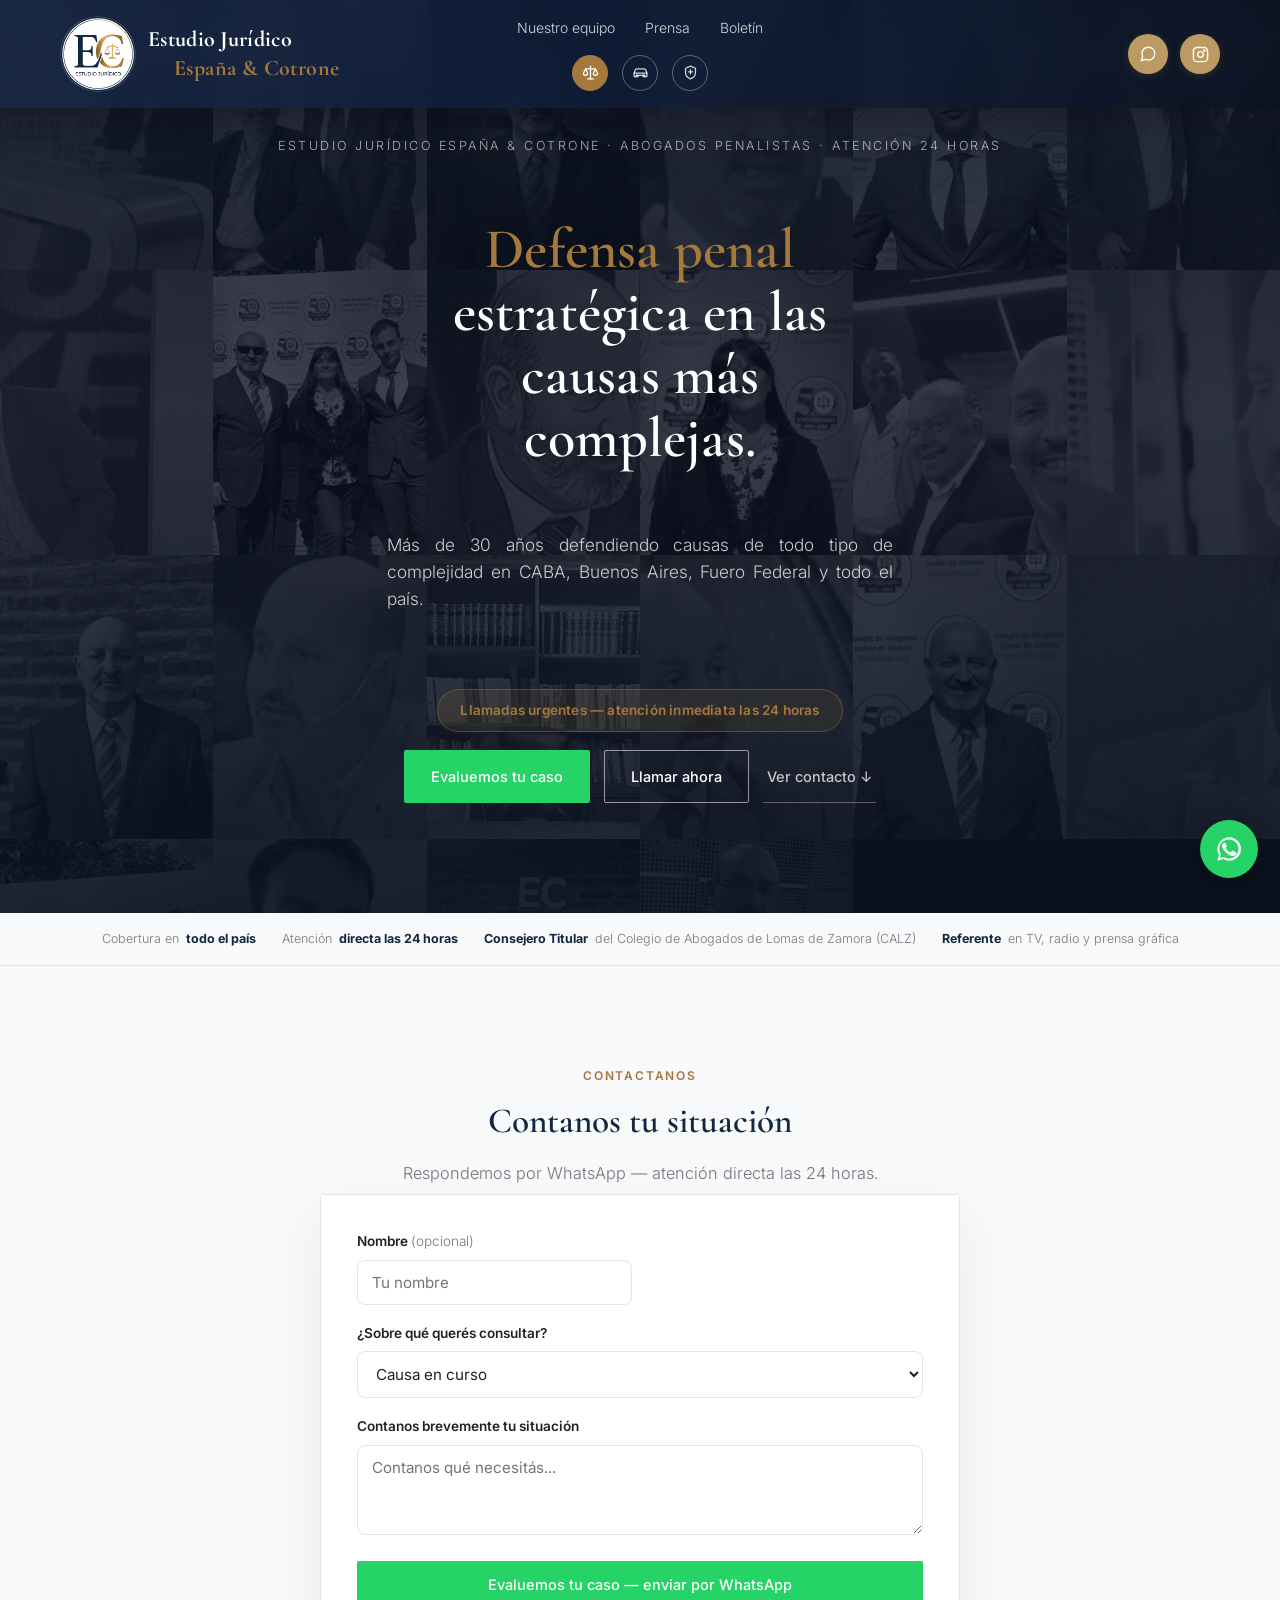
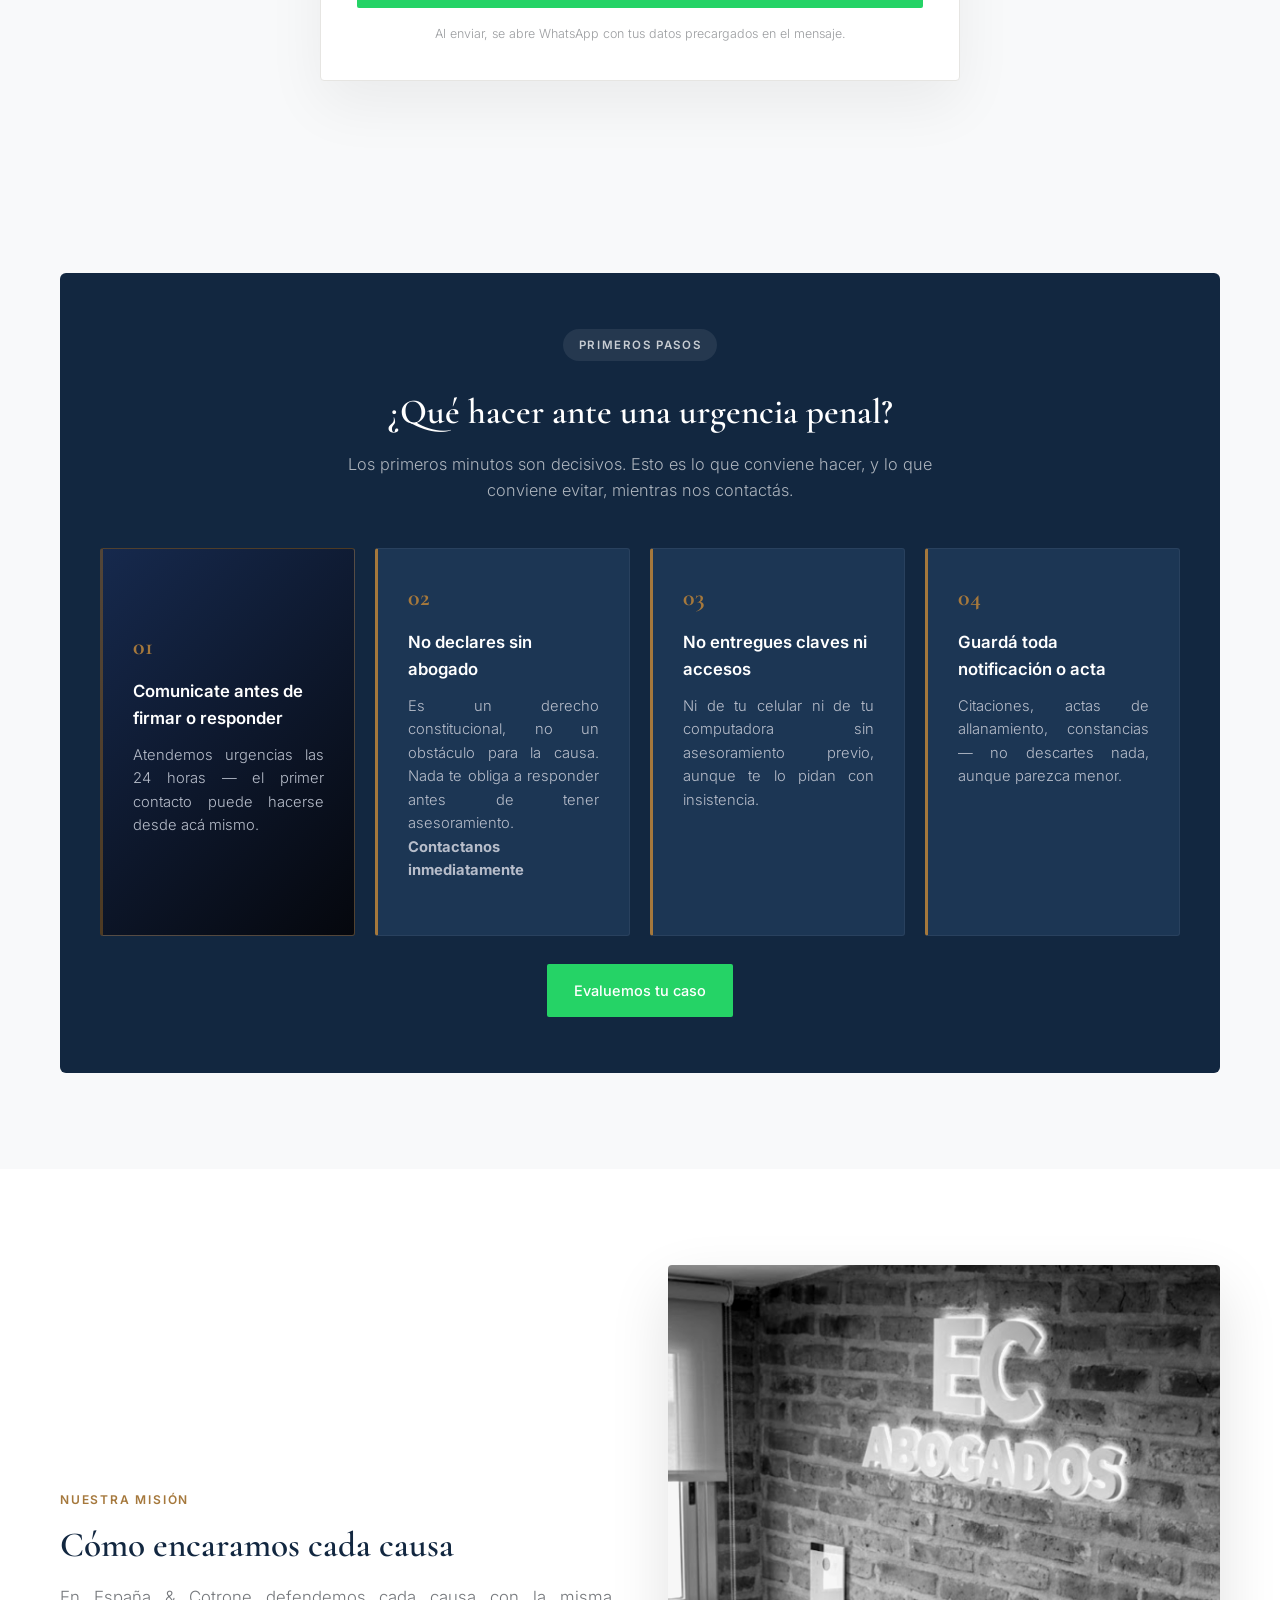
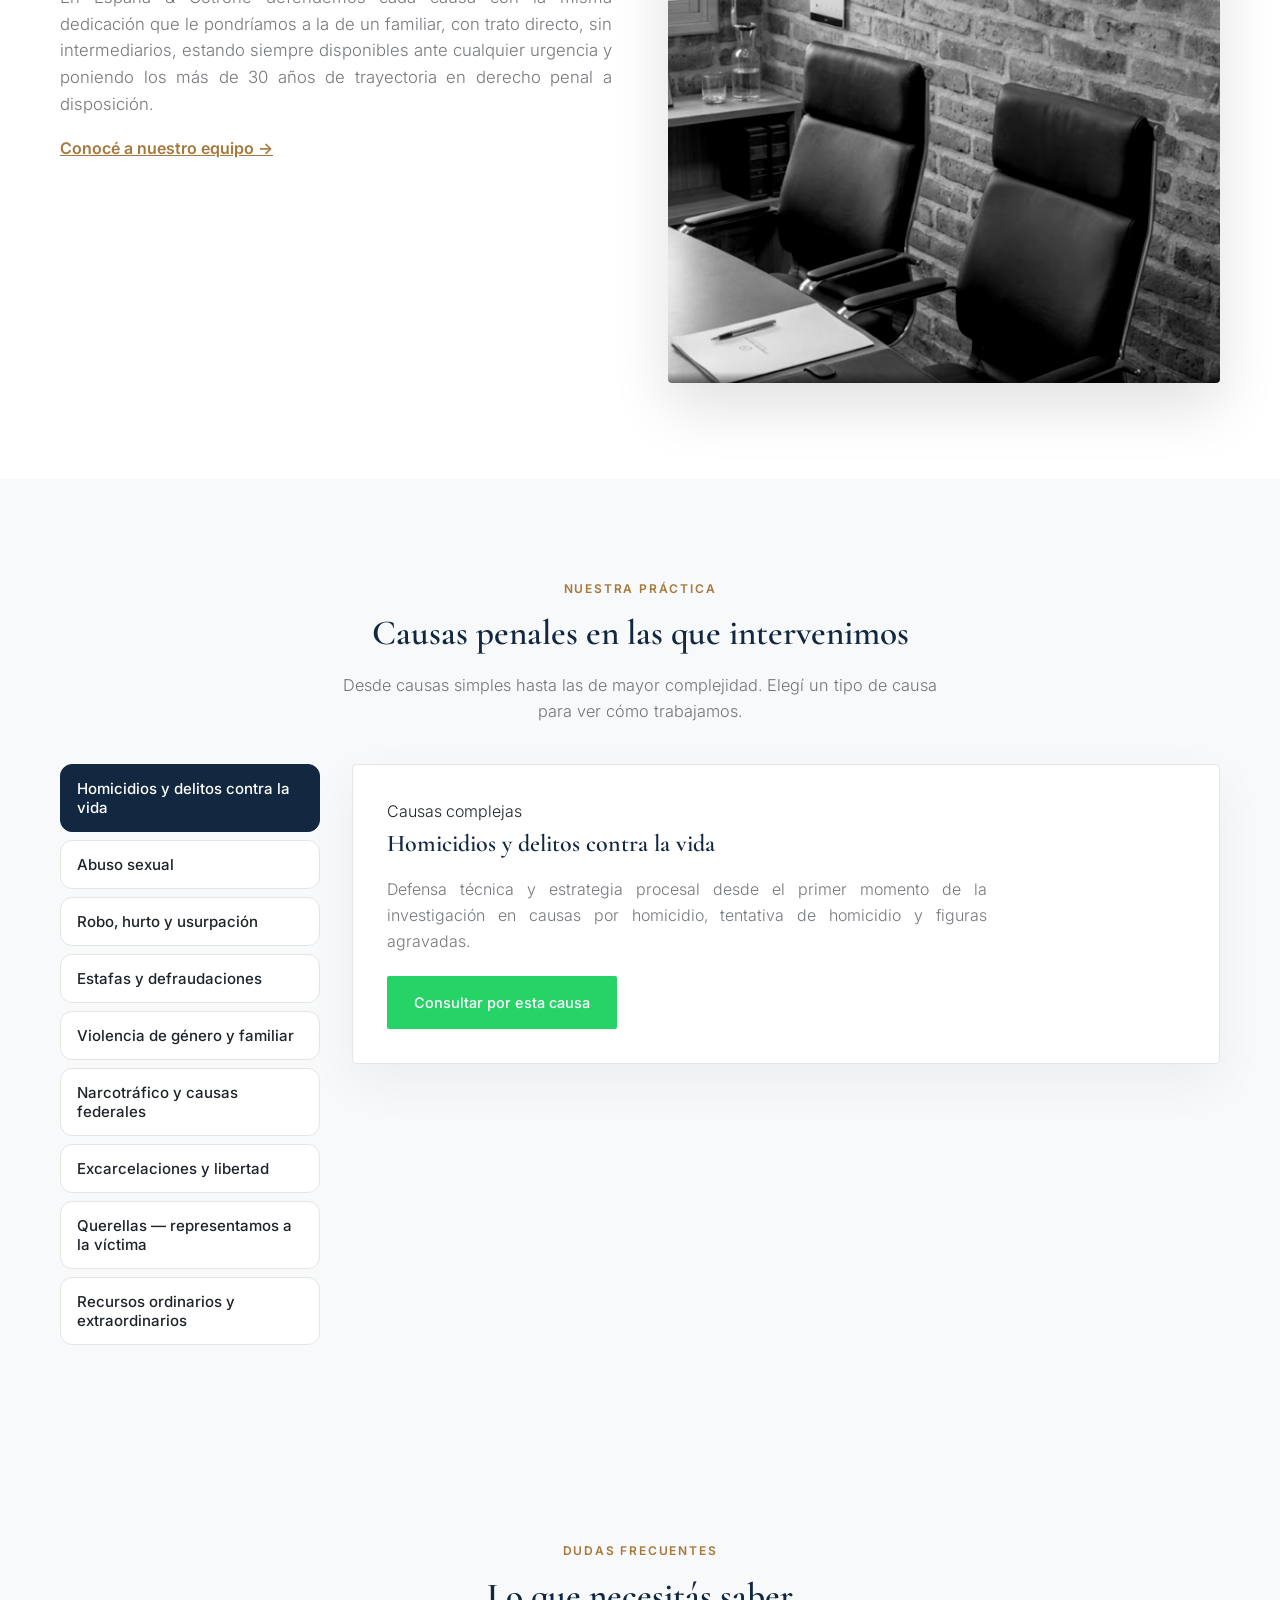
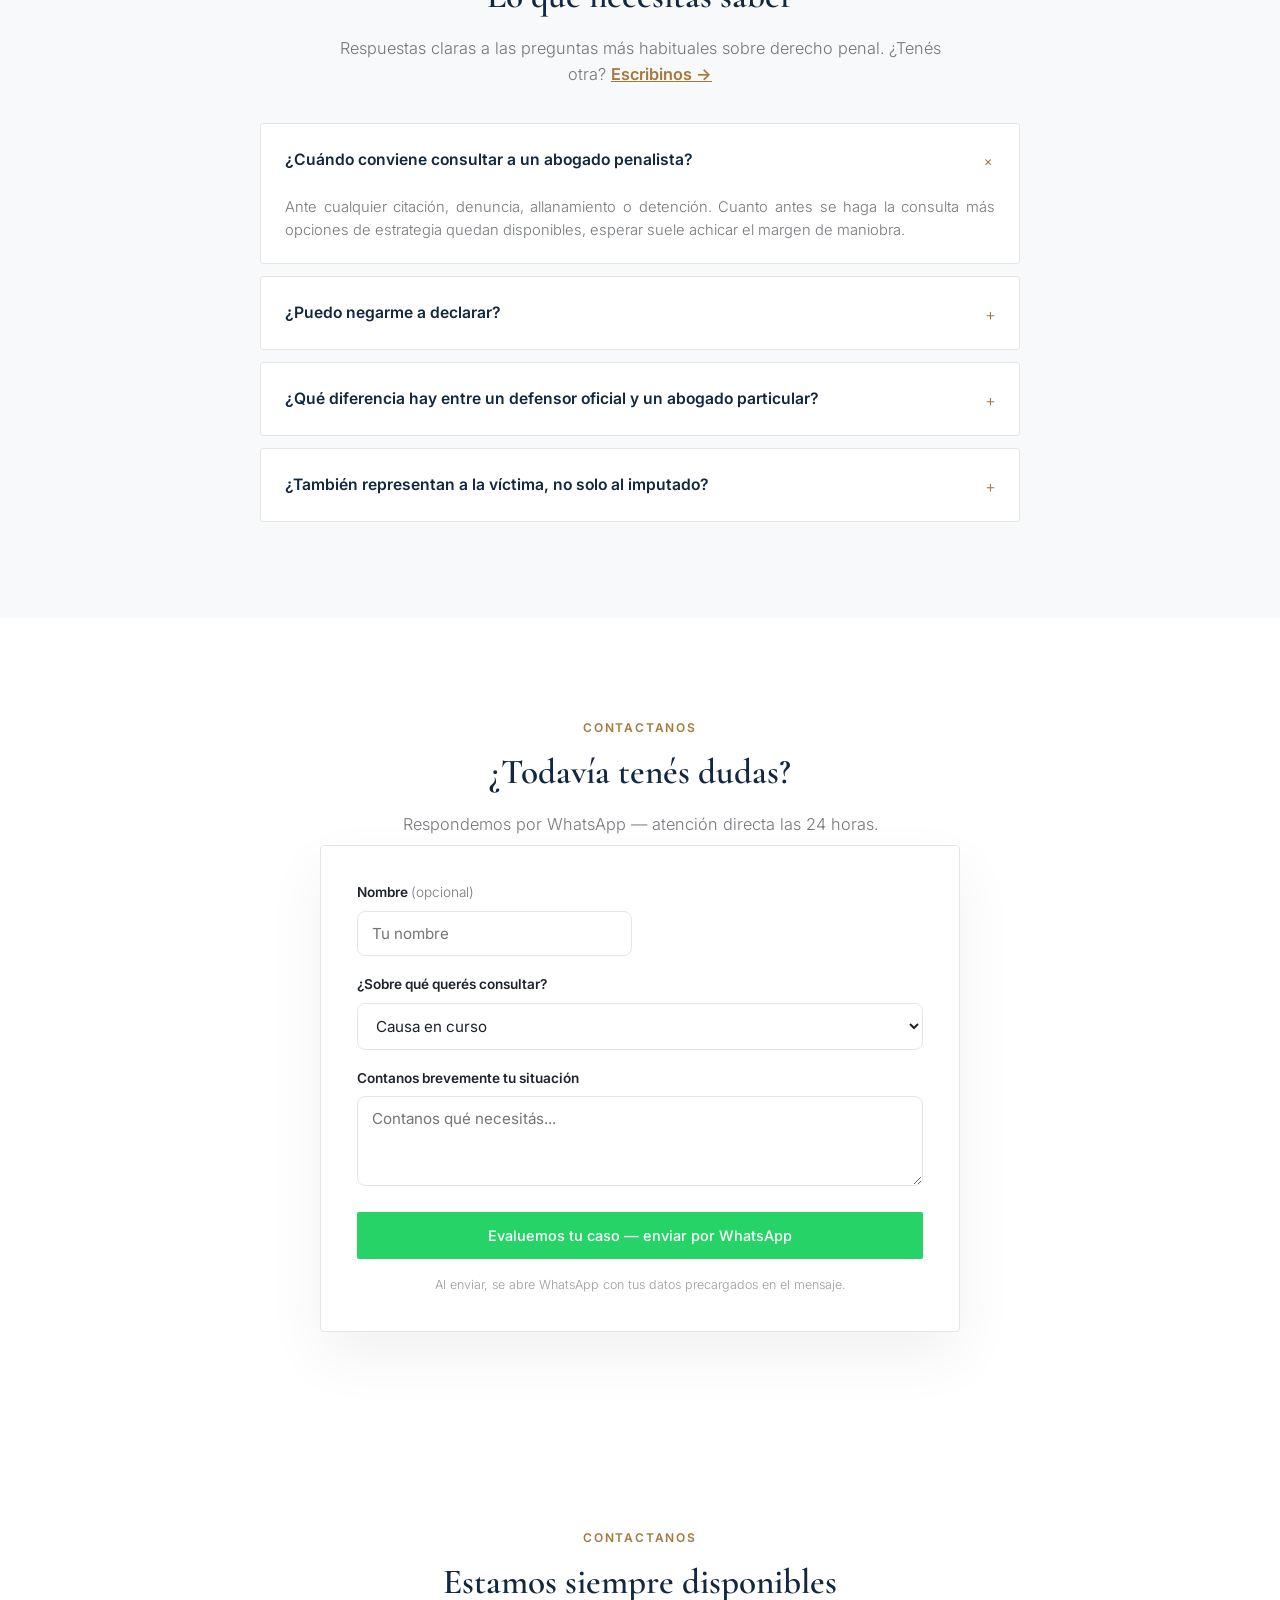
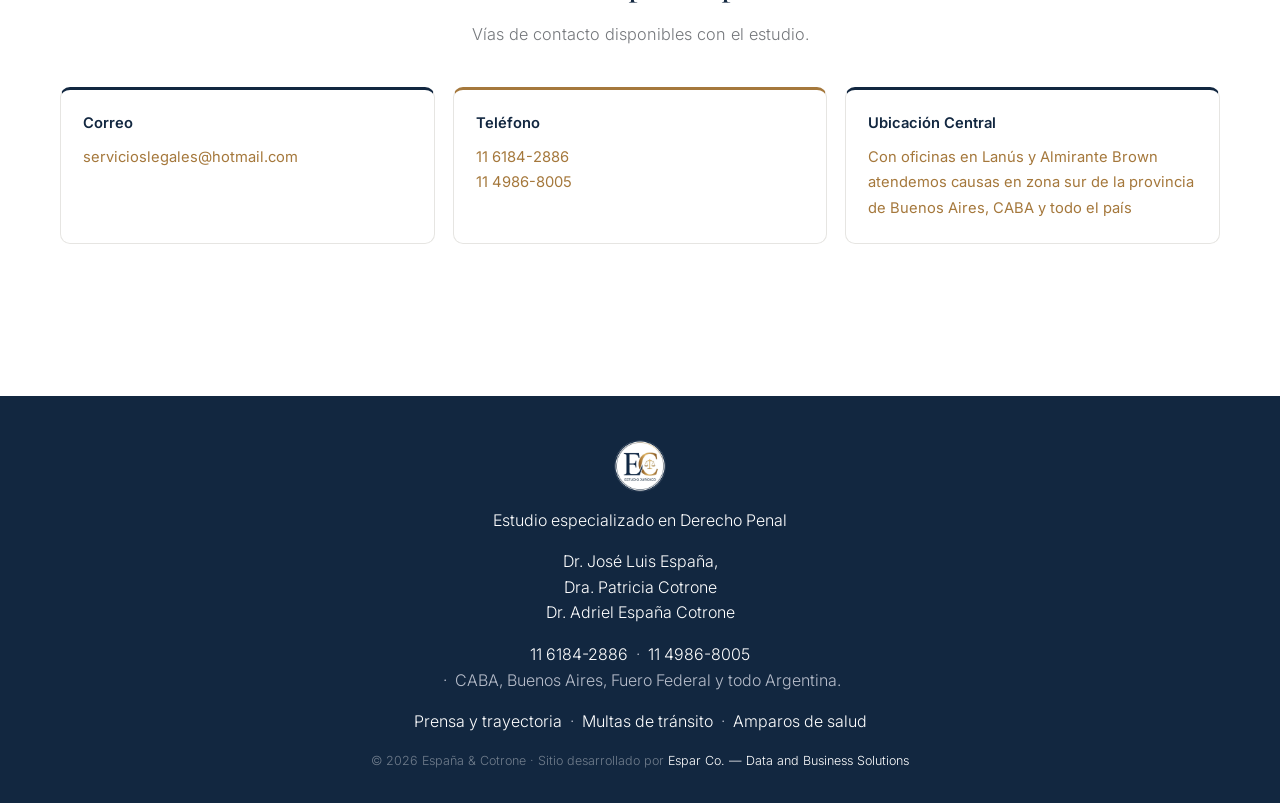
<file: index.html>
<!DOCTYPE html>
<html lang="es-AR">
<head>
<meta charset="UTF-8">
<meta name="viewport" content="width=device-width, initial-scale=1.0">
<title>Estudio Jurídico España & Cotrone | Dr. José Luis España — Abogado Penalista</title>

<!-- SEO básico -->
<meta name="description" content="Dr. José Luis España — Abogado penalista con más de 30 años de trayectoria y referente en medios de prensa. Presidente del Foro Nacional de Abogados Penalistas. Defensas penales complejas en CABA, Buenos Aires y Fuero Federal. Númerosos casos de éxito.">
<meta name="robots" content="index, follow">
<link rel="canonical" href="https://espanacotrone.com.ar/">

<!-- Open Graph (Facebook / Instagram / WhatsApp preview) -->
<meta property="og:type" content="website">
<meta property="og:locale" content="es_AR">
<meta property="og:title" content="Estudio Jurídico España & Cotrone | Dr. José Luis España — Abogado Penalista">
<meta property="og:description" content="Dr. José Luis España — Abogado penalista con más de 30 años de trayectoria y referente en medios de prensa. Defensas penales complejas en CABA, Buenos Aires y Fuero Federal.">

<!-- Open Graph (Facebook / Instagram / WhatsApp preview) -->
<meta property="og:type" content="website">
<meta property="og:locale" content="es_AR">
<meta property="og:title" content="Estudio Jurídico España Cotrone | Abogados Penalistas">
<meta property="og:description" content="Más de 30 años de trayectoria en derecho penal cubriendo homicidios, abuso sexual, estafas, usurpación, delitos federales y más. CABA, Buenos Aires y todo el país.">
<meta property="og:url" content="https://espanacotrone.com.ar/">
<meta property="og:image" content="https://espanacotrone.com.ar/Assets/og-image.jpg">
<!-- [PLACEHOLDER] Reemplazar por una imagen real de 1200x630px una vez que haya dominio -->

<!-- Twitter Card -->
<meta name="twitter:card" content="summary_large_image">
<meta name="twitter:title" content="España & Cotrone Abogados | Abogados Penalistas">
<meta name="twitter:description" content="Defensa penal en CABA, Buenos Aires, Fuero Federal y todo Argentina. Más de 30 años de trayectoria.">

<!-- Datos estructurados (schema.org) — ayuda a Google a entender qué es el sitio y dónde presta servicio -->
<script type="application/ld+json">
{
  "@context": "https://schema.org",
  "@type": "LegalService",
  "@id": "https://espanacotrone.com.ar/#legal-service",
  "name": "España & Cotrone Abogados",
  "alternateName": ["EC Abogados", "Estudio Jurídico España Cotrone", "Estudio Jurídico España & Cotrone"],
  "url": "https://espanacotrone.com.ar/",
  "logo": "https://espanacotrone.com.ar/Assets/logo-ec-white-disc.png",
  "telephone": "+5491161842886",
  "priceRange": "$$",
  "areaServed": [
    "Lomas de Zamora",
    "Lanús",
    "Adrogué",
    "Almirante Brown",
    "Quilmes",
    "Avellaneda",
    "Esteban Echeverría",
    "CABA",
    "Provincia de Buenos Aires",
    "Argentina"
  ],
  "description": "Estudio jurídico especializado en derecho penal en Argentina encabezado por el Dr. José Luis España, abogado penalista con más de 30 años de trayectoria y referente en medios de prensa, y la Dra. Patricia Cotrone.",
  "founder": [
    {
      "@type": "Person",
      "name": "José Luis España",
      "jobTitle": "Abogado Penalista",
      "description": "Abogado penalista con más de 30 años de trayectoria, referente en medios de prensa, socio fundador de España & Cotrone Abogados y Presidente del Foro Nacional de Abogados Penalistas."
    },
    {
      "@type": "Person",
      "name": "Patricia Cotrone",
      "jobTitle": "Abogada"
    }
  ],
  "sameAs": [
    "https://www.instagram.com/eycabogados/"
  ]
}
</script>

<!-- Datos estructurados FAQPage — preguntas frecuentes de derecho penal (sección #faq) -->
<script type="application/ld+json">
{
  "@context": "https://schema.org",
  "@type": "FAQPage",
  "mainEntity": [
    {
      "@type": "Question",
      "name": "¿Cuándo conviene consultar a un abogado penalista?",
      "acceptedAnswer": { "@type": "Answer", "text": "Ante cualquier citación, denuncia, allanamiento o detención. Cuanto antes se haga la consulta, más opciones de estrategia quedan disponibles — esperar suele achicar el margen de maniobra." }
    },
    {
      "@type": "Question",
      "name": "¿Puedo negarme a declarar?",
      "acceptedAnswer": { "@type": "Answer", "text": "Sí, es un derecho constitucional. No declarar no implica reconocer nada ni perjudica por sí solo el desarrollo del proceso." }
    },
    {
      "@type": "Question",
      "name": "¿Qué diferencia hay entre un defensor oficial y un abogado particular?",
      "acceptedAnswer": { "@type": "Answer", "text": "Ambos ejercen la defensa técnica. Un abogado particular de tu elección permite un seguimiento directo y personalizado del caso, con contacto continuo desde el primer momento." }
    },
    {
      "@type": "Question",
      "name": "¿También representan a la víctima, no solo al imputado?",
      "acceptedAnswer": { "@type": "Answer", "text": "Sí. Actuamos como parte querellante en causas por homicidio, abuso sexual, violaciones y otros delitos, patrocinando a la víctima o a sus familiares desde la denuncia hasta el juicio." }
    }
  ]
}
</script>

<!-- Favicon (logo EC oficial) -->
<link rel="icon" type="image/png" sizes="32x32" href="Assets/favicon-32.png">
<link rel="icon" type="image/png" sizes="16x16" href="Assets/favicon-16.png">
<link rel="apple-touch-icon" sizes="180x180" href="Assets/apple-touch-icon.png">
<link rel="icon" href="Assets/favicon.ico">

<!-- Tipografías -->
<link rel="preconnect" href="https://fonts.googleapis.com">
<link rel="preconnect" href="https://fonts.gstatic.com" crossorigin>
<link href="https://fonts.googleapis.com/css2?family=Cormorant+Garamond:wght@500;600;700&family=Inter:wght@300;400;500;600&display=swap" rel="stylesheet">

<!-- Estilos y comportamiento compartidos del sitio -->
<link rel="stylesheet" href="Assets/style.css?v=20260908a">

<!-- ============================================================
     [PLACEHOLDER] GOOGLE ANALYTICS 4 (GA4)
     Reemplazar G-XXXXXXXXXX por el ID real una vez creada la cuenta
     de Google Analytics. Necesario para medir tráfico y conversiones.
     ============================================================ -->
<!--
<script async src="https://www.googletagmanager.com/gtag/js?id=G-XXXXXXXXXX"></script>
<script>
  window.dataLayer = window.dataLayer || [];
  function gtag(){dataLayer.push(arguments);}
  gtag('js', new Date());
  gtag('config', 'G-XXXXXXXXXX');
</script>
-->

<!-- ============================================================
     [PLACEHOLDER] GOOGLE ADS - Etiqueta de conversión
     Reemplazar AW-XXXXXXXXX una vez creada la cuenta de Google Ads.
     El evento de conversión ya está disparado en Assets/site.js
     (función trackConversion) y en los botones de WhatsApp.
     ============================================================ -->
<!--
<script async src="https://www.googletagmanager.com/gtag/js?id=AW-XXXXXXXXX"></script>
<script>
  window.dataLayer = window.dataLayer || [];
  function gtag(){dataLayer.push(arguments);}
  gtag('js', new Date());
  gtag('config', 'AW-XXXXXXXXX');
</script>
-->

<!-- ============================================================
     [PLACEHOLDER] META PIXEL (Facebook / Instagram Ads)
     Reemplazar XXXXXXXXXXXXXXX una vez creado el Pixel en Meta
     Business Suite. Necesario para medir conversiones de Instagram Ads.
     ============================================================ -->
<!--
<script>
  !function(f,b,e,v,n,t,s)
  {if(f.fbq)return;n=f.fbq=function(){n.callMethod?
  n.callMethod.apply(n,arguments):n.queue.push(arguments)};
  if(!f._fbq)f._fbq=n;n.push=n;n.loaded=!0;n.version='2.0';
  n.queue=[];t=b.createElement(e);t.async=!0;
  t.src=v;s=b.getElementsByTagName(e)[0];
  s.parentNode.insertBefore(t,s)}(window, document,'script',
  'https://connect.facebook.net/en_US/fbevents.js');
  fbq('init', 'XXXXXXXXXXXXXXX');
  fbq('track', 'PageView');
</script>
-->
</head>
<body>

<header>
  <div class="nav-wrap">
    <a href="#" class="brand-mark">
      <img src="Assets/logo-ec-white-disc.png?v=20260821e" alt="Estudio Jurídico España Cotrone" class="brand-logo">
      <span class="brand-name">Estudio Jurídico<br><span class="brand-name-sub">España & Cotrone</span></span>
    </a>
    <nav class="links" id="mainNavLinks">
      <div class="nav-top">
        <a href="equipo/">Nuestro equipo</a>
        <a href="prensa/">Prensa</a>
        <a href="notas/">Boletín</a>
      </div>
      <div class="nav-icons">
        <a href="./" class="nav-icon is-active" aria-label="Defensas penales" title="Defensas penales"><svg viewBox="0 0 24 24" fill="none" stroke="currentColor" stroke-width="1.8" stroke-linecap="round" stroke-linejoin="round"><path d="M12 3v18"/><path d="M5 7h14"/><path d="M5 7l-3 6a3 3 0 0 0 6 0z"/><path d="M19 7l-3 6a3 3 0 0 0 6 0z"/><path d="M8 21h8"/></svg></a>
        <a href="infracciones/" class="nav-icon" aria-label="Infracciones de tránsito" title="Infracciones de tránsito"><svg viewBox="0 0 24 24" fill="none" stroke="currentColor" stroke-width="1.8" stroke-linecap="round" stroke-linejoin="round"><path d="M3 13l1.5-4.5A2 2 0 0 1 6.4 7h11.2a2 2 0 0 1 1.9 1.5L21 13"/><path d="M3 13h18v4a1 1 0 0 1-1 1h-1a1 1 0 0 1-1-1v-1H6v1a1 1 0 0 1-1 1H4a1 1 0 0 1-1-1z"/><circle cx="7.5" cy="17" r="1.2"/><circle cx="16.5" cy="17" r="1.2"/></svg></a>
        <a href="amparos-de-salud/" class="nav-icon" aria-label="Amparos de salud" title="Amparos de salud"><svg viewBox="0 0 24 24" fill="none" stroke="currentColor" stroke-width="1.8" stroke-linecap="round" stroke-linejoin="round"><path d="M12 3l7 3v6c0 4.5-3 7.5-7 9-4-1.5-7-4.5-7-9V6z"/><path d="M12 8v6"/><path d="M9 11h6"/></svg></a>
      </div>
    </nav>
    <div class="nav-actions">
      <button type="button" class="nav-toggle" aria-label="Abrir menú" aria-expanded="false" aria-controls="mainNavLinks"><span class="bars"><span></span><span></span><span></span></span></button>
      <a href="#contacto-mid" class="btn-icon-contact" aria-label="Contacto" title="Contacto"><svg viewBox="0 0 24 24" fill="none" stroke="currentColor" stroke-width="1.8" stroke-linecap="round" stroke-linejoin="round" style="width:18px;height:18px;"><path d="M21 11.5a8.38 8.38 0 0 1-.9 3.8 8.5 8.5 0 0 1-7.6 4.7 8.38 8.38 0 0 1-3.8-.9L3 21l1.9-5.7a8.38 8.38 0 0 1-.9-3.8 8.5 8.5 0 0 1 4.7-7.6 8.38 8.38 0 0 1 3.8-.9h.5a8.48 8.48 0 0 1 8 8v.5z"></path></svg></a>
      <a class="icon-btn" href="https://www.instagram.com/eycabogados/" target="_blank" rel="noopener" aria-label="Instagram">
        <svg viewBox="0 0 24 24" fill="none" stroke="currentColor" stroke-width="2" stroke-linecap="round" stroke-linejoin="round"><rect x="2" y="2" width="20" height="20" rx="5" ry="5"></rect><path d="M16 11.37A4 4 0 1 1 12.63 8 4 4 0 0 1 16 11.37z"></path><circle cx="17.5" cy="6.5" r="1"></circle></svg>
      </a>
    </div>
  </div>
</header>

<!-- Hero: mosaico de fotos reales de prensa de fondo, muy oscurecido — sin foto de stock ni retrato aislado -->
<div class="hero hero-mosaic">
  <div class="hero-mosaic-bg" aria-hidden="true">
    <img src="fotos/prensa/media-01.jpg?v=20260902h" alt="">
    <img src="fotos/prensa/bastidores-01.jpg?v=20260902h" alt="">
    <img src="fotos/Jose1-hero.jpg?v=20260902h" alt="">
    <img src="fotos/prensa/media-04.jpg?v=20260902h" alt="">
    <img src="fotos/Adriel1.jpg?v=20260902h" alt="">
    <img src="fotos/prensa/bastidores-02.jpg?v=20260902h" alt="">
    <img src="fotos/prensa/media-08.jpg?v=20260902h" alt="">
    <img src="fotos/Estudio.jpg?v=20260902h" alt="">
    <img src="fotos/prensa/media-02.jpg?v=20260902h" alt="">
    <img src="fotos/Patricia1.jpg?v=20260902h" alt="">
    <img src="fotos/prensa/bastidores-03.jpg?v=20260902h" alt="">
    <img src="fotos/prensa/media-05.jpg?v=20260902h" alt="">
    <img src="fotos/Jose1.jpg?v=20260902h" alt="">
    <img src="fotos/prensa/media-03.jpg?v=20260902h" alt="">
    <img src="fotos/Estudio-biblioteca.jpg?v=20260902h" alt="">
    <img src="fotos/prensa/media-06.jpg?v=20260902h" alt="">
    <img src="fotos/Jose3.jpg?v=20260902h" alt="">
    <img src="fotos/prensa/media-07.jpg?v=20260902h" alt="">
    <img src="fotos/Estudio2.jpg?v=20260902h" alt="">
    <img src="fotos/Adriel.jpg?v=20260902h" alt="">
    <img src="fotos/Estudio-cartel.jpg?v=20260902h" alt="">
    <img src="fotos/Jose.jpg?v=20260902h" alt="">
  </div>
  <div class="hero-mosaic-overlay" aria-hidden="true"></div>
  <div class="hero-inner hero-inner-center">
    <div class="kicker">Estudio Jurídico España & Cotrone · Abogados Penalistas · Atención 24 horas</div>
    <h1><span style="color:var(--accent);">Defensa penal</span> estratégica en las causas más complejas.</h1>
    <p class="hero-lead">Más de 30 años defendiendo causas de todo tipo de complejidad en CABA, Buenos Aires, Fuero Federal y todo el país.</p>
    <div class="hero-cta">
      <div class="hero-urgent-badge">Llamadas urgentes — atención inmediata las 24 horas</div>
      <div class="hero-cta-buttons">
        <a class="btn btn-whatsapp" href="https://wa.me/5491161842886?text=Hola%2C%20quiero%20hacer%20una%20consulta" target="_blank" rel="noopener" onclick="trackConversion('whatsapp_hero')">Evaluemos tu caso</a>
        <a class="btn btn-outline-light" href="tel:+5491161842886" onclick="trackConversion('llamada_hero')">Llamar ahora</a>
        <a class="hero-text-link" href="#contacto-top">Ver contacto ↓</a>
      </div>
    </div>
  </div>
</div>


<div class="trust-strip">
  <span class="item">Cobertura en <b>todo el país</b></span>
  <span class="item">Atención <b>directa las 24 horas</b></span>
  <span class="item"><b>Consejero Titular</b>  del Colegio de Abogados de Lomas de Zamora (CALZ)</span>
  <span class="item"><b>Referente</b> en TV, radio y prensa gráfica</span>
</div>


<section id="contacto-top" style="background:var(--paper-soft);">
  <div class="section-inner narrow reveal">
    <div class="center">
      <div class="eyebrow">Contactanos</div>
      <h2 class="section-title">Contanos tu situación</h2>
      <p class="section-sub">Respondemos por WhatsApp — atención directa las 24 horas.</p>
    </div>
    <div class="form-card">
      <form id="contactoFormTop">
        <div class="field-row">
          <div class="field">
            <label for="top-nombre">Nombre <span style="font-weight:300; color:var(--muted);">(opcional)</span></label>
            <input type="text" id="top-nombre" placeholder="Tu nombre">
          </div>
        </div>
        <div class="field">
          <label for="top-area">¿Sobre qué querés consultar?</label>
          <select id="top-area">
            <option value="Derecho Penal — causa en curso">Causa en curso</option>
            <option value="Detención o urgencia penal">Detención / urgencia</option>
            <option value="Soy víctima — quiero consultar por una querella">Soy víctima</option>
            <option value="Excarcelación o libertad durante el proceso">Excarcelación</option>
            <option value="Infracciones de Tránsito y Faltas">Infracción de tránsito</option>
            <option value="Otra consulta">Otra consulta</option>
          </select>
        </div>
        <div class="field">
          <label for="top-detalle">Contanos brevemente tu situación</label>
          <textarea id="top-detalle" placeholder="Contanos qué necesitás..." rows="3"></textarea>
        </div>
        <button type="button" class="btn btn-whatsapp btn-block" onclick="enviarConsultaChips('top-', '5491161842886', 'Hola, quiero hacer una consulta.')">Evaluemos tu caso — enviar por WhatsApp</button>
        <div class="form-disclaimer">Al enviar, se abre WhatsApp con tus datos precargados en el mensaje.</div>
      </form>
    </div>
  </div>
</section>

<section id="urgencia" style="background:var(--paper-soft);">
  <div class="section-inner reveal">
    <div class="dark-panel">
      <div class="center">
        <span class="eyebrow-badge on-dark">Primeros pasos</span>
        <h2 class="section-title">¿Qué hacer ante una urgencia penal?</h2>
        <p class="section-sub" style="color:rgba(255,255,255,0.65);">Los primeros minutos son decisivos. Esto es lo que conviene hacer, y lo que conviene evitar, mientras nos contactás.</p>
      </div>
      <div class="steps-carousel-wrap">
        <div class="dark-grid steps-track" style="margin-top:36px;" id="stepsTrack">
          <div class="dark-card urgency-card featured">
            <span class="urgency-icon">01</span>
            <h3>Comunicate antes de firmar o responder</h3>
            <p>Atendemos urgencias las 24 horas — el primer contacto puede hacerse desde acá mismo.</p>
          </div>
          <div class="dark-card urgency-card">
            <span class="urgency-icon">02</span>
            <h3>No declares sin abogado</h3>
            <p>Es un derecho constitucional, no un obstáculo para la causa. Nada te obliga a responder antes de tener asesoramiento. <b>Contactanos inmediatamente</b></p>
          </div>
          <div class="dark-card urgency-card">
            <span class="urgency-icon">03</span>
            <h3>No entregues claves ni accesos</h3>
            <p>Ni de tu celular ni de tu computadora sin asesoramiento previo, aunque te lo pidan con insistencia.</p>
          </div>
          <div class="dark-card urgency-card">
            <span class="urgency-icon">04</span>
            <h3>Guardá toda notificación o acta</h3>
            <p>Citaciones, actas de allanamiento, constancias — no descartes nada, aunque parezca menor.</p>
          </div>
        </div>
      </div>
      <div class="steps-dots" id="stepsDots">
        <span class="dot is-active"></span><span class="dot"></span><span class="dot"></span><span class="dot"></span>
      </div>
      <p class="center" style="margin-top:28px;">
        <a class="btn btn-whatsapp" href="https://wa.me/5491161842886?text=Hola%2C%20tengo%20una%20urgencia%20y%20necesito%20hablar%20con%20un%20abogado" target="_blank" rel="noopener" onclick="trackConversion('whatsapp_urgencia')">Evaluemos tu caso</a>
      </p>
    </div>
  </div>
</section>

<section id="Sobre-nosotros">
  <div class="section-inner reveal">
    <div class="two-col">
      <div class="mission-text">
        <div class="eyebrow">Nuestra misión</div>
        <h2 class="section-title">Cómo encaramos cada causa</h2>
        <p>En España & Cotrone defendemos cada causa con la misma dedicación que le pondríamos a la de un familiar, con trato directo, sin intermediarios, estando siempre disponibles ante cualquier urgencia y poniendo los más de 30 años de trayectoria en derecho penal a disposición.</p>
        <a href="equipo/" style="color:var(--accent); font-weight:600;">Conocé a nuestro equipo →</a></p>
      </div>
      <img class="mission-photo" src="fotos/estudio-cartel1.jpg?v=20260903b" alt="Sala de reuniones de España & Cotrone">
    </div>
  </div>
</section>

<section id="causas" style="background:var(--paper-soft);">
  <div class="section-inner reveal">
    <div class="center">
      <div class="eyebrow">Nuestra práctica</div>
      <h2 class="section-title">Causas penales en las que intervenimos</h2>
      <p class="section-sub">Desde causas simples hasta las de mayor complejidad. Elegí un tipo de causa para ver cómo trabajamos.</p>
    </div>
    <div class="causas-wrap">
      <select class="causa-select" aria-label="Elegí un tipo de causa">
        <option value="p-homicidios" selected>Homicidios y delitos contra la vida</option>
        <option value="p-abuso">Abuso sexual</option>
        <option value="p-propiedad">Robo, hurto y usurpación</option>
        <option value="p-estafa">Estafas y defraudaciones</option>
        <option value="p-genero">Violencia de género y familiar</option>
        <option value="p-federal">Narcotráfico y causas federales</option>
        <option value="p-libertad">Excarcelaciones y libertad</option>
        <option value="p-querella">Querellas — representamos a la víctima</option>
        <option value="p-recursos">Recursos ordinarios y extraordinarios</option>
      </select>
      <div class="causa-tabs" role="tablist">
        <button class="causa-tab is-active" data-target="p-homicidios" role="tab" aria-selected="true">Homicidios y delitos contra la vida</button>
        <button class="causa-tab" data-target="p-abuso" role="tab" aria-selected="false">Abuso sexual</button>
        <button class="causa-tab" data-target="p-propiedad" role="tab" aria-selected="false">Robo, hurto y usurpación</button>
        <button class="causa-tab" data-target="p-estafa" role="tab" aria-selected="false">Estafas y defraudaciones</button>
        <button class="causa-tab" data-target="p-genero" role="tab" aria-selected="false">Violencia de género y familiar</button>
        <button class="causa-tab" data-target="p-federal" role="tab" aria-selected="false">Narcotráfico y causas federales</button>
        <button class="causa-tab" data-target="p-libertad" role="tab" aria-selected="false">Excarcelaciones y libertad</button>
        <button class="causa-tab" data-target="p-querella" role="tab" aria-selected="false">Querellas — representamos a la víctima</button>
        <button class="causa-tab" data-target="p-recursos" role="tab" aria-selected="false">Recursos ordinarios y extraordinarios</button>
      </div>
      <div class="causa-panels">
        <div class="causa-panel is-active" id="p-homicidios">
          <span class="case-tag">Causas complejas</span>
          <h3>Homicidios y delitos contra la vida</h3>
          <p>Defensa técnica y estrategia procesal desde el primer momento de la investigación en causas por homicidio, tentativa de homicidio y figuras agravadas. </p>
          <a class="btn btn-whatsapp" href="https://wa.me/5491161842886?text=Hola%2C%20necesito%20una%20consulta%20por%20una%20causa%20de%20homicidio" target="_blank" rel="noopener" onclick="trackConversion('causa_homicidios')">Consultar por esta causa</a>
        </div>
        <div class="causa-panel" id="p-abuso">
          <span class="case-tag">Causas complejas</span>
          <h3>Abuso sexual y violaciones</h3>
          <p>Patrocinio con máxima reserva y sensibilidad, tanto en la defensa del imputado como en el patrocinio a la víctima que decide denunciar. Evaluamos la prueba, las pericias y la estrategia procesal más adecuada para cada etapa de la causa.</p>
          <a class="btn btn-whatsapp" href="https://wa.me/5491161842886?text=Hola%2C%20necesito%20una%20consulta%20por%20una%20causa%20de%20abuso%20sexual" target="_blank" rel="noopener" onclick="trackConversion('causa_abuso')">Consultar por esta causa</a>
        </div>
        <div class="causa-panel" id="p-propiedad">
          <span class="case-tag">Causas simples y complejas</span>
          <h3>Robo, hurto y usurpación</h3>
          <p>Defensa en causas por robo, hurto, daños y usurpación de inmuebles, desde el inicio de la investigación hasta la resolución del proceso. </p>
          <a class="btn btn-whatsapp" href="https://wa.me/5491161842886?text=Hola%2C%20necesito%20una%20consulta%20por%20un%20robo%20o%20una%20usurpaci%C3%B3n" target="_blank" rel="noopener" onclick="trackConversion('causa_propiedad')">Consultar por esta causa</a>
        </div>
        <div class="causa-panel" id="p-estafa">
          <span class="case-tag">Causas simples y complejas</span>
          <h3>Estafas y defraudaciones</h3>
          <p>Evaluación técnica de los elementos constitutivos del tipo penal, y defensa procesal considerando las distintas alternativas de resolución del conflicto.</p>
          <a class="btn btn-whatsapp" href="https://wa.me/5491161842886?text=Hola%2C%20necesito%20una%20consulta%20por%20una%20estafa%20o%20defraudaci%C3%B3n" target="_blank" rel="noopener" onclick="trackConversion('causa_estafas')">Consultar por esta causa</a>
        </div>
        <div class="causa-panel" id="p-genero">
          <span class="case-tag">Atención prioritaria</span>
          <h3>Violencia de género y familiar</h3>
          <p>Asesoramiento y patrocinio en causas de violencia de género y familiar, tanto en el fuero penal como en las medidas de protección conexas. Actuamos con la celeridad que estos casos requieren.</p>
          <a class="btn btn-whatsapp" href="https://wa.me/5491161842886?text=Hola%2C%20necesito%20una%20consulta%20por%20violencia%20de%20g%C3%A9nero%20o%20familiar" target="_blank" rel="noopener" onclick="trackConversion('causa_genero')">Consultar por esta causa</a>
        </div>
        <div class="causa-panel" id="p-federal">
          <span class="case-tag">Fuero Federal</span>
          <h3>Narcotráfico y causas federales</h3>
          <p>Defensa en causas de competencia federal — narcotráfico, contrabando, delitos económicos y demás — con conocimiento de la dinámica propia de este fuero y de sus tiempos procesales.</p>
          <a class="btn btn-whatsapp" href="https://wa.me/5491161842886?text=Hola%2C%20necesito%20una%20consulta%20por%20una%20causa%20federal" target="_blank" rel="noopener" onclick="trackConversion('causa_federal')">Consultar por esta causa</a>
        </div>
        <div class="causa-panel" id="p-libertad">
          <span class="case-tag">Libertad durante el proceso</span>
          <h3>Excarcelaciones y eximición/exención de prisión</h3>
          <p>Presentaciones para obtener o mantener la libertad durante el proceso apenas se dan las condiciones legales.</p>
          <a class="btn btn-whatsapp" href="https://wa.me/5491161842886?text=Hola%2C%20necesito%20una%20consulta%20por%20una%20excarcelaci%C3%B3n" target="_blank" rel="noopener" onclick="trackConversion('causa_libertad')">Consultar por esta causa</a>
        </div>
        <div class="causa-panel" id="p-querella">
          <span class="case-tag">Parte querellante</span>
          <h3>Querellas — representamos a la víctima</h3>
          <p>Patrocinio a la parte damnificada en causas penales de cualquier tipo, desde la constitución como querellante hasta el juicio oral, para que la víctima tenga una voz activa y no solo la de la fiscalía.</p>
          <a class="btn btn-whatsapp" href="https://wa.me/5491161842886?text=Hola%2C%20necesito%20una%20consulta%20por%20una%20querella" target="_blank" rel="noopener" onclick="trackConversion('causa_querellas')">Consultar por esta causa</a>
        </div>
        <div class="causa-panel" id="p-recursos">
          <span class="case-tag">Instancia superior</span>
          <h3>Recursos ordinarios y extraordinarios</h3>
          <p>Impugnación de resoluciones ante instancias superiores, desde autos de procesamiento hasta sentencias de juicio oral.</p>
          <a class="btn btn-whatsapp" href="https://wa.me/5491161842886?text=Hola%2C%20necesito%20una%20consulta%20por%20un%20recurso%20o%20apelaci%C3%B3n" target="_blank" rel="noopener" onclick="trackConversion('causa_recursos')">Consultar por esta causa</a>
        </div>
      </div>
    </div>
   </div>
</section>


<section id="faq" style="background:var(--paper-soft);">
  <div class="section-inner narrow reveal">
    <div class="center">
      <div class="eyebrow">Dudas frecuentes</div>
      <h2 class="section-title">Lo que necesitás saber</h2>
      <p class="section-sub">Respuestas claras a las preguntas más habituales sobre derecho penal. ¿Tenés otra? <a href="https://wa.me/5491161842886?text=Hola%2C%20tengo%20una%20consulta" target="_blank" rel="noopener" style="color:var(--accent); font-weight:600;">Escribinos →</a></p>
    </div>
    <div class="faq-list">
      <details class="faq-item" open>
        <summary>¿Cuándo conviene consultar a un abogado penalista?</summary>
        <p>Ante cualquier citación, denuncia, allanamiento o detención. Cuanto antes se haga la consulta más opciones de estrategia quedan disponibles, esperar suele achicar el margen de maniobra.</p>
      </details>
      <details class="faq-item">
        <summary>¿Puedo negarme a declarar?</summary>
        <p>Sí, es un derecho constitucional. No declarar no implica reconocer nada ni perjudica el desarrollo del proceso.</p>
      </details>
      <details class="faq-item">
        <summary>¿Qué diferencia hay entre un defensor oficial y un abogado particular?</summary>
        <p>Ambos ejercen la defensa técnica. Un <b>abogado particular de tu elección permite un seguimiento directo y personalizado</b> del caso con contacto continuo desde el primer momento, mientras que un <b>defensor oficial toma cientos de causas por año</b> y debe atenderlas todas, lo que dificulta personalizar e individualizar la defensa.</p>
      </details>
      <details class="faq-item">
        <summary>¿También representan a la víctima, no solo al imputado?</summary>
        <p>Sí. Actuamos como parte querellante en causas por homicidio, abuso sexual, violaciones y otros delitos, patrocinando a la víctima o a sus familiares desde la denuncia hasta el juicio.</p>
      </details>
    </div>
  </div>
</section>


<section id="contacto-mid">
  <div class="section-inner narrow reveal">
    <div class="center">
      <div class="eyebrow">Contactanos</div>
      <h2 class="section-title">¿Todavía tenés dudas?</h2>
      <p class="section-sub">Respondemos por WhatsApp — atención directa las 24 horas.</p>
    </div>
    <div class="form-card">
      <form id="contactoFormMid">
        <div class="field-row">
          <div class="field">
            <label for="mid-nombre">Nombre <span style="font-weight:300; color:var(--muted);">(opcional)</span></label>
            <input type="text" id="mid-nombre" placeholder="Tu nombre">
          </div>
        </div>
        <div class="field">
          <label for="mid-area">¿Sobre qué querés consultar?</label>
          <select id="mid-area">
            <option value="Derecho Penal — causa en curso">Causa en curso</option>
            <option value="Detención o urgencia penal">Detención / urgencia</option>
            <option value="Soy víctima — quiero consultar por una querella">Soy víctima</option>
            <option value="Excarcelación o libertad durante el proceso">Excarcelación</option>
            <option value="Infracciones de Tránsito y Faltas">Infracción de tránsito</option>
            <option value="Otra consulta">Otra consulta</option>
          </select>
        </div>
        <div class="field">
          <label for="mid-detalle">Contanos brevemente tu situación</label>
          <textarea id="mid-detalle" placeholder="Contanos qué necesitás..." rows="3"></textarea>
        </div>
        <button type="button" class="btn btn-whatsapp btn-block" onclick="enviarConsultaChips('mid-', '5491161842886', 'Hola, quiero hacer una consulta.')">Evaluemos tu caso — enviar por WhatsApp</button>
        <div class="form-disclaimer">Al enviar, se abre WhatsApp con tus datos precargados en el mensaje.</div>
      </form>
    </div>
  </div>
</section>

<section id="contacto">
  <div class="section-inner reveal">
    <div class="center">
      <div class="eyebrow">Contactanos</div>
      <h2 class="section-title">Estamos siempre disponibles</h2>
      <p class="section-sub">Vías de contacto disponibles con el estudio.</p>
    </div>
    <div class="contact-info-grid">
      <div class="contact-info-card">
        <h4>Correo</h4>
        <a href="mailto:servicioslegales@hotmail.com">servicioslegales@hotmail.com</a>
      </div>
      <div class="contact-info-card accent">
        <h4>Teléfono</h4>
        <a href="tel:+5491161842886">11 6184-2886<br></a>
        <a href="tel:+5491149868006">11 4986-8005<br></a>
      </div>
      <div class="contact-info-card">
        <h4>Ubicación Central</h4>
        <span>Con oficinas en Lanús y Almirante Brown atendemos causas en zona sur de la provincia de Buenos Aires, CABA y todo el país</span>
      </div>
    </div>

    
  </div>
</section>

<footer>
  <div class="footer-inner">
    <img src="Assets/logo-ec-white-disc.png?v=20260821e" alt="EC Abogados" class="footer-logo">
    <div><a href="#">Estudio especializado en Derecho Penal</a></div>
    <div><a href="equipo/">Dr. José Luis España, <br>Dra. Patricia Cotrone <br>Dr. Adriel España Cotrone</a></div>
    <div><a href="tel:+5491161842886">11 6184-2886</a> &nbsp;·&nbsp <a href="tel:+5491149868006">11 4986-8005<br></a> &nbsp;·&nbsp; CABA, Buenos Aires, Fuero Federal y todo Argentina.</div>
    <div><a href="prensa/">Prensa y trayectoria</a> &nbsp;·&nbsp; <a href="infracciones/">Multas de tránsito</a> &nbsp;·&nbsp; <a href="amparos-de-salud/">Amparos de salud</a></div>
    <div class="footer-fine">© 2026 España & Cotrone · Sitio desarrollado por <a href="https://arianacotrone.github.io/espar-co/">Espar Co. — Data and Business Solutions</a></div>
  </div>
</footer>

<a class="fab-whatsapp" href="https://wa.me/5491161842886?text=Hola%2C%20quiero%20hacer%20una%20consulta" target="_blank" rel="noopener" aria-label="Escribinos por WhatsApp" onclick="trackConversion('whatsapp_flotante')">
  <span class="fab-whatsapp-ring" aria-hidden="true"></span>
  <svg class="fab-whatsapp-icon" viewBox="0 0 24 24" fill="#fff"><path d="M17.5 14.4c-.3-.2-1.8-.9-2.1-1s-.5-.1-.7.1-.8 1-.9 1.2-.3.2-.6.1a7.9 7.9 0 0 1-2.3-1.4 8.6 8.6 0 0 1-1.6-2c-.2-.3 0-.5.1-.6l.4-.5.3-.4a.5.5 0 0 0 0-.5c-.1-.1-.7-1.6-.9-2.2s-.5-.5-.7-.5h-.6a1.1 1.1 0 0 0-.8.4 3.4 3.4 0 0 0-1 2.5 6 6 0 0 0 1.3 3.1 13.6 13.6 0 0 0 5.2 4.6c.7.3 1.3.5 1.7.6a4.1 4.1 0 0 0 1.9.1 3.1 3.1 0 0 0 2-1.4 2.5 2.5 0 0 0 .2-1.4c-.1-.1-.3-.2-.6-.3z"/><path d="M12 2a10 10 0 0 0-8.6 15L2 22l5.2-1.4A10 10 0 1 0 12 2zm0 18.2a8.2 8.2 0 0 1-4.2-1.2l-.3-.2-3.1.8.8-3-.2-.3a8.2 8.2 0 1 1 7 3.9z"/></svg>
  <span class="fab-whatsapp-text">Escribinos</span>
</a>

<script src="Assets/site.js?v=20260903c"></script>
<script>
  // Muestra el aviso de "formulario de multas" solo si se elige esa opción en el desplegable
  document.addEventListener('DOMContentLoaded', function () {
    var areaSelect = document.getElementById('area');
    var hint = document.getElementById('hintMultas');
    if (!areaSelect || !hint) return;
    function toggleHint() {
      hint.style.display = (areaSelect.value === 'Infracciones de Tránsito y Faltas') ? 'block' : 'none';
    }
    areaSelect.addEventListener('change', toggleHint);
    toggleHint();
  });
</script>

</body>
</html>
</file>
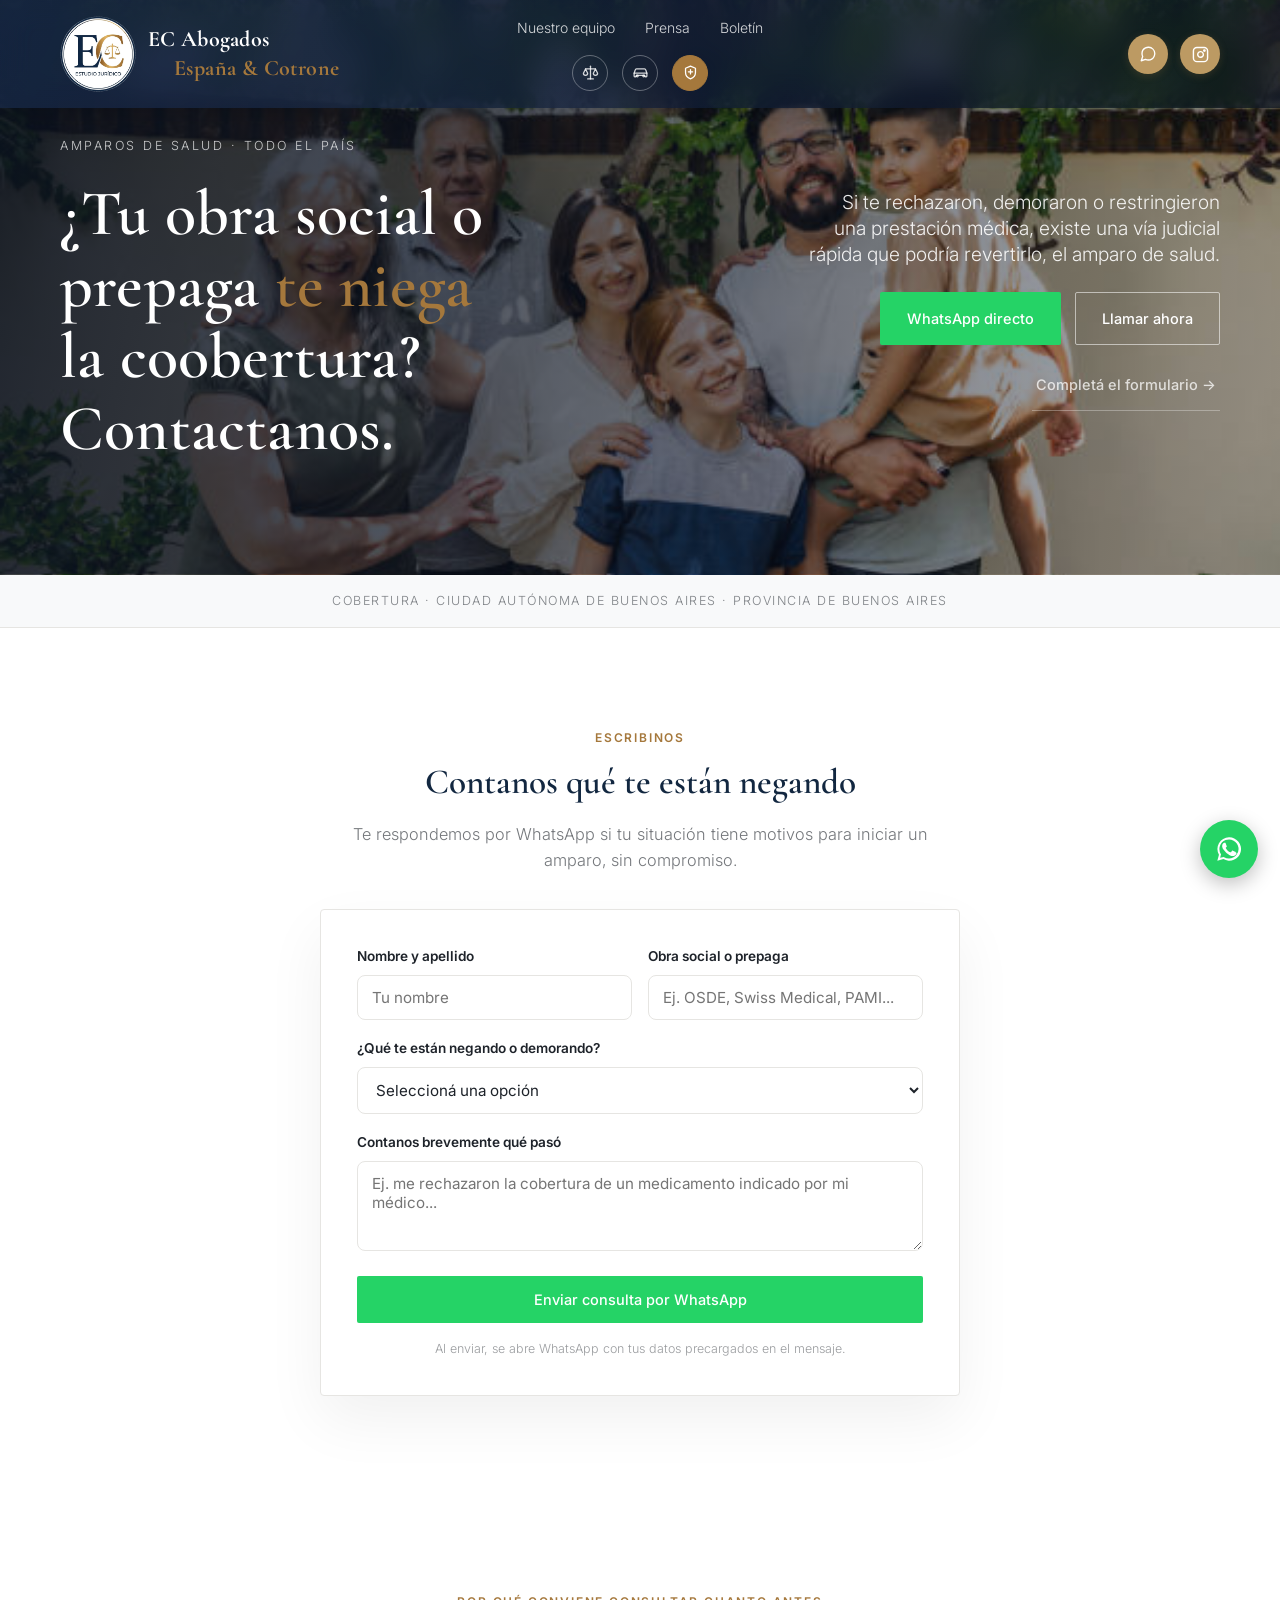
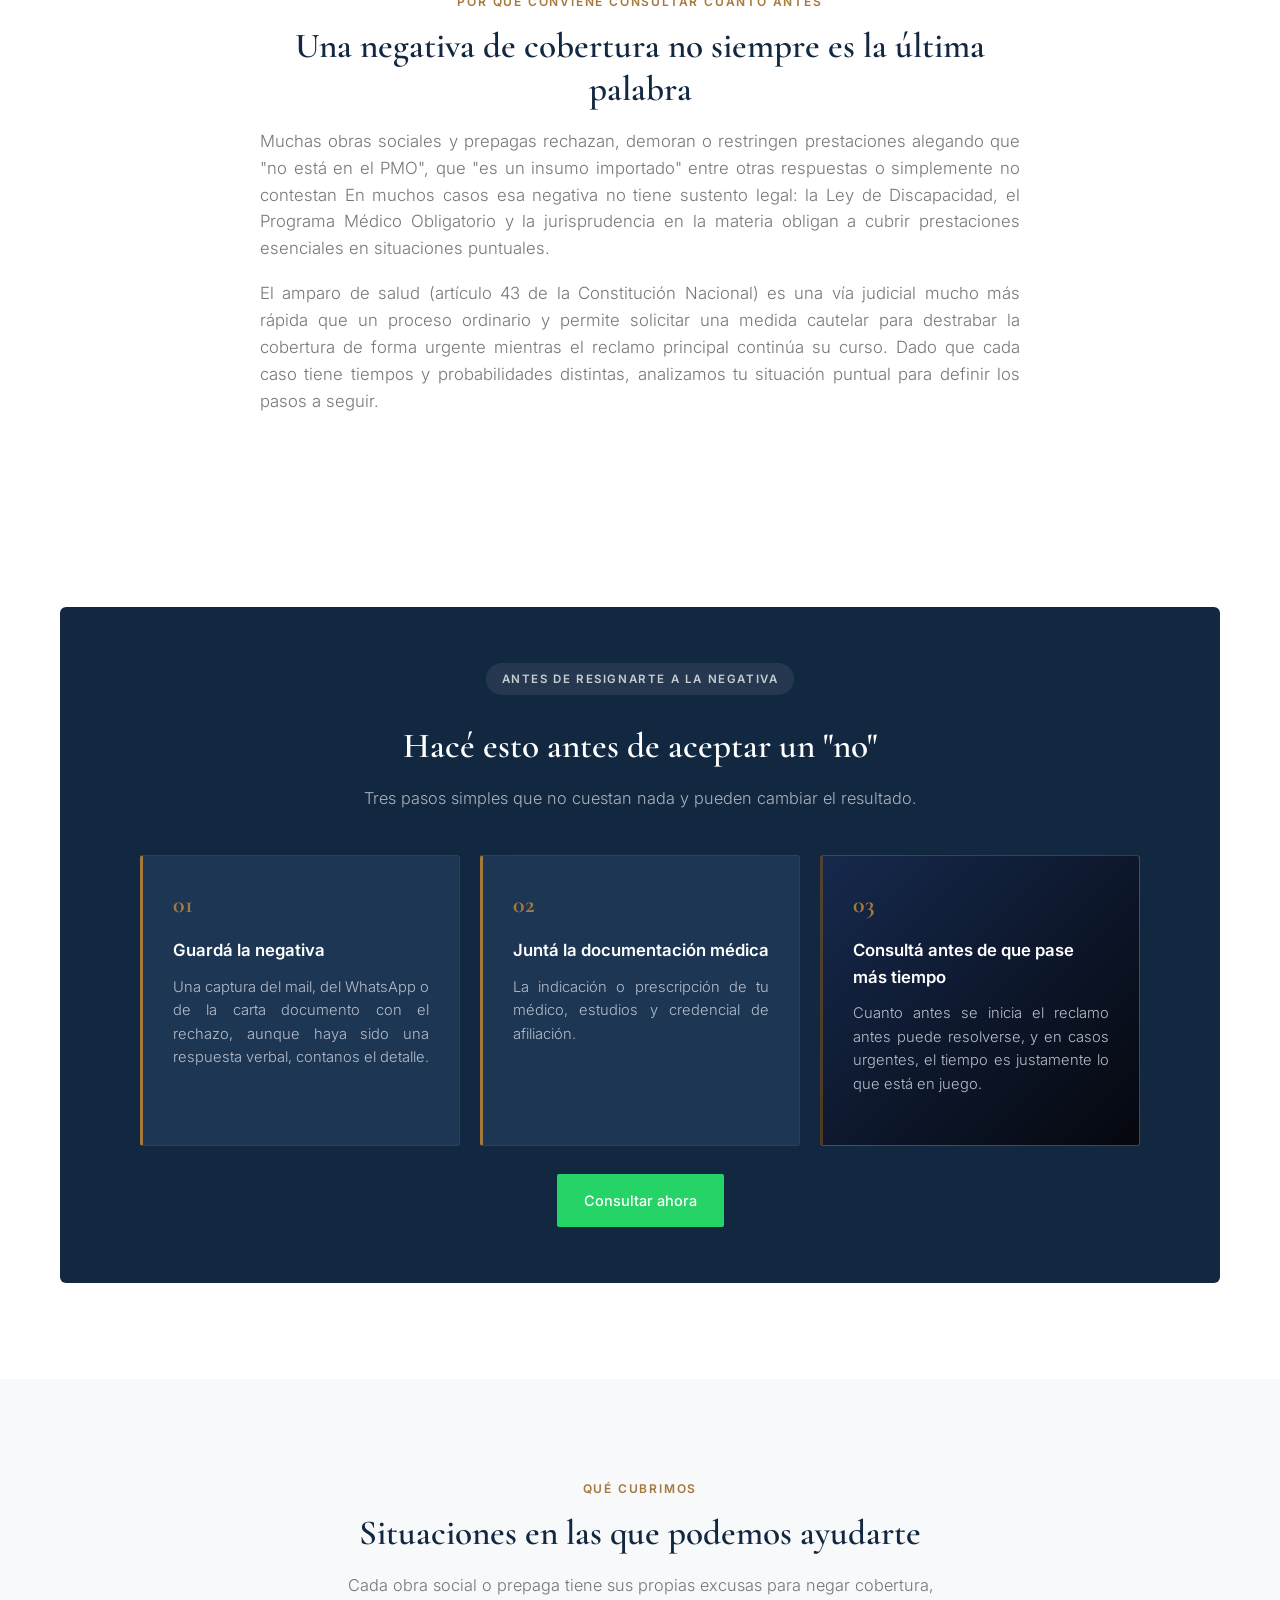
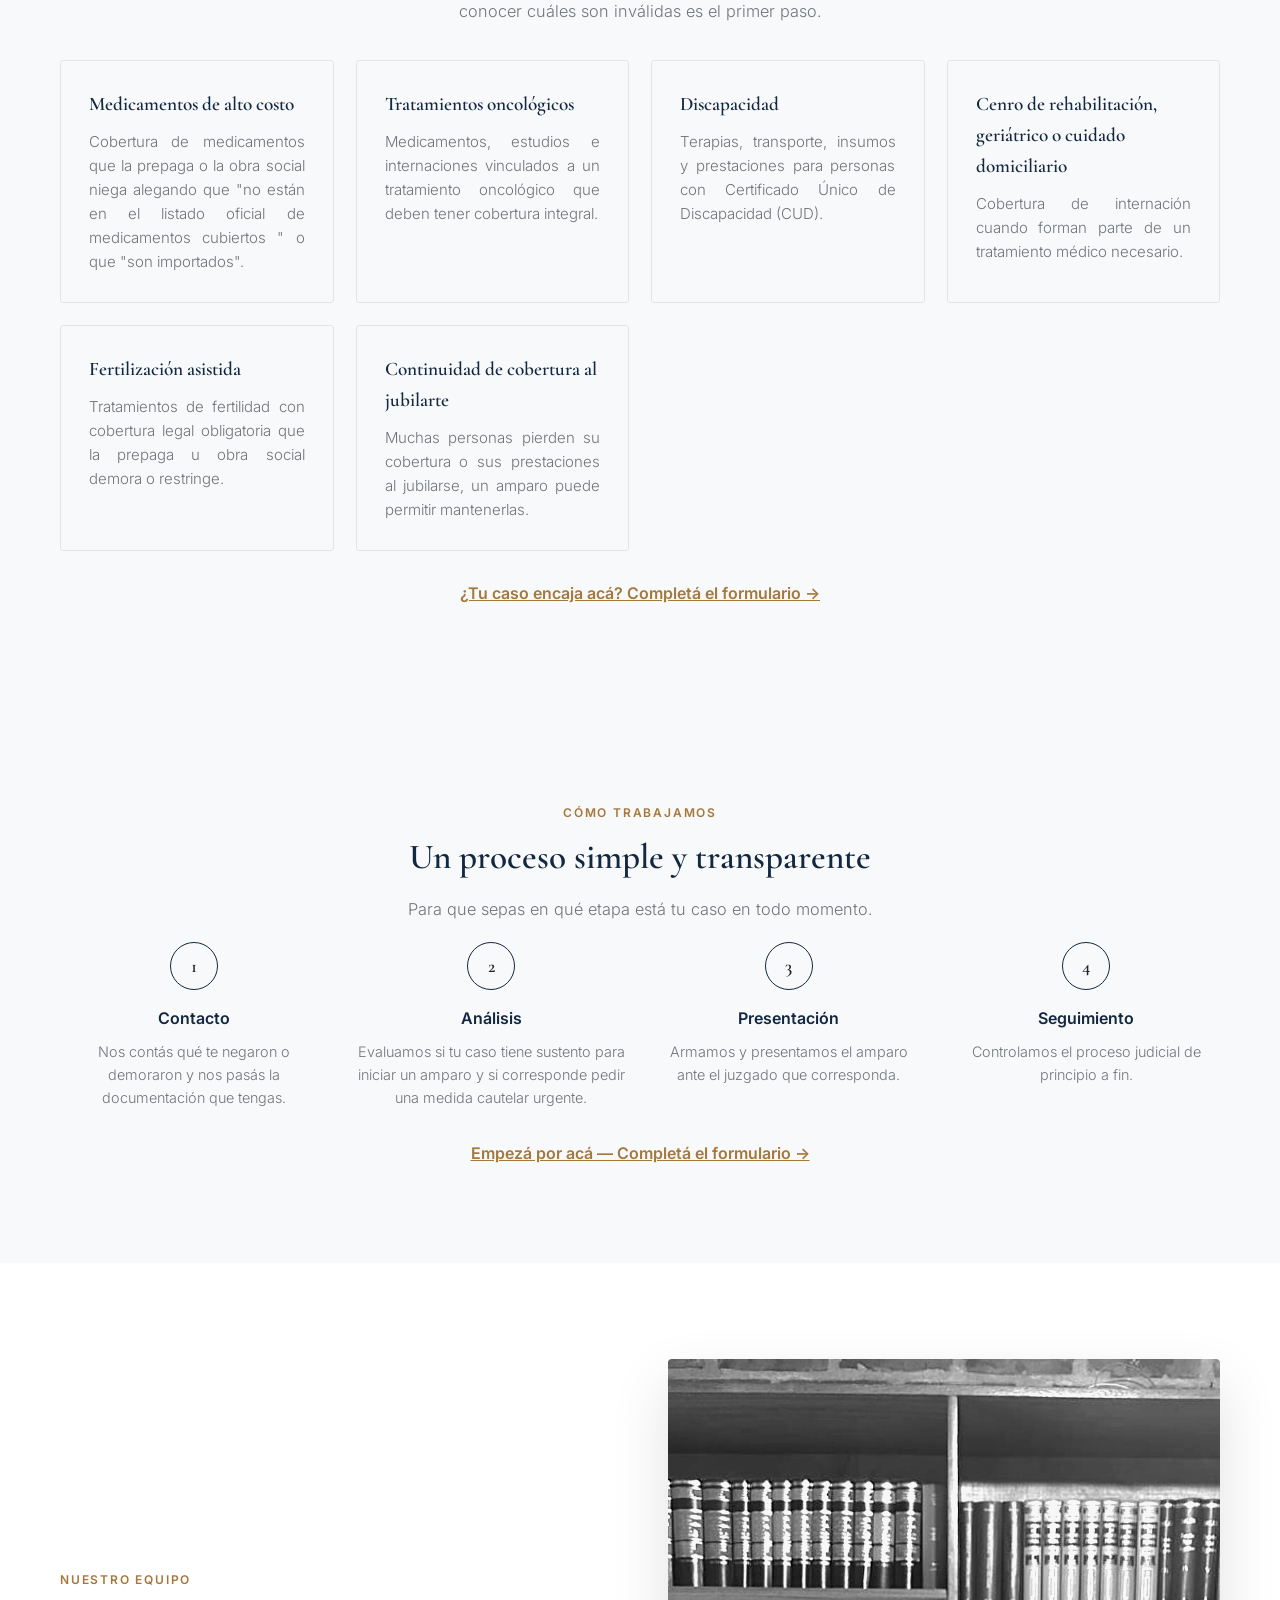
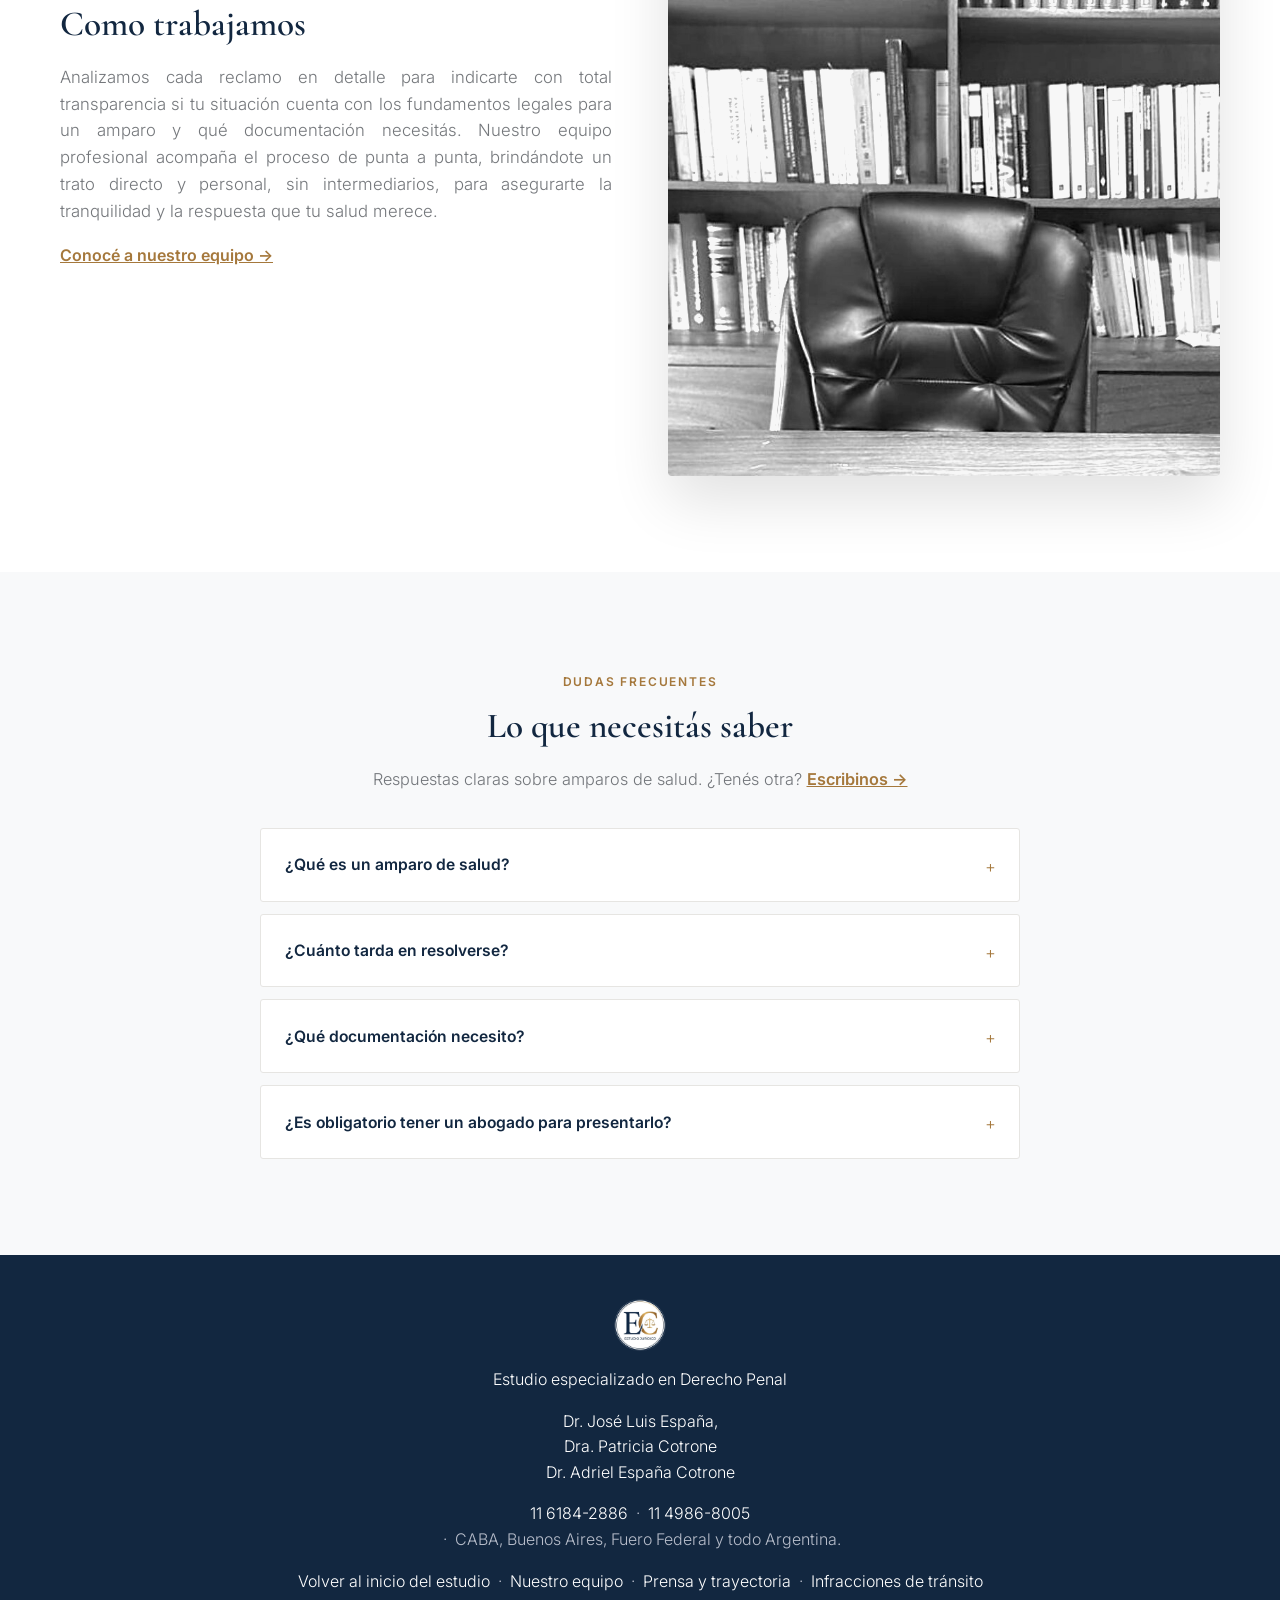
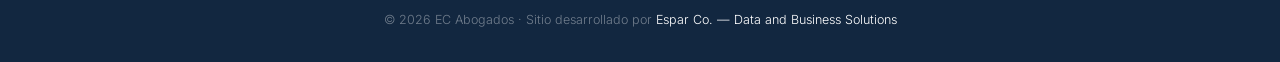
<file: amparos-de-salud/index.html>
<!DOCTYPE html>
<html lang="es-AR">
<head>
<meta charset="UTF-8">
<meta name="viewport" content="width=device-width, initial-scale=1.0">
<title>Amparos de Salud — Obras Sociales y Prepagas en todo el país | Estudio Jurídico EC</title>

<!-- SEO básico -->
<meta name="description" content="Tu obra social o prepaga te negó, demoró o restringió una prestación médica? Iniciamos el amparo de salud correspondiente en todo el país. Análisis sin cargo por WhatsApp.">
<meta name="robots" content="index, follow">
<link rel="canonical" href="https://espanacotrone.com.ar/amparos-de-salud/">

<!-- Open Graph (Facebook / Instagram / WhatsApp preview) -->
<meta property="og:type" content="website">
<meta property="og:locale" content="es_AR">
<meta property="og:title" content="Amparos de Salud — Obras Sociales y Prepagas">
<meta property="og:description" content="Si te negaron, demoraron o restringieron una prestación médica, tenés derecho a reclamar. Trabajamos en todo el país.">
<meta property="og:url" content="https://espanacotrone.com.ar/amparos-de-salud/">
<meta property="og:image" content="https://espanacotrone.com.ar/Assets/og-image.jpg">

<!-- Twitter Card -->
<meta name="twitter:card" content="summary_large_image">
<meta name="twitter:title" content="Amparos de Salud — Obras Sociales y Prepagas">
<meta name="twitter:description" content="Consultá si tu caso tiene motivos para un amparo de salud en todo el país.">

<!-- Datos estructurados (schema.org) -->
<script type="application/ld+json">
{
  "@context": "https://schema.org",
  "@type": "LegalService",
  "name": "Estudio Jurídico España Cotrone — Amparos de Salud",
  "url": "https://espanacotrone.com.ar/amparos-de-salud/",
  "telephone": "+5491161842886",
  "areaServed": ["Ciudad Autónoma de Buenos Aires", "Provincia de Buenos Aires"],
  "description": "Amparos de salud contra obras sociales y prepagas: medicamentos de alto costo, tratamientos oncológicos, discapacidad, geriátrico, fertilización asistida y continuidad de cobertura.",
  "parentOrganization": {
    "@type": "LegalService",
    "name": "Estudio Jurídico España Cotrone",
    "url": "https://espanacotrone.com.ar/"
  }
}
</script>

<!-- Datos estructurados FAQPage -->
<script type="application/ld+json">
{
  "@context": "https://schema.org",
  "@type": "FAQPage",
  "mainEntity": [
    {
      "@type": "Question",
      "name": "¿Qué es un amparo de salud?",
      "acceptedAnswer": { "@type": "Answer", "text": "Es una acción judicial rápida (vía sumarísima) prevista en el artículo 43 de la Constitución Nacional para proteger el derecho a la salud cuando una obra social o prepaga niega, demora o restringe injustificadamente una prestación médica." }
    },
    {
      "@type": "Question",
      "name": "¿Cuánto tarda en resolverse?",
      "acceptedAnswer": { "@type": "Answer", "text": "Depende del caso y del juzgado. Cuando hay una medida cautelar por riesgo para la salud, algunos jueces pueden resolverla en pocos días; la sentencia definitiva del amparo suele demorar más. Se evalúa la urgencia real de cada situación en la consulta inicial." }
    },
    {
      "@type": "Question",
      "name": "¿Qué documentación necesito?",
      "acceptedAnswer": { "@type": "Answer", "text": "DNI, credencial de afiliación, indicación o prescripción médica, y toda otra documentación pertinente que tenga en su poder y que nosotros podamos solicitarle para su caso en particular." }
    },
    {
      "@type": "Question",
      "name": "¿Es obligatorio tener un abogado para presentarlo?",
      "acceptedAnswer": { "@type": "Answer", "text": "Sí, el amparo es un proceso judicial y debe presentarlo un abogado matriculado. Nos encargamos del análisis del caso, la presentación y el seguimiento hasta que la prestación quede efectivamente cubierta." }
    }
  ]
}
</script>

<!-- Favicon -->
<link rel="icon" type="image/png" sizes="32x32" href="../Assets/favicon-32.png">
<link rel="icon" type="image/png" sizes="16x16" href="../Assets/favicon-16.png">
<link rel="apple-touch-icon" sizes="180x180" href="../Assets/apple-touch-icon.png">
<link rel="icon" href="../Assets/favicon.ico">

<!-- Tipografías -->
<link rel="preconnect" href="https://fonts.googleapis.com">
<link rel="preconnect" href="https://fonts.gstatic.com" crossorigin>
<link href="https://fonts.googleapis.com/css2?family=Cormorant+Garamond:wght@500;600;700&family=Inter:wght@300;400;500;600&display=swap" rel="stylesheet">

<!-- Estilos y comportamiento compartidos del sitio -->
<link rel="stylesheet" href="../Assets/style.css?v=20260905a">

<!-- ============================================================
     [PLACEHOLDER] GOOGLE ANALYTICS 4 / GOOGLE ADS / META PIXEL
     Mismos placeholders que el resto del sitio — activar junto con
     las cuentas reales (ver estado_sitio_web.md).
     ============================================================ -->
</head>
<body>

<header>
  <div class="nav-wrap">
    <a href="../" class="brand-mark">
      <img src="../Assets/logo-ec-white-disc.png?v=20260821e" alt="Estudio Jurídico España Cotrone" class="brand-logo">
      <span class="brand-name">EC Abogados<br><span class="brand-name-sub">España & Cotrone</span></span>
    </a>
    <nav class="links" id="mainNavLinks">
      <div class="nav-top">
        <a href="../equipo/">Nuestro equipo</a>
        <a href="../prensa/">Prensa</a>
        <a href="../notas/">Boletín</a>
      </div>
      <div class="nav-icons">
        <a href="../" class="nav-icon" aria-label="Defensas penales" title="Defensas penales"><svg viewBox="0 0 24 24" fill="none" stroke="currentColor" stroke-width="1.8" stroke-linecap="round" stroke-linejoin="round"><path d="M12 3v18"/><path d="M5 7h14"/><path d="M5 7l-3 6a3 3 0 0 0 6 0z"/><path d="M19 7l-3 6a3 3 0 0 0 6 0z"/><path d="M8 21h8"/></svg></a>
        <a href="../infracciones" class="nav-icon" aria-label="Infracciones de tránsito" title="Infracciones de tránsito"><svg viewBox="0 0 24 24" fill="none" stroke="currentColor" stroke-width="1.8" stroke-linecap="round" stroke-linejoin="round"><path d="M3 13l1.5-4.5A2 2 0 0 1 6.4 7h11.2a2 2 0 0 1 1.9 1.5L21 13"/><path d="M3 13h18v4a1 1 0 0 1-1 1h-1a1 1 0 0 1-1-1v-1H6v1a1 1 0 0 1-1 1H4a1 1 0 0 1-1-1z"/><circle cx="7.5" cy="17" r="1.2"/><circle cx="16.5" cy="17" r="1.2"/></svg></a>
        <a href="./" class="nav-icon is-active" aria-label="Amparos de salud" title="Amparos de salud"><svg viewBox="0 0 24 24" fill="none" stroke="currentColor" stroke-width="1.8" stroke-linecap="round" stroke-linejoin="round"><path d="M12 3l7 3v6c0 4.5-3 7.5-7 9-4-1.5-7-4.5-7-9V6z"/><path d="M12 8v6"/><path d="M9 11h6"/></svg></a>
      </div>
    </nav>
    <div class="nav-actions">
      <button type="button" class="nav-toggle" aria-label="Abrir menú" aria-expanded="false" aria-controls="mainNavLinks"><span class="bars"><span></span><span></span><span></span></span></button>
      <a href="#consulta" class="btn-icon-contact" aria-label="Consultanos" title="Consultanos"><svg viewBox="0 0 24 24" fill="none" stroke="currentColor" stroke-width="1.8" stroke-linecap="round" stroke-linejoin="round" style="width:18px;height:18px;"><path d="M21 11.5a8.38 8.38 0 0 1-.9 3.8 8.5 8.5 0 0 1-7.6 4.7 8.38 8.38 0 0 1-3.8-.9L3 21l1.9-5.7a8.38 8.38 0 0 1-.9-3.8 8.5 8.5 0 0 1 4.7-7.6 8.38 8.38 0 0 1 3.8-.9h.5a8.48 8.48 0 0 1 8 8v.5z"></path></svg></a>
      <a class="icon-btn" href="https://www.instagram.com/eycabogados/" target="_blank" rel="noopener" aria-label="Instagram">
        <svg viewBox="0 0 24 24" fill="none" stroke="currentColor" stroke-width="2" stroke-linecap="round" stroke-linejoin="round"><rect x="2" y="2" width="20" height="20" rx="5" ry="5"></rect><path d="M16 11.37A4 4 0 1 1 12.63 8 4 4 0 0 1 16 11.37z"></path><circle cx="17.5" cy="6.5" r="1"></circle></svg>
      </a>
    </div>
  </div>
</header>




  

<!-- [PLACEHOLDER] Foto real del estudio (fotos/Estudio-cartel.jpg) usada como fondo del hero -->
<div class="hero hero-light hero-amparos">
  <div class="hero-inner">
    <div>
      <div class="kicker">Amparos de salud · todo el país </div>
      <h1>¿Tu obra social o prepaga <span style="color:var(--accent);">te niega</span> la coobertura? Contactanos.</h1>
    </div>
    <div class="hero-side">
      <h2>Si te rechazaron, demoraron o restringieron una prestación médica, existe una vía judicial rápida que podría revertirlo, el amparo de salud.</h2>
      <div class="hero-cta-buttons" style="justify-content:flex-end;">
        <a class="btn btn-whatsapp" href="https://wa.me/5491161842886?text=Hola%2C%20quiero%20consultar%20por%20un%20amparo%20de%20salud" target="_blank" rel="noopener" onclick="trackConversion('whatsapp_directo_hero_amparos')">WhatsApp directo</a>
        <a class="btn btn-outline-light" href="tel:+5491161842886" onclick="trackConversion('llamada_hero_amparos')">Llamar ahora</a>
        <a class="hero-text-link" href="#consulta">Completá el formulario →</a>
      </div>
    </div>
  </div>
</div>

<div class="coverage-strip">
  Cobertura · Ciudad Autónoma de Buenos Aires · Provincia de Buenos Aires
</div>

<section id="consulta">
  <div class="section-inner narrow reveal">
    <div class="center">
      <div class="eyebrow">Escribinos</div>
      <h2 class="section-title">Contanos qué te están negando</h2>
      <p class="section-sub">Te respondemos por WhatsApp si tu situación tiene motivos para iniciar un amparo, sin compromiso.</p>
    </div>
    <div class="form-card" style="margin-top:36px;">
      <form id="consultaForm">
        <div class="field-row">
          <div class="field">
            <label for="nombre">Nombre y apellido</label>
            <input type="text" id="nombre" placeholder="Tu nombre">
          </div>
          <div class="field">
            <label for="obraSocial">Obra social o prepaga</label>
            <input type="text" id="obraSocial" placeholder="Ej. OSDE, Swiss Medical, PAMI...">
          </div>
        </div>
        <div class="field">
          <label for="tipoReclamo">¿Qué te están negando o demorando?</label>
          <select id="tipoReclamo">
            <option value="">Seleccioná una opción</option>
            <option value="Medicamento de alto costo">Medicamento de alto costo</option>
            <option value="Rechazo de cirugía">Rechazo de cirugía</option>
            <option value="Tratamiento oncológico">Tratamiento oncológico</option>
            <option value="Discapacidad (CUD, terapias, transporte)">Discapacidad (CUD, terapias, transporte)</option>
            <option value="Geriátrico o cuidado domiciliario">Geriátrico o cuidado domiciliario</option>
            <option value="Fertilización asistida">Fertilización asistida</option>
            <option value="Continuidad de cobertura al jubilarme">Continuidad de cobertura al jubilarme</option>
            <option value="Otro">Otro</option>
          </select>
        </div>
        <div class="field">
          <label for="detalle">Contanos brevemente qué pasó</label>
          <textarea id="detalle" placeholder="Ej. me rechazaron la cobertura de un medicamento indicado por mi médico..." rows="3"></textarea>
        </div>
        <button type="button" class="btn btn-whatsapp btn-block" onclick="enviarConsulta()">Enviar consulta por WhatsApp</button>
        <div class="form-disclaimer">Al enviar, se abre WhatsApp con tus datos precargados en el mensaje.</div>
      </form>
    </div>
  </div>
</section>

<section id="mision">
  <div class="section-inner narrow center reveal">
    <div class="eyebrow">Por qué conviene consultar cuanto antes</div>
    <h2 class="section-title">Una negativa de cobertura no siempre es la última palabra</h2>
  </div>
  <div class="section-inner narrow mission-text reveal">
    <p>Muchas obras sociales y prepagas rechazan, demoran o restringen prestaciones alegando que "no está en el PMO", que "es un insumo importado" entre otras respuestas o simplemente no contestan En muchos casos esa negativa no tiene sustento legal: la Ley de Discapacidad, el Programa Médico Obligatorio y la jurisprudencia en la materia obligan a cubrir prestaciones esenciales en situaciones puntuales.</p>
    <p>El amparo de salud (artículo 43 de la Constitución Nacional) es una vía judicial mucho más rápida que un proceso ordinario y permite solicitar una medida cautelar para destrabar la cobertura de forma urgente mientras el reclamo principal continúa su curso. Dado que cada caso tiene tiempos y probabilidades distintas, analizamos tu situación puntual para definir los pasos a seguir.</p>
  </div>
</section>

<section id="urgencia" class="urgencia-3card">
  <div class="section-inner reveal">
    <div class="dark-panel">
      <div class="center">
        <span class="eyebrow-badge on-dark">Antes de resignarte a la negativa</span>
        <h2 class="section-title">Hacé esto antes de aceptar un "no"</h2>
        <p class="section-sub" style="color:rgba(255,255,255,0.65);">Tres pasos simples que no cuestan nada y pueden cambiar el resultado.</p>
      </div>
      <div class="steps-carousel-wrap">
        <button type="button" class="steps-arrow steps-arrow-prev" aria-label="Paso anterior" onclick="stepsScroll(-1)">‹</button>
        <div class="dark-grid steps-track" style="margin-top:36px;" id="stepsTrack">
          <div class="dark-card urgency-card">
            <span class="urgency-icon">01</span>
            <h3>Guardá la negativa</h3>
            <p>Una captura del mail, del WhatsApp o de la carta documento con el rechazo, aunque haya sido una respuesta verbal, contanos el detalle.</p>
          </div>
          <div class="dark-card urgency-card">
            <span class="urgency-icon">02</span>
            <h3>Juntá la documentación médica</h3>
            <p>La indicación o prescripción de tu médico, estudios y credencial de afiliación. </p>
          </div>
          <div class="dark-card urgency-card featured">
            <span class="urgency-icon">03</span>
            <h3>Consultá antes de que pase más tiempo</h3>
            <p>Cuanto antes se inicia el reclamo antes puede resolverse, y en casos urgentes, el tiempo es justamente lo que está en juego.</p>
          </div>
        </div>
        <button type="button" class="steps-arrow steps-arrow-next" aria-label="Paso siguiente" onclick="stepsScroll(1)">›</button>
      </div>
      <div class="steps-dots" id="stepsDots">
        <span class="dot is-active"></span><span class="dot"></span><span class="dot"></span>
      </div>
      <p class="center" style="margin-top:28px;">
        <a class="btn btn-whatsapp" href="https://wa.me/5491161842886?text=Hola%2C%20quiero%20consultar%20por%20un%20amparo%20de%20salud" target="_blank" rel="noopener" onclick="trackConversion('whatsapp_urgencia_amparos')">Consultar ahora</a>
      </p>
    </div>
  </div>
</section>

<section id="coberturas" style="background:var(--paper-soft);">
  <div class="section-inner reveal">
    <div class="center">
      <div class="eyebrow">Qué cubrimos</div>
      <h2 class="section-title">Situaciones en las que podemos ayudarte</h2>
      <p class="section-sub">Cada obra social o prepaga tiene sus propias excusas para negar cobertura, conocer cuáles son inválidas es el primer paso.</p>
    </div>
    <div class="light-grid" style="margin-top:36px;">
      <div class="light-card">
        <h3>Medicamentos de alto costo</h3>
        <p>Cobertura de medicamentos que la prepaga o la obra social niega alegando que "no están en el listado oficial de medicamentos cubiertos " o que "son importados".</p>
      </div>
      <div class="light-card">
        <h3>Tratamientos oncológicos</h3>
        <p>Medicamentos, estudios e internaciones vinculados a un tratamiento oncológico que deben tener cobertura integral.</p>
      </div>
      <div class="light-card">
        <h3>Discapacidad</h3>
        <p>Terapias, transporte, insumos y prestaciones para personas con Certificado Único de Discapacidad (CUD).</p>
      </div>
      <div class="light-card">
        <h3>Cenro de rehabilitación, geriátrico o cuidado domiciliario</h3>
        <p>Cobertura de internación cuando forman parte de un tratamiento médico necesario.</p>
      </div>
      <div class="light-card">
        <h3>Fertilización asistida</h3>
        <p>Tratamientos de fertilidad con cobertura legal obligatoria que la prepaga u obra social demora o restringe.</p>
      </div>
      <div class="light-card">
        <h3>Continuidad de cobertura al jubilarte</h3>
        <p>Muchas personas pierden su cobertura o sus prestaciones al jubilarse, un amparo puede permitir mantenerlas.</p>
      </div>
    </div>
    <p class="center" style="margin-top:30px;">
      <a href="#consulta" style="color:var(--accent); font-weight:600;">¿Tu caso encaja acá? Completá el formulario →</a>
    </p>
  </div>
</section>

<section id="proceso" style="background:var(--paper-soft);">
  <div class="section-inner reveal">
    <div class="center">
      <div class="eyebrow">Cómo trabajamos</div>
      <h2 class="section-title">Un proceso simple y transparente</h2>
      <p class="section-sub">Para que sepas en qué etapa está tu caso en todo momento.</p>
    </div>
    <div class="steps">
      <div class="step">
        <div class="step-num">1</div>
        <h3>Contacto</h3>
        <p>Nos contás qué te negaron o demoraron y nos pasás la documentación que tengas.</p>
      </div>
      <div class="step">
        <div class="step-num">2</div>
        <h3>Análisis</h3>
        <p>Evaluamos si tu caso tiene sustento para iniciar un amparo y si corresponde pedir una medida cautelar urgente.</p>
      </div>
      <div class="step">
        <div class="step-num">3</div>
        <h3>Presentación</h3>
        <p>Armamos y presentamos el amparo ante el juzgado que corresponda.</p>
      </div>
      <div class="step">
        <div class="step-num">4</div>
        <h3>Seguimiento</h3>
        <p>Controlamos el proceso judicial de principio a fin.</p>
      </div>
    </div>
    <p class="center" style="margin-top:32px;">
      <a href="#consulta" style="color:var(--accent); font-weight:600;">Empezá por acá — Completá el formulario →</a>
    </p>
  </div>
</section>


<section id="sobre">
  <div class="section-inner reveal">
    <div class="two-col">
      <div class="mission-text">
        <div class="eyebrow">Nuestro Equipo</div>
        <h2 class="section-title">Como trabajamos</h2>
        <p>Analizamos cada reclamo en detalle para indicarte con total transparencia si tu situación cuenta con los fundamentos legales para un amparo y qué documentación necesitás. Nuestro equipo profesional acompaña el proceso de punta a punta, brindándote un trato directo y personal, sin intermediarios, para asegurarte la tranquilidad y la respuesta que tu salud merece.</p>
        <a href="../equipo/" style="color:var(--accent); font-weight:600;">Conocé a nuestro equipo →</a>
      </div>
      <img class="mission-photo" src="../fotos/Estudio-biblioteca.jpg?v=20260905a" alt="Biblioteca jurídica de EC Abogados">
    </div>
  </div>
</section>

  <!--  PLACEHOLDER TESTIMONIOS

  
<section id="testimonios">
  <div class="section-inner reveal">
    <div class="center">
      <div class="eyebrow">Lo que dicen nuestros clientes</div>
      <h2 class="section-title">Testimonios</h2>
      <p class="section-sub">Comentarios de ejemplo, a modo ilustrativo del tipo de reclamos que trabajamos.</p>
    </div>
    <div class="testi-carousel-wrap">
      <button type="button" class="testi-arrow testi-arrow-prev" aria-label="Testimonio anterior" onclick="testiScroll(-1)">‹</button>
      <div class="testi-track" id="testiTrack">
        <div class="testi-card">
          <span class="testi-quote-mark">"</span>
          <p class="testi-text">A mi papá le negaban la cobertura de un medicamento para su tratamiento oncológico. Iniciaron el amparo y en pocos días la obra social empezó a entregarlo.</p>
          <div class="testi-attrib">Romina T. — CABA</div>
        </div>
        <div class="testi-card">
          <span class="testi-quote-mark">"</span>
          <p class="testi-text">Nos rechazaban las terapias de mi hijo con CUD alegando demoras administrativas. El estudio armó el reclamo y la prepaga tuvo que autorizarlas.</p>
          <div class="testi-attrib">Gustavo P. — Lanús</div>
        </div>
        <div class="testi-card">
          <span class="testi-quote-mark">"</span>
          <p class="testi-text">Al jubilarme perdí la cobertura que tenía hacía más de 20 años. Me explicaron todo con claridad y lograron que la mantuviera.</p>
          <div class="testi-attrib">Elena V. — Quilmes</div>
        </div>
        <div class="testi-card">
          <span class="testi-quote-mark">"</span>
          <p class="testi-text">Necesitábamos una cuidadora domiciliaria para mi mamá y la obra social no respondía. Con el amparo consiguieron la cobertura completa.</p>
          <div class="testi-attrib">Federico A. — Almirante Brown</div>
        </div>
      </div>
      <button type="button" class="testi-arrow testi-arrow-next" aria-label="Testimonio siguiente" onclick="testiScroll(1)">›</button>
    </div>
    <div class="testi-dots" id="testiDots">
      <span class="dot is-active"></span><span class="dot"></span><span class="dot"></span><span class="dot"></span>
    </div>
    <p class="center" style="margin-top:26px;">
      <a href="#consulta" style="color:var(--accent); font-weight:600;">Contanos tu caso — Completá el formulario →</a>
    </p>
  </div>
</section>

-->

  
<section id="faq" style="background:var(--paper-soft);">
  <div class="section-inner narrow reveal">
    <div class="center">
      <div class="eyebrow">Dudas frecuentes</div>
      <h2 class="section-title">Lo que necesitás saber</h2>
      <p class="section-sub">Respuestas claras sobre amparos de salud. ¿Tenés otra? <a href="https://wa.me/5491161842886?text=Hola%2C%20quiero%20consultar%20por%20un%20amparo%20de%20salud" target="_blank" rel="noopener" style="color:var(--accent); font-weight:600;">Escribinos →</a></p>
    </div>
    <div class="faq-list">
      <details class="faq-item">
        <summary>¿Qué es un amparo de salud?</summary>
        <p>Es una acción judicial rápida (vía sumarísima) prevista en el artículo 43 de la Constitución Nacional para proteger el derecho a la salud cuando una obra social o prepaga niega, demora o restringe injustificadamente una prestación médica.</p>
      </details>
      <details class="faq-item">
        <summary>¿Cuánto tarda en resolverse?</summary>
        <p>Depende del caso y del juzgado. Cuando hay una medida cautelar por riesgo para la salud, algunos jueces pueden resolverla en pocos días; la sentencia definitiva del amparo suele demorar más. Evaluamos la urgencia real de cada situación en la consulta inicial.</p>
      </details>
      <details class="faq-item">
        <summary>¿Qué documentación necesito?</summary>
        <p>DNI, credencial de afiliación, indicación o prescripción médica, y la negativa de la obra social o prepaga (puede ser un mail, una carta documento, o incluso una captura de WhatsApp).</p>
      </details>
      <details class="faq-item">
        <summary>¿Es obligatorio tener un abogado para presentarlo?</summary>
        <p>Sí, el amparo es un proceso judicial y debe presentarlo un abogado matriculado. Nos encargamos del análisis del caso, la presentación y el seguimiento hasta que la prestación quede efectivamente cubierta.</p>
      </details>
    </div>
  </div>
</section>

<footer>
  <div class="footer-inner">
    <img src="../Assets/logo-ec-white-disc.png?v=20260821e" alt="EC Abogados" class="footer-logo">
    <div><a href="#">Estudio especializado en Derecho Penal</a></div>
    <div><a href="../equipo/">Dr. José Luis España, <br>Dra. Patricia Cotrone <br>Dr. Adriel España Cotrone</a></div>
    <div><a href="tel:+5491161842886">11 6184-2886</a> &nbsp;·&nbsp <a href="tel:+5491149868006">11 4986-8005<br></a> &nbsp;·&nbsp; CABA, Buenos Aires, Fuero Federal y todo Argentina.</div>
    <div><a href="../">Volver al inicio del estudio</a> &nbsp;·&nbsp; <a href="../equipo/">Nuestro equipo</a> &nbsp;·&nbsp; <a href="../prensa/">Prensa y trayectoria</a> &nbsp;·&nbsp; <a href="../infracciones/">Infracciones de tránsito</a></div>
    <div class="footer-fine">© 2026 EC Abogados · Sitio desarrollado por <a href="https://arianacotrone.github.io/espar-co/">Espar Co. — Data and Business Solutions</a></div>
  </div>
</footer>

<a class="fab-whatsapp" href="https://wa.me/5491161842886?text=Hola%2C%20quiero%20consultar%20por%20un%20amparo%20de%20salud" target="_blank" rel="noopener" aria-label="Escribinos por WhatsApp" onclick="trackConversion('whatsapp_flotante')">
  <span class="fab-whatsapp-ring" aria-hidden="true"></span>
  <svg class="fab-whatsapp-icon" viewBox="0 0 24 24" fill="#fff"><path d="M17.5 14.4c-.3-.2-1.8-.9-2.1-1s-.5-.1-.7.1-.8 1-.9 1.2-.3.2-.6.1a7.9 7.9 0 0 1-2.3-1.4 8.6 8.6 0 0 1-1.6-2c-.2-.3 0-.5.1-.6l.4-.5.3-.4a.5.5 0 0 0 0-.5c-.1-.1-.7-1.6-.9-2.2s-.5-.5-.7-.5h-.6a1.1 1.1 0 0 0-.8.4 3.4 3.4 0 0 0-1 2.5 6 6 0 0 0 1.3 3.1 13.6 13.6 0 0 0 5.2 4.6c.7.3 1.3.5 1.7.6a4.1 4.1 0 0 0 1.9.1 3.1 3.1 0 0 0 2-1.4 2.5 2.5 0 0 0 .2-1.4c-.1-.1-.3-.2-.6-.3z"/><path d="M12 2a10 10 0 0 0-8.6 15L2 22l5.2-1.4A10 10 0 1 0 12 2zm0 18.2a8.2 8.2 0 0 1-4.2-1.2l-.3-.2-3.1.8.8-3-.2-.3a8.2 8.2 0 1 1 7 3.9z"/></svg>
  <span class="fab-whatsapp-text">Escribinos</span>
</a>

<script src="../Assets/site.js?v=20260905a"></script>
<script>
  function enviarConsulta() {
    var nombre = document.getElementById('nombre').value || 'Sin especificar';
    var obraSocial = document.getElementById('obraSocial').value || 'Sin especificar';
    var tipoReclamo = document.getElementById('tipoReclamo').value || 'Sin especificar';
    var detalle = document.getElementById('detalle').value || 'Sin especificar';
    var msg = 'Hola, quiero consultar por un amparo de salud, te comparto los datos:%0A' +
      'Nombre: ' + encodeURIComponent(nombre) + '%0A' +
      'Obra social o prepaga: ' + encodeURIComponent(obraSocial) + '%0A' +
      'Tipo de reclamo: ' + encodeURIComponent(tipoReclamo) + '%0A' +
      'Detalle: ' + encodeURIComponent(detalle) + '%0A';
    trackConversion('formulario_consulta_amparos');
    window.open('https://wa.me/5491161842886?text=' + msg, '_blank');
  }
</script>

</body>
</html>
</file>
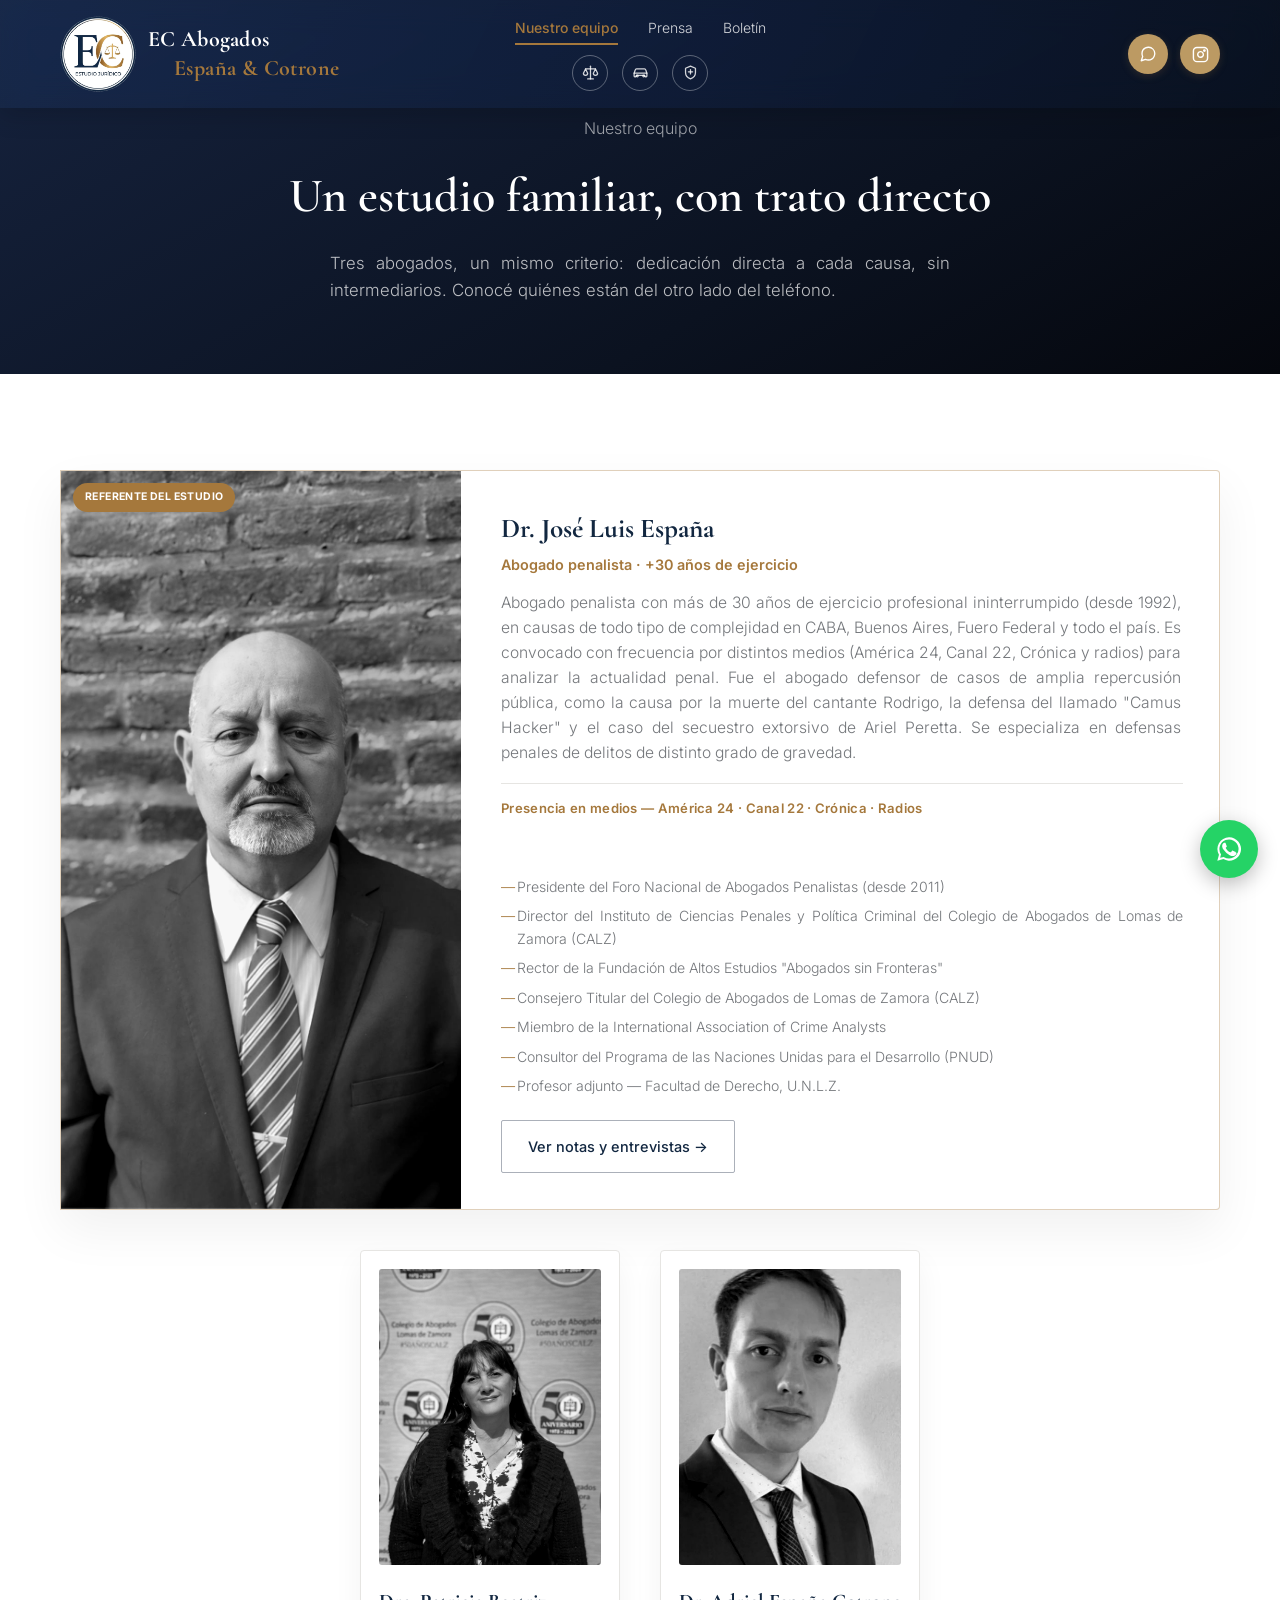
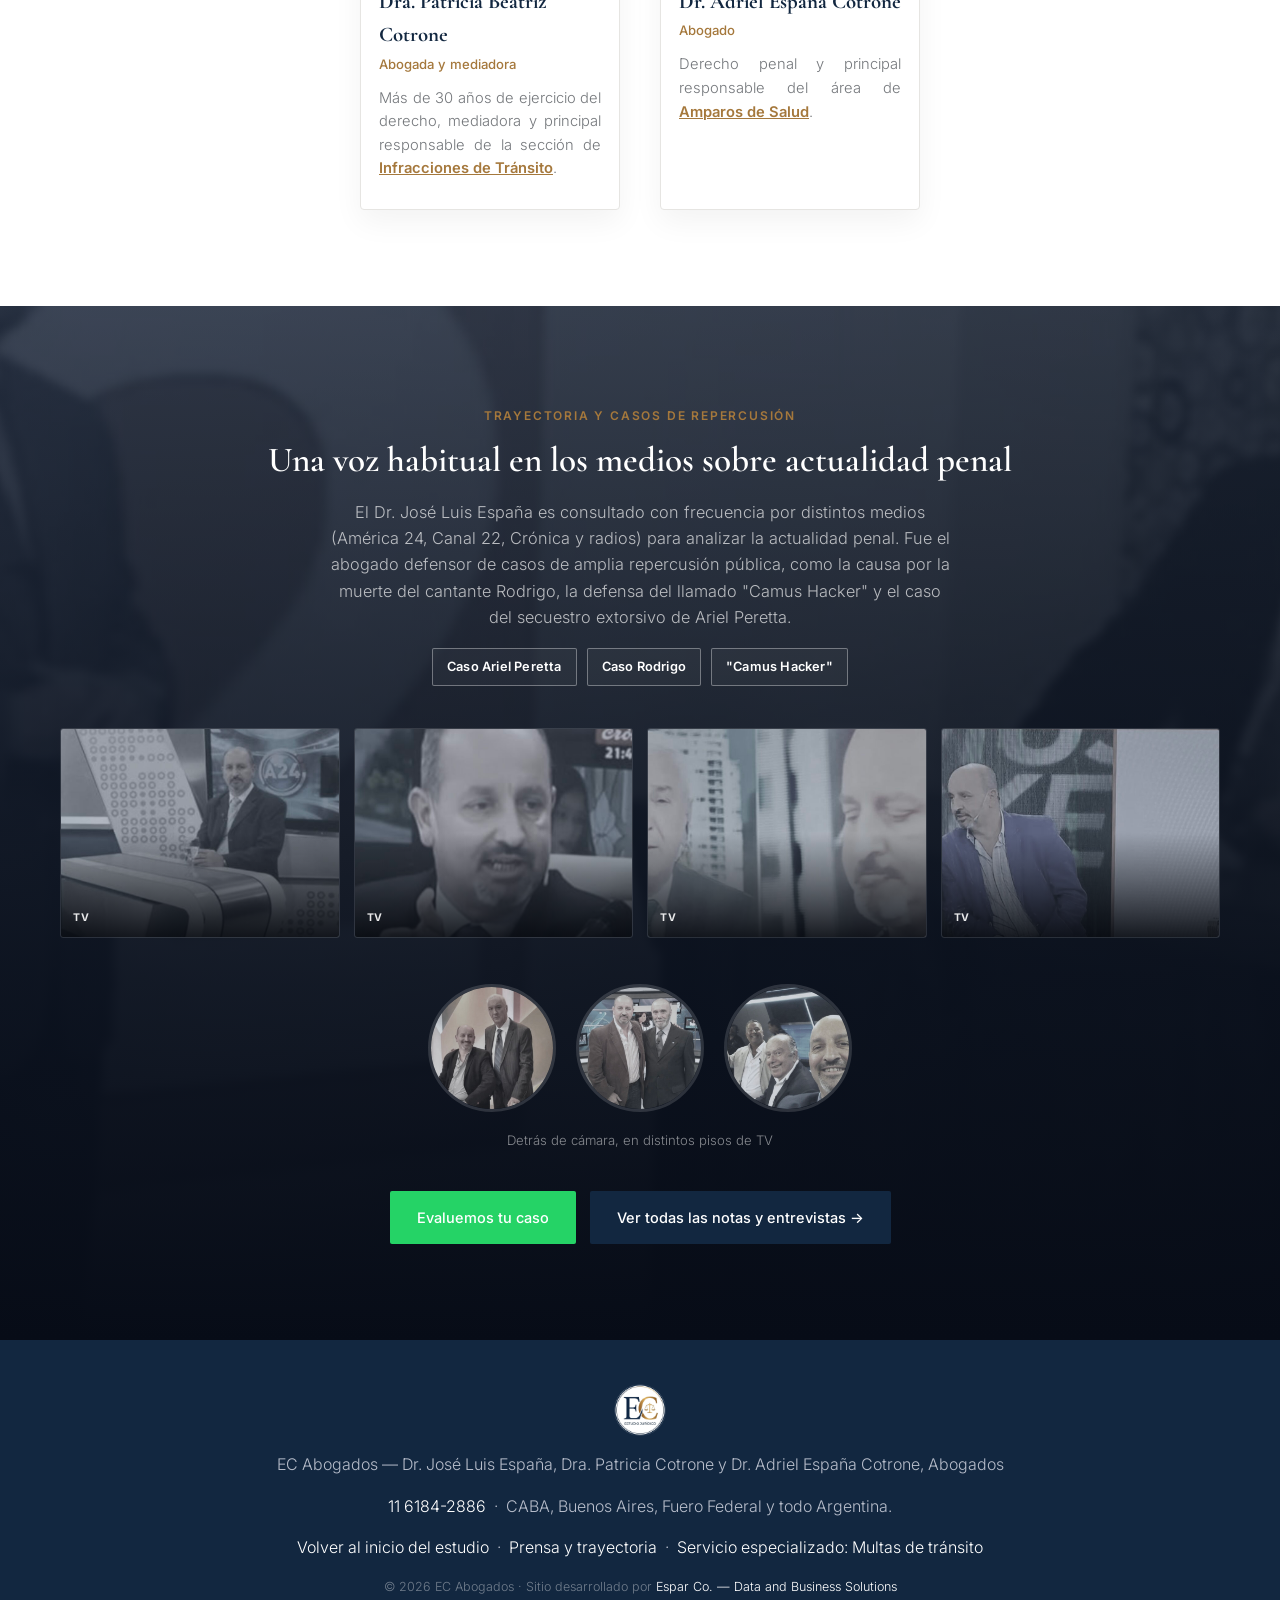
<file: equipo/index.html>
<!DOCTYPE html>
<html lang="es-AR">
<head>
<meta charset="UTF-8">
<meta name="viewport" content="width=device-width, initial-scale=1.0">
<title>Nuestro Equipo | Dr. José Luis España, Dra. Patricia Cotrone y Dr. Adriel España Cotrone — Estudio Jurídico EC</title>

<!-- SEO básico -->
<meta name="description" content="Conocé al equipo de Estudio Jurídico España Cotrone: Dr. José Luis España (abogado penalista, Presidente del Foro Nacional de Abogados Penalistas), Dra. Patricia Cotrone (abogada y mediadora) y Dr. Adriel España Cotrone (abogado).">
<meta name="robots" content="index, follow">
<link rel="canonical" href="https://espanacotrone.com.ar/equipo/">

<!-- Open Graph -->
<meta property="og:type" content="website">
<meta property="og:locale" content="es_AR">
<meta property="og:title" content="Nuestro Equipo — Estudio Jurídico España Cotrone">
<meta property="og:description" content="Dr. José Luis España, Dra. Patricia Cotrone y Dr. Adriel España Cotrone — el equipo detrás del estudio.">
<meta property="og:url" content="https://espanacotrone.com.ar/equipo/">
<meta property="og:image" content="https://espanacotrone.com.ar/Assets/og-image.jpg">

<!-- Twitter Card -->
<meta name="twitter:card" content="summary_large_image">
<meta name="twitter:title" content="Nuestro Equipo — Estudio Jurídico España Cotrone">
<meta name="twitter:description" content="Conocé al equipo de Estudio Jurídico España Cotrone.">

<script type="application/ld+json">
{
  "@context": "https://schema.org",
  "@type": "LegalService",
  "name": "Estudio Jurídico España Cotrone — Nuestro Equipo",
  "url": "https://espanacotrone.com.ar/equipo/",
  "parentOrganization": { "@type": "LegalService", "name": "Estudio Jurídico España Cotrone", "url": "https://espanacotrone.com.ar/" },
  "employee": [
    { "@type": "Person", "name": "José Luis España", "jobTitle": "Abogado penalista" },
    { "@type": "Person", "name": "Patricia Beatriz Cotrone", "jobTitle": "Abogada y mediadora" },
    { "@type": "Person", "name": "Adriel España Cotrone", "jobTitle": "Abogado" }
  ]
}
</script>

<!-- Favicon -->
<link rel="icon" type="image/png" sizes="32x32" href="../Assets/favicon-32.png">
<link rel="icon" type="image/png" sizes="16x16" href="../Assets/favicon-16.png">
<link rel="apple-touch-icon" sizes="180x180" href="../Assets/apple-touch-icon.png">
<link rel="icon" href="../Assets/favicon.ico">

<!-- Tipografías -->
<link rel="preconnect" href="https://fonts.googleapis.com">
<link rel="preconnect" href="https://fonts.gstatic.com" crossorigin>
<link href="https://fonts.googleapis.com/css2?family=Cormorant+Garamond:wght@500;600;700&family=Inter:wght@300;400;500;600&display=swap" rel="stylesheet">

<!-- Estilos y comportamiento compartidos del sitio -->
<link rel="stylesheet" href="../Assets/style.css?v=20260908a">
</head>
<body>

<header>
  <div class="nav-wrap">
    <a href="../" class="brand-mark">
      <img src="../Assets/logo-ec-white-disc.png?v=20260821e" alt="Estudio Jurídico España Cotrone" class="brand-logo">
      <span class="brand-name">EC Abogados<br><span class="brand-name-sub">España & Cotrone</span></span>
    </a>
    <nav class="links" id="mainNavLinks">
      <div class="nav-top">
        <a href="./" class="is-active">Nuestro equipo</a>
        <a href="../prensa/">Prensa</a>
        <a href="../notas/">Boletín</a>
      </div>
      <div class="nav-icons">
        <a href="../" class="nav-icon" aria-label="Defensas penales" title="Defensas penales"><svg viewBox="0 0 24 24" fill="none" stroke="currentColor" stroke-width="1.8" stroke-linecap="round" stroke-linejoin="round"><path d="M12 3v18"/><path d="M5 7h14"/><path d="M5 7l-3 6a3 3 0 0 0 6 0z"/><path d="M19 7l-3 6a3 3 0 0 0 6 0z"/><path d="M8 21h8"/></svg></a>
        <a href="../infracciones/" class="nav-icon" aria-label="Infracciones de tránsito" title="Infracciones de tránsito"><svg viewBox="0 0 24 24" fill="none" stroke="currentColor" stroke-width="1.8" stroke-linecap="round" stroke-linejoin="round"><path d="M3 13l1.5-4.5A2 2 0 0 1 6.4 7h11.2a2 2 0 0 1 1.9 1.5L21 13"/><path d="M3 13h18v4a1 1 0 0 1-1 1h-1a1 1 0 0 1-1-1v-1H6v1a1 1 0 0 1-1 1H4a1 1 0 0 1-1-1z"/><circle cx="7.5" cy="17" r="1.2"/><circle cx="16.5" cy="17" r="1.2"/></svg></a>
        <a href="../amparos-de-salud/" class="nav-icon" aria-label="Amparos de salud" title="Amparos de salud"><svg viewBox="0 0 24 24" fill="none" stroke="currentColor" stroke-width="1.8" stroke-linecap="round" stroke-linejoin="round"><path d="M12 3l7 3v6c0 4.5-3 7.5-7 9-4-1.5-7-4.5-7-9V6z"/><path d="M12 8v6"/><path d="M9 11h6"/></svg></a>
      </div>
    </nav>
    <div class="nav-actions">
      <button type="button" class="nav-toggle" aria-label="Abrir menú" aria-expanded="false" aria-controls="mainNavLinks"><span class="bars"><span></span><span></span><span></span></span></button>
      <a href="../#contacto" class="btn-icon-contact" aria-label="Contacto" title="Contacto"><svg viewBox="0 0 24 24" fill="none" stroke="currentColor" stroke-width="1.8" stroke-linecap="round" stroke-linejoin="round" style="width:18px;height:18px;"><path d="M21 11.5a8.38 8.38 0 0 1-.9 3.8 8.5 8.5 0 0 1-7.6 4.7 8.38 8.38 0 0 1-3.8-.9L3 21l1.9-5.7a8.38 8.38 0 0 1-.9-3.8 8.5 8.5 0 0 1 4.7-7.6 8.38 8.38 0 0 1 3.8-.9h.5a8.48 8.48 0 0 1 8 8v.5z"></path></svg></a>
      <a class="icon-btn" href="https://www.instagram.com/esparco.data/" target="_blank" rel="noopener" aria-label="Instagram">
        <svg viewBox="0 0 24 24" fill="none" stroke="currentColor" stroke-width="2" stroke-linecap="round" stroke-linejoin="round"><rect x="2" y="2" width="20" height="20" rx="5" ry="5"></rect><path d="M16 11.37A4 4 0 1 1 12.63 8 4 4 0 0 1 16 11.37z"></path><circle cx="17.5" cy="6.5" r="1"></circle></svg>
      </a>
    </div>
  </div>
</header>

<div class="press-hero">
  <div class="press-hero-inner reveal">
    <div class="kicker" style="color:rgba(255,255,255,0.6); margin-bottom:16px;">Nuestro equipo</div>
    <h1>Un estudio familiar, con trato directo</h1>
    <p>Tres abogados, un mismo criterio: dedicación directa a cada causa, sin intermediarios. Conocé quiénes están del otro lado del teléfono.</p>
  </div>
</div>

<section id="equipo-detalle">
  <div class="section-inner reveal">
    <div class="lead-spotlight">
      <div class="lead-spotlight-photo">
        <img src="../fotos/Jose1.jpg?v=20260902f" alt="Foto de José Luis España">
        <span class="lead-flag">Referente del estudio</span>
      </div>
      <div class="lead-spotlight-body">
        <h3>Dr. José Luis España</h3>
        <div class="cred">Abogado penalista · +30 años de ejercicio</div>
        <p class="bio">Abogado penalista con más de 30 años de ejercicio profesional ininterrumpido (desde 1992), en causas de todo tipo de complejidad en CABA, Buenos Aires, Fuero Federal y todo el país. Es convocado con frecuencia por distintos medios (América 24, Canal 22, Crónica y radios) para analizar la actualidad penal. Fue el abogado defensor de casos de amplia repercusión pública, como la causa por la muerte del cantante Rodrigo, la defensa del llamado "Camus Hacker" y el caso del secuestro extorsivo de Ariel Peretta. Se especializa en defensas penales de delitos de distinto grado de gravedad.</p>
        <div class="lead-media-line">Presencia en medios — América 24 · Canal 22 · Crónica · Radios</div>
        <div class="case-chip-row">
          <span class="case-chip">Caso Ariel Peretta</span>
          <span class="case-chip">Caso Rodrigo</span>
          <span class="case-chip">"Camus Hacker"</span>
        </div>
        <ul class="cred-list">
          <li>Presidente del Foro Nacional de Abogados Penalistas (desde 2011)</li>
          <li>Director del Instituto de Ciencias Penales y Política Criminal del Colegio de Abogados de Lomas de Zamora (CALZ)</li>
          <li>Rector de la Fundación de Altos Estudios "Abogados sin Fronteras"</li>
          <li>Consejero Titular del Colegio de Abogados de Lomas de Zamora (CALZ)</li>
          <li>Miembro de la International Association of Crime Analysts</li>
          <li>Consultor del Programa de las Naciones Unidas para el Desarrollo (PNUD)</li>
          <li>Profesor adjunto — Facultad de Derecho, U.N.L.Z.</li>
        </ul>
        <a class="btn btn-outline-dark" href="../prensa/">Ver notas y entrevistas →</a>
      </div>
    </div>
    <div class="team-grid">
      <div class="team-card">
        <img class="photo-block" src="../fotos/Patricia1.jpg?v=20260827a" alt="Foto de Patricia">
          <h3>Dra. Patricia Beatriz Cotrone </h3>
          <div class="cred">Abogada y mediadora</div>
          <p class="bio">Más de 30 años de ejercicio del derecho, mediadora y principal responsable de la sección de <a href="../infracciones/" style="color:var(--accent); font-weight:600;">Infracciones de Tránsito</a>.</p>
      </div>
      <div class="team-card">
        <img class="photo-block" src="../fotos/Adriel.jpg?v=20260902f" alt="Foto de Adriel">
           <h3>Dr. Adriel España Cotrone </h3>
           <div class="cred">Abogado</div>
           <p class="bio">Derecho penal y principal responsable del área de <a href="../amparos-de-salud/" style="color:var(--accent); font-weight:600;">Amparos de Salud</a>.</p>
      </div>
    </div>
  </div>
</section>

<!-- "En los medios" — muro de fotos reales de apariciones en TV, con tratamiento
     desaturado/degradado a propósito: son capturas de pantalla de distinta calidad
     y este tratamiento las unifica en vez de mostrarlas nítidas y dispares. -->
<section id="en-los-medios" class="media-wash">
  <div class="media-wash-bg"></div>
  <div class="media-wash-fade"></div>
  <div class="section-inner reveal">
    <div class="center">
      <div class="eyebrow">Trayectoria y casos de repercusión</div>
      <h2 class="section-title">Una voz habitual en los medios sobre actualidad penal</h2>
      <p class="section-sub">El Dr. José Luis España es consultado con frecuencia por distintos medios (América 24, Canal 22, Crónica y radios) para analizar la actualidad penal. Fue el abogado defensor de casos de amplia repercusión pública, como la causa por la muerte del cantante Rodrigo, la defensa del llamado "Camus Hacker" y el caso del secuestro extorsivo de Ariel Peretta.</p>
      <div class="case-chip-row" style="justify-content:center;">
        <span class="case-chip">Caso Ariel Peretta</span>
        <span class="case-chip">Caso Rodrigo</span>
        <span class="case-chip">"Camus Hacker"</span>
      </div>
    </div>
    <div class="media-wall">
      <a class="media-wall-item" href="../prensa/"><img src="../fotos/prensa/media-01.jpg" alt="Dr. José Luis España en el piso de América 24" loading="lazy"><span class="lbl">TV</span></a>
      <a class="media-wall-item" href="../prensa/"><img src="../fotos/prensa/media-04.jpg" alt="Entrevista al Dr. José Luis España en Crónica" loading="lazy"><span class="lbl">TV</span></a>
      <a class="media-wall-item" href="../prensa/"><img src="../fotos/prensa/media-05.jpg" alt="Dr. José Luis España entrevistado en América 24" loading="lazy"><span class="lbl">TV</span></a>
      <a class="media-wall-item" href="../prensa/"><img src="../fotos/prensa/media-08.jpg" alt="Dr. José Luis España en el programa Confrontados" loading="lazy"><span class="lbl">TV</span></a>
    </div>
    <div class="bastidores-row">
      <div class="bastidor-photo"><img src="../fotos/prensa/bastidores-01.jpg" alt="Dr. José Luis España junto a un colega en un piso de TV" loading="lazy"></div>
      <div class="bastidor-photo"><img src="../fotos/prensa/bastidores-02.jpg" alt="Dr. José Luis España en un estudio de televisión" loading="lazy"></div>
      <div class="bastidor-photo"><img src="../fotos/prensa/bastidores-03.jpg" alt="Dr. José Luis España detrás de cámara junto a colegas" loading="lazy"></div>
    </div>
    <p class="bastidores-caption">Detrás de cámara, en distintos pisos de TV</p>
    <p class="center" style="margin-top:40px; display:flex; gap:14px; justify-content:center; flex-wrap:wrap;">
      <a class="btn btn-whatsapp" href="https://wa.me/5491161842886?text=Hola%2C%20quiero%20hacer%20una%20consulta" target="_blank" rel="noopener" onclick="trackConversion('whatsapp_equipo')">Evaluemos tu caso</a>
      <a class="btn btn-dark" href="../prensa/">Ver todas las notas y entrevistas →</a>
    </p>
  </div>
</section>

<footer>
  <div class="footer-inner">
    <img src="../Assets/logo-ec-white-disc.png?v=20260821e" alt="EC Abogados" class="footer-logo">
    <div>EC Abogados — Dr. José Luis España, Dra. Patricia Cotrone y Dr. Adriel España Cotrone, Abogados</div>
    <div><a href="tel:+5491161842886">11 6184-2886</a> &nbsp;·&nbsp; CABA, Buenos Aires, Fuero Federal y todo Argentina.</div>
    <div><a href="../">Volver al inicio del estudio</a> &nbsp;·&nbsp; <a href="../prensa/">Prensa y trayectoria</a> &nbsp;·&nbsp; <a href="../infracciones/">Servicio especializado: Multas de tránsito</a></div>
    <div class="footer-fine">© 2026 EC Abogados · Sitio desarrollado por <a href="https://arianacotrone.github.io/espar-co/">Espar Co. — Data and Business Solutions</a></div>
  </div>
</footer>

<a class="fab-whatsapp" href="https://wa.me/5491161842886?text=Hola%2C%20quiero%20hacer%20una%20consulta" target="_blank" rel="noopener" aria-label="Escribinos por WhatsApp" onclick="trackConversion('whatsapp_flotante')">
  <span class="fab-whatsapp-ring" aria-hidden="true"></span>
  <svg class="fab-whatsapp-icon" viewBox="0 0 24 24" fill="#fff"><path d="M17.5 14.4c-.3-.2-1.8-.9-2.1-1s-.5-.1-.7.1-.8 1-.9 1.2-.3.2-.6.1a7.9 7.9 0 0 1-2.3-1.4 8.6 8.6 0 0 1-1.6-2c-.2-.3 0-.5.1-.6l.4-.5.3-.4a.5.5 0 0 0 0-.5c-.1-.1-.7-1.6-.9-2.2s-.5-.5-.7-.5h-.6a1.1 1.1 0 0 0-.8.4 3.4 3.4 0 0 0-1 2.5 6 6 0 0 0 1.3 3.1 13.6 13.6 0 0 0 5.2 4.6c.7.3 1.3.5 1.7.6a4.1 4.1 0 0 0 1.9.1 3.1 3.1 0 0 0 2-1.4 2.5 2.5 0 0 0 .2-1.4c-.1-.1-.3-.2-.6-.3z"/><path d="M12 2a10 10 0 0 0-8.6 15L2 22l5.2-1.4A10 10 0 1 0 12 2zm0 18.2a8.2 8.2 0 0 1-4.2-1.2l-.3-.2-3.1.8.8-3-.2-.3a8.2 8.2 0 1 1 7 3.9z"/></svg>
  <span class="fab-whatsapp-text">Escribinos</span>
</a>

<script src="../Assets/site.js?v=20260903c"></script>
</body>
</html>
</file>
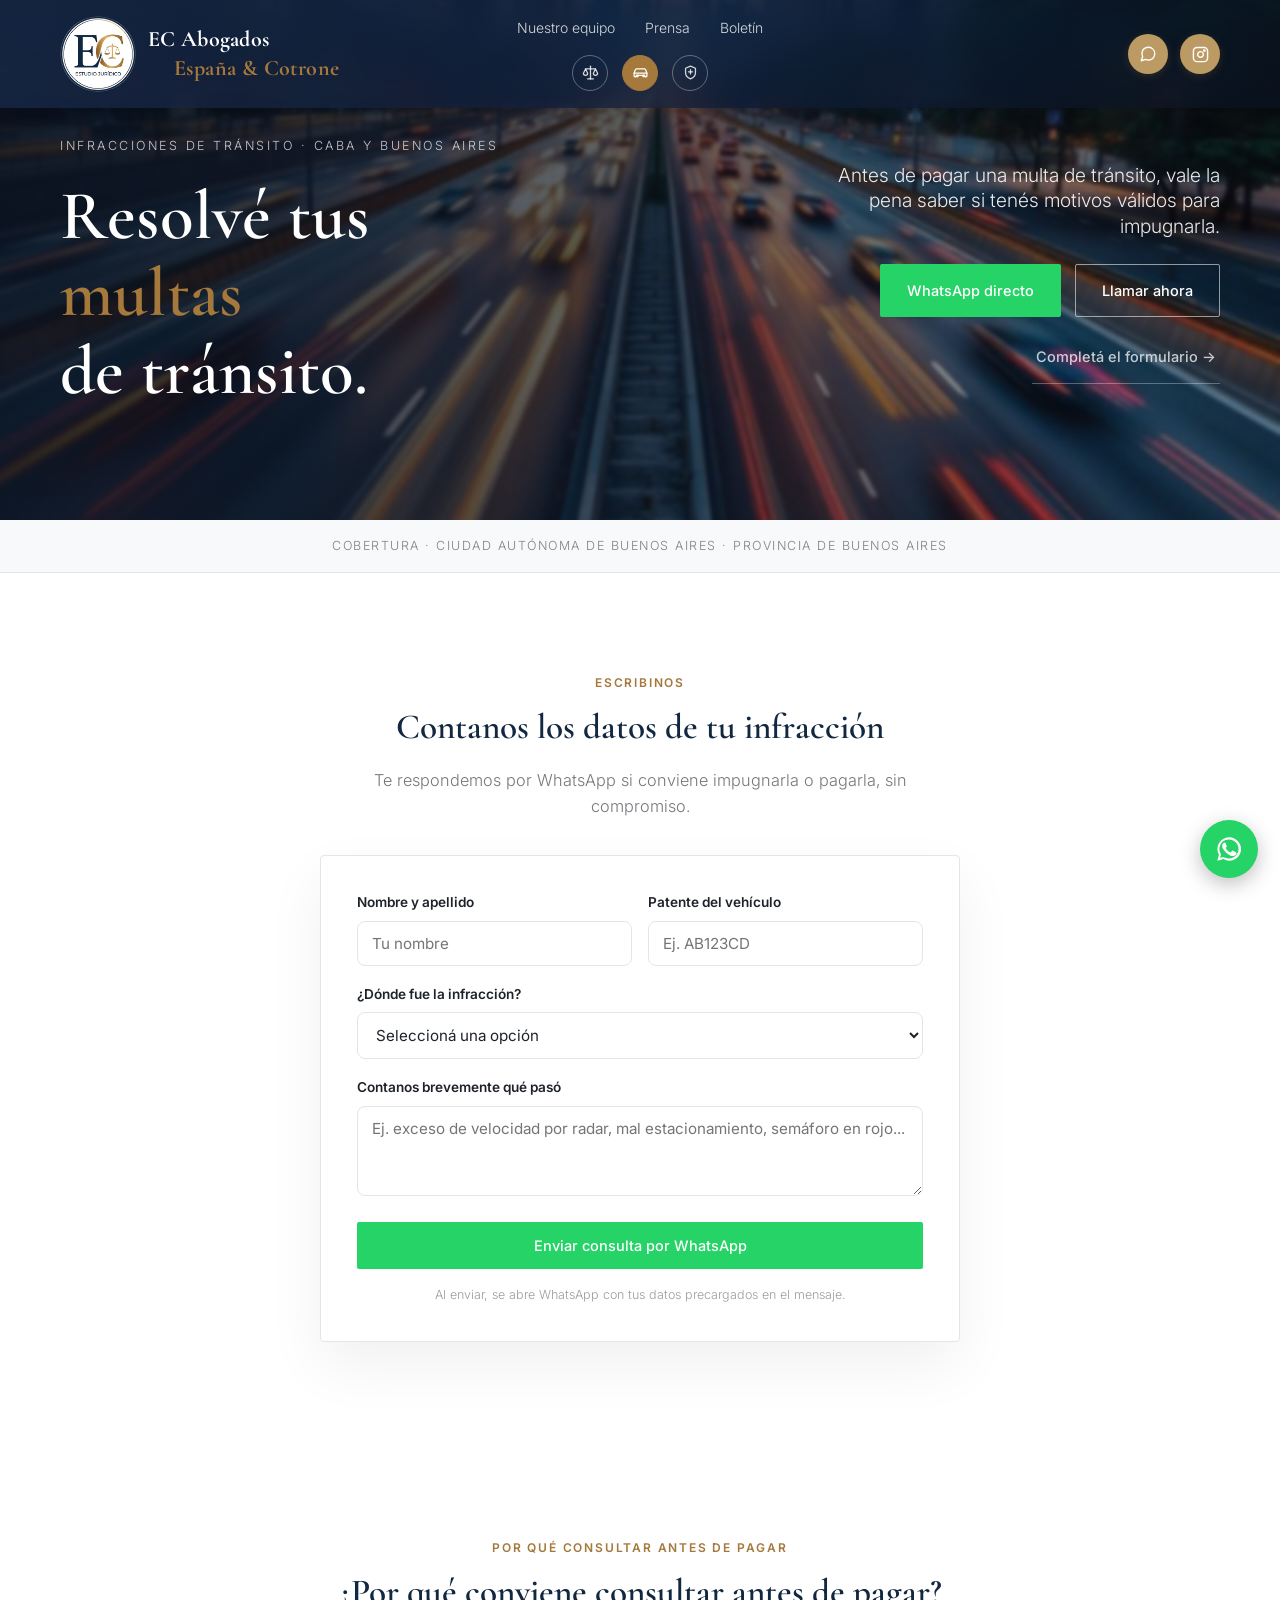
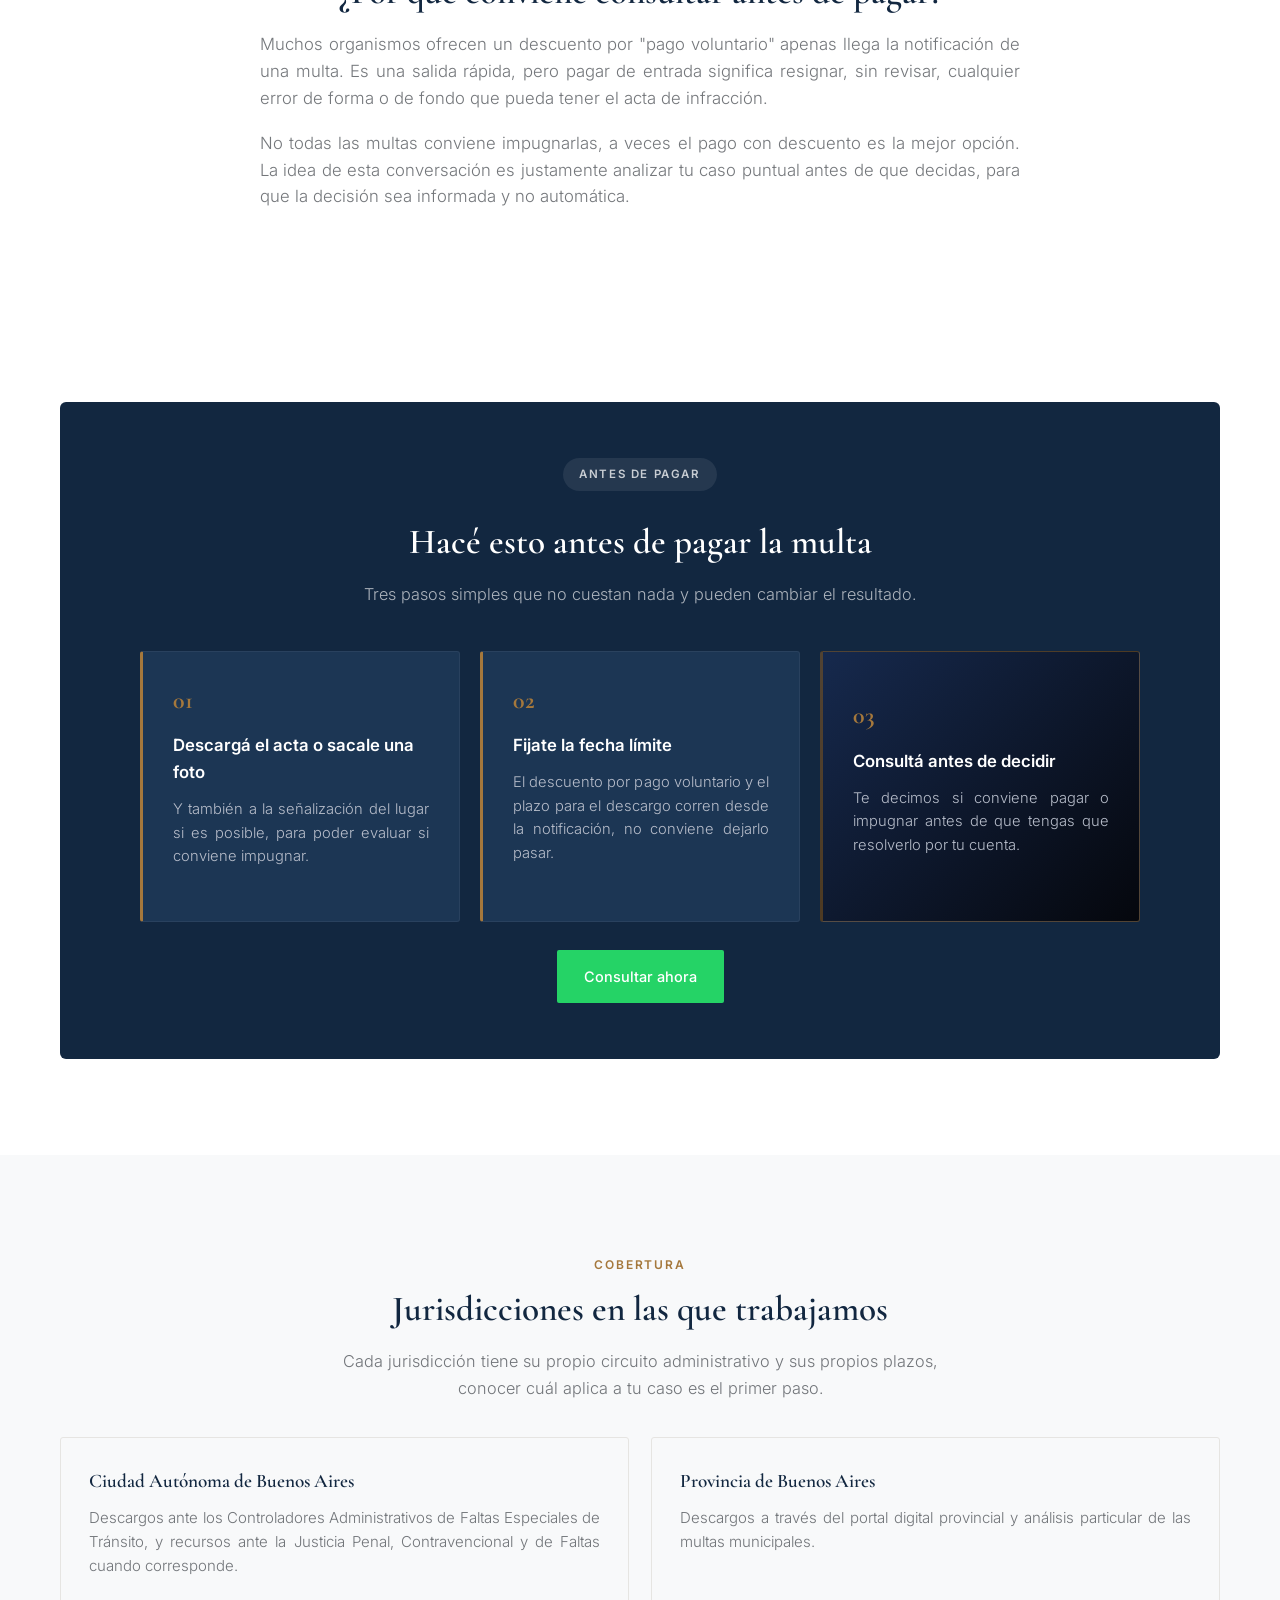
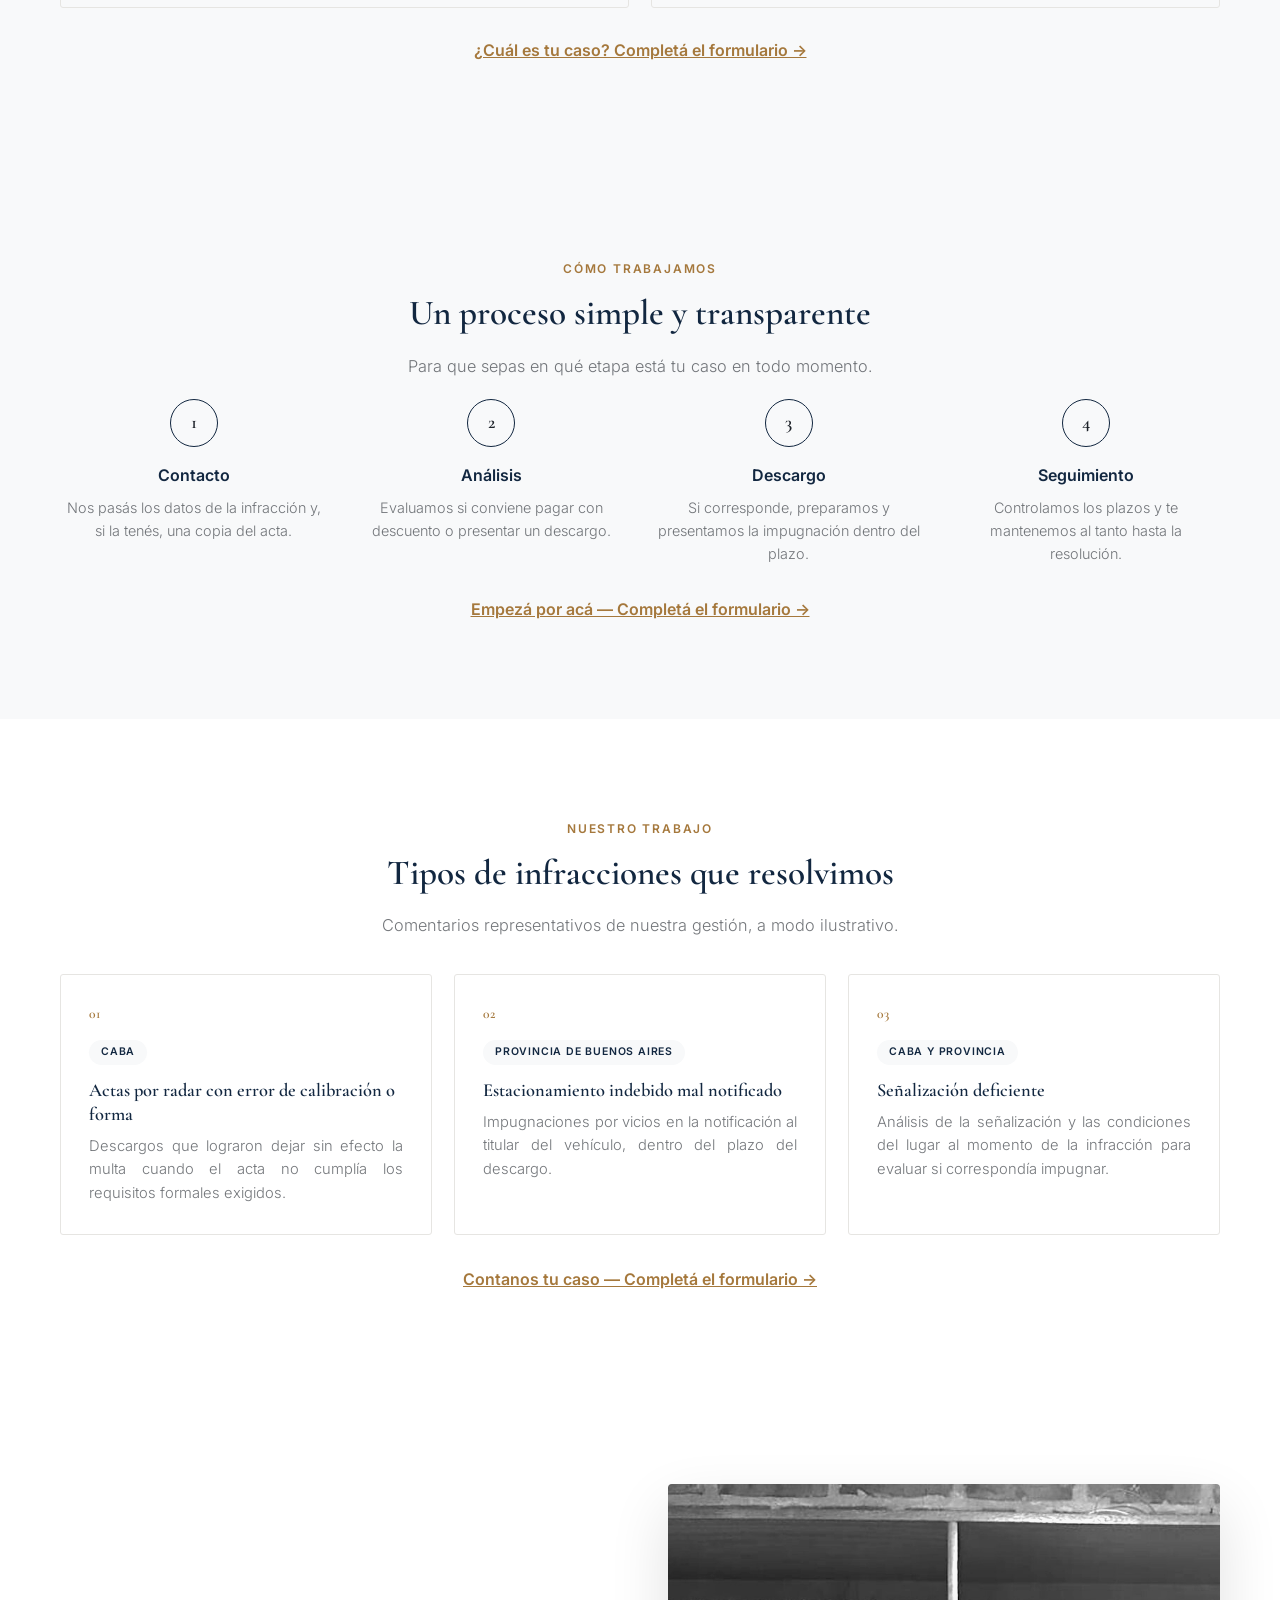
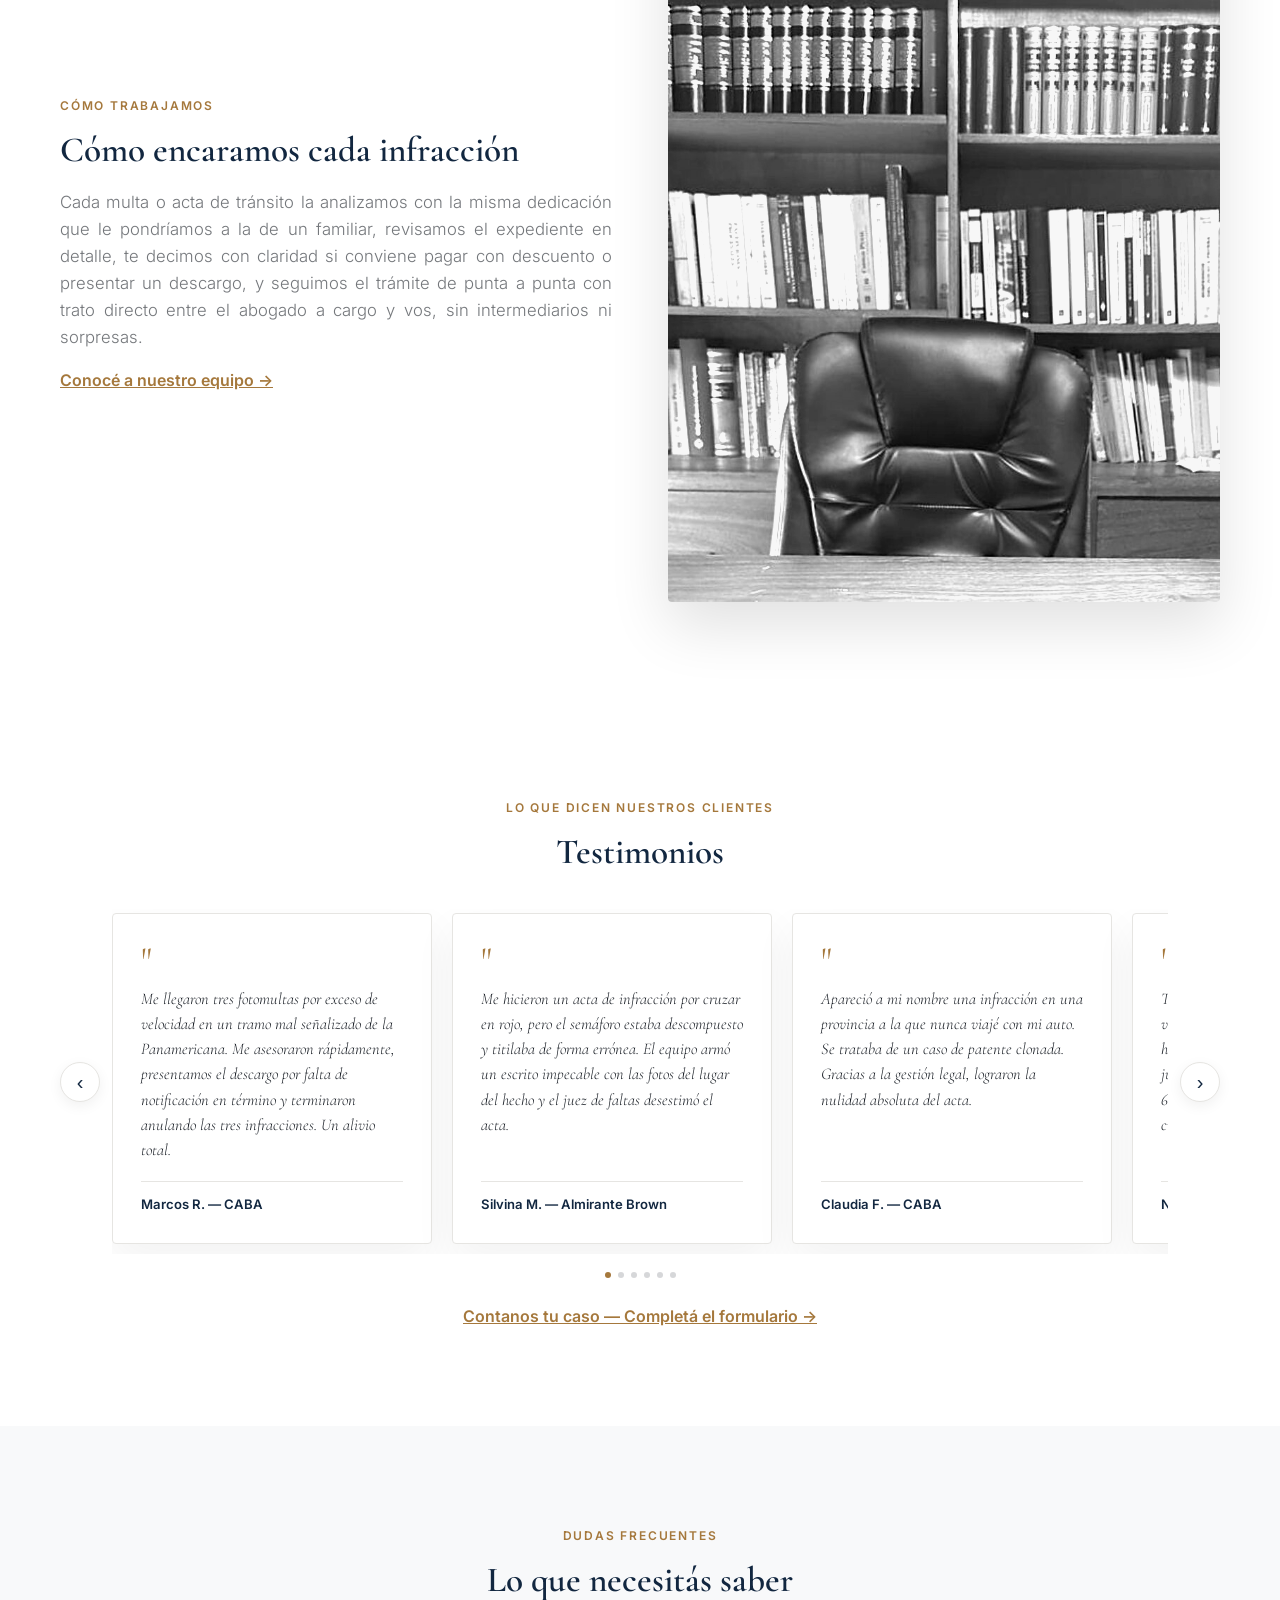
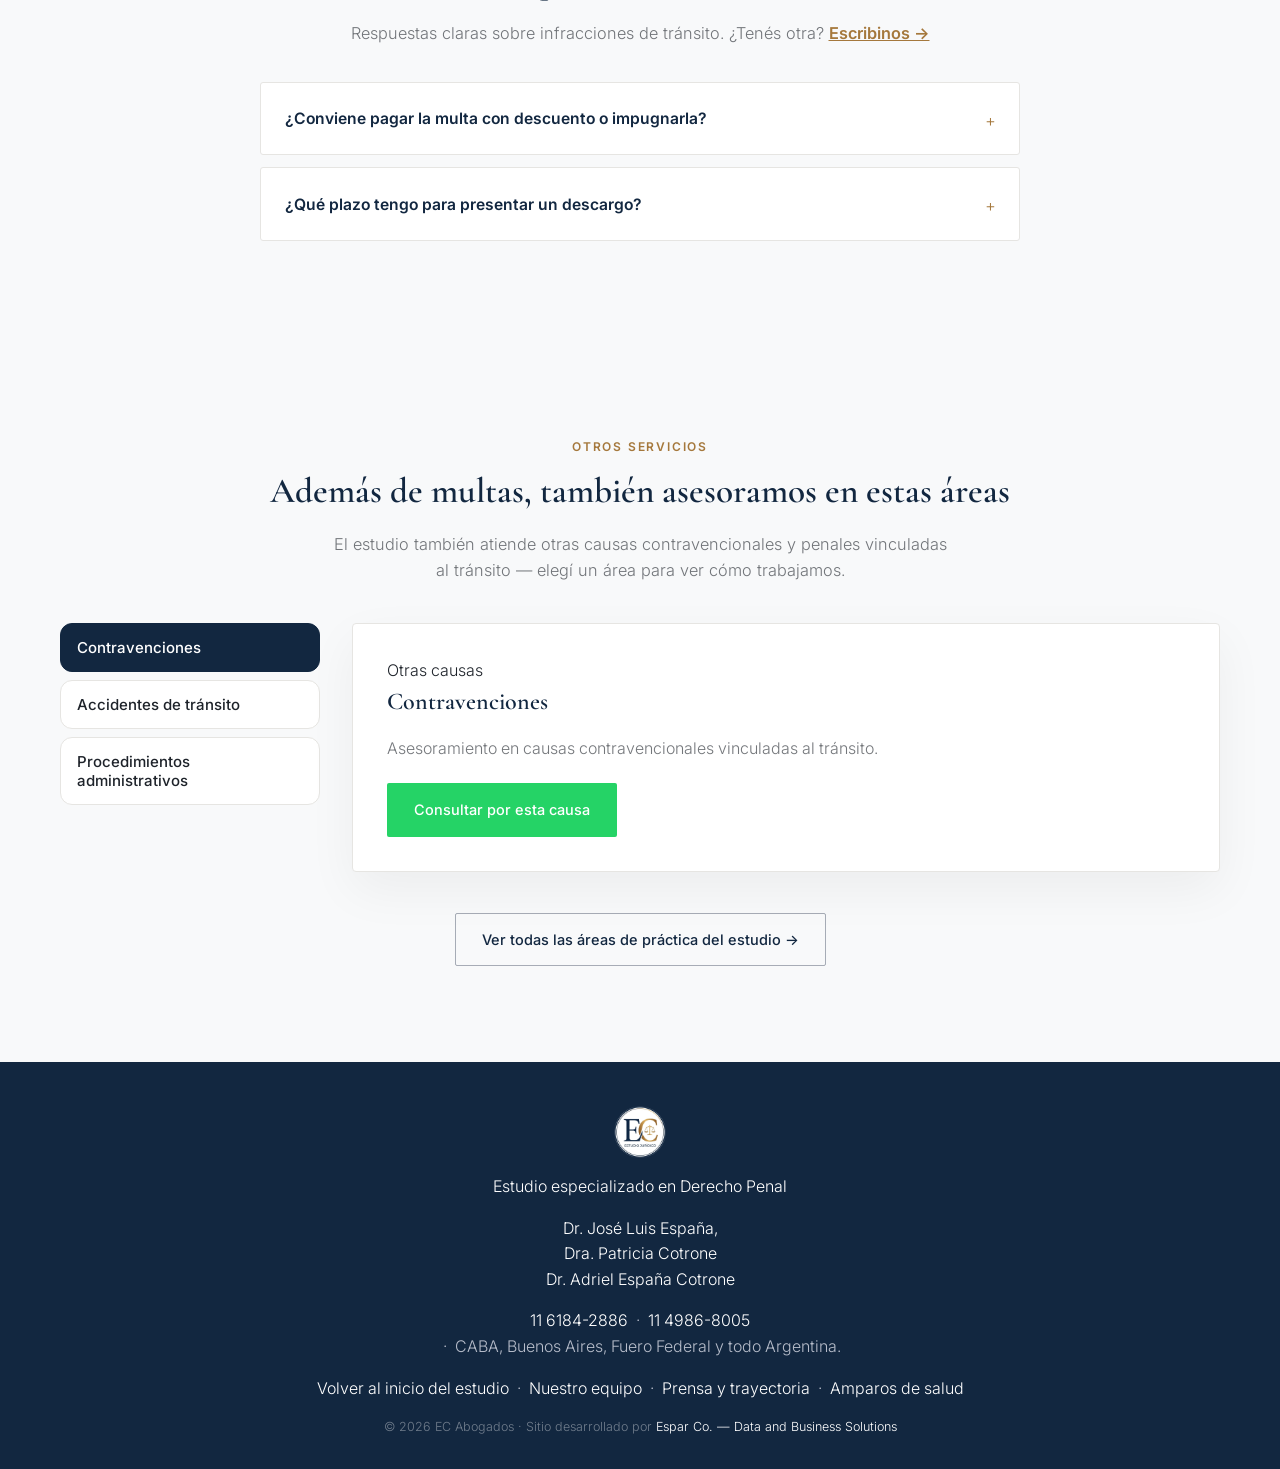
<file: infracciones/index.html>
<!DOCTYPE html>
<html lang="es-AR">
<head>
<meta charset="UTF-8">
<meta name="viewport" content="width=device-width, initial-scale=1.0">
<title>Infracciones de Tránsito y Multas en CABA y Buenos Aires | Estudio Jurídico EC</title>

<!-- SEO básico -->
<meta name="description" content="Infracciones de tránsito y multas en CABA y Provincia de Buenos Aires. Antes de pagar, consultá si conviene impugnar el acta. Análisis sin cargo por WhatsApp.">
<meta name="robots" content="index, follow">
<link rel="canonical" href="https://espanacotrone.com.ar/infracciones/">

<!-- Open Graph (Facebook / Instagram / WhatsApp preview) -->
<meta property="og:type" content="website">
<meta property="og:locale" content="es_AR">
<meta property="og:title" content="Infracciones de Tránsito y Multas — CABA y Buenos Aires">
<meta property="og:description" content="Antes de pagar una multa de tránsito, consultá si conviene impugnarla. Cobertura CABA y Provincia de Buenos Aires.">
<meta property="og:url" content="https://espanacotrone.com.ar/infracciones/">
<meta property="og:image" content="https://espanacotrone.com.ar/Assets/og-image.jpg">
<!-- [PLACEHOLDER] Reemplazar por una imagen real de 1200x630px una vez que haya dominio -->

<!-- Twitter Card -->
<meta name="twitter:card" content="summary_large_image">
<meta name="twitter:title" content="Infracciones de Tránsito y Multas — CABA y Buenos Aires">
<meta name="twitter:description" content="Consultá antes de pagar tu multa de tránsito en CABA o Provincia de Buenos Aires.">

<!-- Datos estructurados (schema.org) — ayuda a Google a entender qué es el sitio y dónde presta servicio -->
<script type="application/ld+json">
{
  "@context": "https://schema.org",
  "@type": "LegalService",
  "name": "Estudio Jurídico España Cotrone — Infracciones de Tránsito",
  "url": "https://espanacotrone.com.ar/infracciones/",
  "telephone": "+5491161842886",
  "areaServed": ["Ciudad Autónoma de Buenos Aires", "Provincia de Buenos Aires"],
  "description": "Asesoramiento e impugnación de infracciones de tránsito y multas en CABA y Provincia de Buenos Aires.",
  "parentOrganization": {
    "@type": "LegalService",
    "name": "Estudio Jurídico España Cotrone",
    "url": "https://espanacotrone.com.ar/"
  }
}
</script>

<!-- Datos estructurados FAQPage — preguntas frecuentes de infracciones de tránsito (sección #faq) -->
<script type="application/ld+json">
{
  "@context": "https://schema.org",
  "@type": "FAQPage",
  "mainEntity": [
    {
      "@type": "Question",
      "name": "¿Conviene pagar la multa con descuento o impugnarla?",
      "acceptedAnswer": { "@type": "Answer", "text": "Depende del caso. A veces el pago con descuento es la mejor opción, y a veces conviene presentar un descargo. Se evalúa en la consulta inicial, sin cargo." }
    },
    {
      "@type": "Question",
      "name": "¿Qué plazo tengo para presentar un descargo?",
      "acceptedAnswer": { "@type": "Answer", "text": "Varía según la jurisdicción (CABA o Provincia de Buenos Aires). Los plazos corren desde la notificación del acta, por eso conviene consultar cuanto antes." }
    },
    {
      "@type": "Question",
      "name": "¿Necesito estar presente para hacer el descargo?",
      "acceptedAnswer": { "@type": "Answer", "text": "No siempre. En la mayoría de los casos el trámite se puede gestionar con la documentación de la infracción y una autorización simple." }
    },
    {
      "@type": "Question",
      "name": "¿Qué pasa si no pago ni impugno la multa?",
      "acceptedAnswer": { "@type": "Answer", "text": "Puede derivar en recargos, inhabilitación del vehículo para la verificación técnica u otras consecuencias administrativas, según la jurisdicción." }
    }
  ]
}
</script>

<!-- Favicon (logo EC oficial) -->
<link rel="icon" type="image/png" sizes="32x32" href="../Assets/favicon-32.png">
<link rel="icon" type="image/png" sizes="16x16" href="../Assets/favicon-16.png">
<link rel="apple-touch-icon" sizes="180x180" href="../Assets/apple-touch-icon.png">
<link rel="icon" href="../Assets/favicon.ico">

<!-- Tipografías -->
<link rel="preconnect" href="https://fonts.googleapis.com">
<link rel="preconnect" href="https://fonts.gstatic.com" crossorigin>
<link href="https://fonts.googleapis.com/css2?family=Cormorant+Garamond:wght@500;600;700&family=Inter:wght@300;400;500;600&display=swap" rel="stylesheet">

<!-- Estilos y comportamiento compartidos del sitio -->
<link rel="stylesheet" href="../Assets/style.css?v=20260908a">

<!-- ============================================================
     [PLACEHOLDER] GOOGLE ANALYTICS 4 (GA4)
     Reemplazar G-XXXXXXXXXX por el ID real una vez creada la cuenta
     de Google Analytics. Necesario para medir tráfico y conversiones.
     ============================================================ -->
<!--
<script async src="https://www.googletagmanager.com/gtag/js?id=G-XXXXXXXXXX"></script>
<script>
  window.dataLayer = window.dataLayer || [];
  function gtag(){dataLayer.push(arguments);}
  gtag('js', new Date());
  gtag('config', 'G-XXXXXXXXXX');
</script>
-->

<!-- ============================================================
     [PLACEHOLDER] GOOGLE ADS - Etiqueta de conversión
     Reemplazar AW-XXXXXXXXX una vez creada la cuenta de Google Ads.
     El evento de conversión ya está disparado en ../Assets/site.js
     (función trackConversion) y en los botones de WhatsApp.
     ============================================================ -->
<!--
<script async src="https://www.googletagmanager.com/gtag/js?id=AW-XXXXXXXXX"></script>
<script>
  window.dataLayer = window.dataLayer || [];
  function gtag(){dataLayer.push(arguments);}
  gtag('js', new Date());
  gtag('config', 'AW-XXXXXXXXX');
</script>
-->

<!-- ============================================================
     [PLACEHOLDER] META PIXEL (Facebook / Instagram Ads)
     Reemplazar XXXXXXXXXXXXXXX una vez creado el Pixel en Meta
     Business Suite. Necesario para medir conversiones de Instagram Ads.
     ============================================================ -->
<!--
<script>
  !function(f,b,e,v,n,t,s)
  {if(f.fbq)return;n=f.fbq=function(){n.callMethod?
  n.callMethod.apply(n,arguments):n.queue.push(arguments)};
  if(!f._fbq)f._fbq=n;n.push=n;n.loaded=!0;n.version='2.0';
  n.queue=[];t=b.createElement(e);t.async=!0;
  t.src=v;s=b.getElementsByTagName(e)[0];
  s.parentNode.insertBefore(t,s)}(window, document,'script',
  'https://connect.facebook.net/en_US/fbevents.js');
  fbq('init', 'XXXXXXXXXXXXXXX');
  fbq('track', 'PageView');
</script>
-->
</head>
<body>

<header>
  <div class="nav-wrap">
    <a href="../" class="brand-mark">
      <img src="../Assets/logo-ec-white-disc.png?v=20260821e" alt="Estudio Jurídico España Cotrone" class="brand-logo">
      <span class="brand-name">EC Abogados<br><span class="brand-name-sub">España & Cotrone</span></span>
    </a>
    <nav class="links" id="mainNavLinks">
      <div class="nav-top">
        <a href="../equipo/">Nuestro equipo</a>
        <a href="../prensa/">Prensa</a>
        <a href="../notas/">Boletín</a>
      </div>
      <div class="nav-icons">
        <a href="../" class="nav-icon" aria-label="Defensas penales" title="Defensas penales"><svg viewBox="0 0 24 24" fill="none" stroke="currentColor" stroke-width="1.8" stroke-linecap="round" stroke-linejoin="round"><path d="M12 3v18"/><path d="M5 7h14"/><path d="M5 7l-3 6a3 3 0 0 0 6 0z"/><path d="M19 7l-3 6a3 3 0 0 0 6 0z"/><path d="M8 21h8"/></svg></a>
        <a href="./" class="nav-icon is-active" aria-label="Infracciones de tránsito" title="Infracciones de tránsito"><svg viewBox="0 0 24 24" fill="none" stroke="currentColor" stroke-width="1.8" stroke-linecap="round" stroke-linejoin="round"><path d="M3 13l1.5-4.5A2 2 0 0 1 6.4 7h11.2a2 2 0 0 1 1.9 1.5L21 13"/><path d="M3 13h18v4a1 1 0 0 1-1 1h-1a1 1 0 0 1-1-1v-1H6v1a1 1 0 0 1-1 1H4a1 1 0 0 1-1-1z"/><circle cx="7.5" cy="17" r="1.2"/><circle cx="16.5" cy="17" r="1.2"/></svg></a>
        <a href="../amparos-de-salud/" class="nav-icon" aria-label="Amparos de salud" title="Amparos de salud"><svg viewBox="0 0 24 24" fill="none" stroke="currentColor" stroke-width="1.8" stroke-linecap="round" stroke-linejoin="round"><path d="M12 3l7 3v6c0 4.5-3 7.5-7 9-4-1.5-7-4.5-7-9V6z"/><path d="M12 8v6"/><path d="M9 11h6"/></svg></a>
      </div>
    </nav>
    <div class="nav-actions">
      <button type="button" class="nav-toggle" aria-label="Abrir menú" aria-expanded="false" aria-controls="mainNavLinks"><span class="bars"><span></span><span></span><span></span></span></button>
      <a href="#consulta" class="btn-icon-contact" aria-label="Consultanos" title="Consultanos"><svg viewBox="0 0 24 24" fill="none" stroke="currentColor" stroke-width="1.8" stroke-linecap="round" stroke-linejoin="round" style="width:18px;height:18px;"><path d="M21 11.5a8.38 8.38 0 0 1-.9 3.8 8.5 8.5 0 0 1-7.6 4.7 8.38 8.38 0 0 1-3.8-.9L3 21l1.9-5.7a8.38 8.38 0 0 1-.9-3.8 8.5 8.5 0 0 1 4.7-7.6 8.38 8.38 0 0 1 3.8-.9h.5a8.48 8.48 0 0 1 8 8v.5z"></path></svg></a>
      <a class="icon-btn" href="https://www.instagram.com/eycabogados/" target="_blank" rel="noopener" aria-label="Instagram">
        <svg viewBox="0 0 24 24" fill="none" stroke="currentColor" stroke-width="2" stroke-linecap="round" stroke-linejoin="round"><rect x="2" y="2" width="20" height="20" rx="5" ry="5"></rect><path d="M16 11.37A4 4 0 1 1 12.63 8 4 4 0 0 1 16 11.37z"></path><circle cx="17.5" cy="6.5" r="1"></circle></svg>
      </a>
    </div>
  </div>
</header>

<!-- [PLACEHOLDER] Foto de banco de imágenes (Assets/hero-multas-bg.jpg) — reemplazar por una licenciada antes de publicar en producción -->
<div class="hero hero-light hero-multas">
  <div class="hero-inner">
    <div>
      <div class="kicker">Infracciones de tránsito · CABA y Buenos Aires</div>
      <h1>Resolvé tus <span style="color:var(--accent);">multas</span><br>de tránsito.</h1>
    </div>
    <div class="hero-side">
      <h2>Antes de pagar una multa de tránsito, vale la pena saber si tenés motivos válidos para impugnarla.</h2>
      <div class="hero-cta-buttons" style="justify-content:flex-end;">
        <a class="btn btn-whatsapp" href="https://wa.me/5491161842886?text=Hola%2C%20quiero%20consultar%20por%20una%20multa%20de%20tr%C3%A1nsito" target="_blank" rel="noopener" onclick="trackConversion('whatsapp_directo_hero')">WhatsApp directo</a>
        <a class="btn btn-outline-light" href="tel:+5491161842886" onclick="trackConversion('llamada_hero_multas')">Llamar ahora</a>
        <a class="hero-text-link" href="#consulta">Completá el formulario →</a>
      </div>
    </div>
  </div>
</div>

<div class="coverage-strip">
  Cobertura · Ciudad Autónoma de Buenos Aires · Provincia de Buenos Aires
</div>

<section id="consulta">
  <div class="section-inner narrow reveal">
    <div class="center">
      <div class="eyebrow">Escribinos</div>
      <h2 class="section-title">Contanos los datos de tu infracción</h2>
      <p class="section-sub">Te respondemos por WhatsApp si conviene impugnarla o pagarla, sin compromiso.</p>
    </div>
    <div class="form-card" style="margin-top:36px;">
      <form id="consultaForm">
        <div class="field-row">
          <div class="field">
            <label for="nombre">Nombre y apellido</label>
            <input type="text" id="nombre" placeholder="Tu nombre">
          </div>
          <div class="field">
            <label for="patente">Patente del vehículo</label>
            <input type="text" id="patente" placeholder="Ej. AB123CD">
          </div>
        </div>
        <div class="field">
          <label for="jurisdiccion">¿Dónde fue la infracción?</label>
          <select id="jurisdiccion">
            <option value="">Seleccioná una opción</option>
            <option value="CABA">Ciudad Autónoma de Buenos Aires</option>
            <option value="Provincia de Buenos Aires">Provincia de Buenos Aires</option>
            <option value="Otra Provincia o municipio">Otra Provincia o municipio</option>
            <option value="No sé">No estoy seguro/a</option>
          </select>
        </div>
        <div class="field">
          <label for="detalle">Contanos brevemente qué pasó</label>
          <textarea id="detalle" placeholder="Ej. exceso de velocidad por radar, mal estacionamiento, semáforo en rojo..." rows="3"></textarea>
        </div>
        <button type="button" class="btn btn-whatsapp btn-block" onclick="enviarConsulta()">Enviar consulta por WhatsApp</button>
        <div class="form-disclaimer">Al enviar, se abre WhatsApp con tus datos precargados en el mensaje.</div>
      </form>
    </div>
  </div>
</section>
  
<section id="mision">
  <div class="section-inner narrow center reveal">
    <div class="eyebrow">Por qué consultar antes de pagar</div>
    <h2 class="section-title">¿Por qué conviene consultar antes de pagar?</h2>
  </div>
  <div class="section-inner narrow mission-text reveal">
    <p>Muchos organismos ofrecen un descuento por "pago voluntario" apenas llega la notificación de una multa. Es una salida rápida, pero pagar de entrada significa resignar, sin revisar, cualquier error de forma o de fondo que pueda tener el acta de infracción.</p>
    <p>No todas las multas conviene impugnarlas, a veces el pago con descuento es la mejor opción. La idea de esta conversación es justamente analizar tu caso puntual antes de que decidas, para que la decisión sea informada y no automática.</p>
  </div>
</section>

<section id="urgencia" class="urgencia-3card">
  <div class="section-inner reveal">
    <div class="dark-panel">
      <div class="center">
        <span class="eyebrow-badge on-dark">Antes de pagar</span>
        <h2 class="section-title">Hacé esto antes de pagar la multa</h2>
        <p class="section-sub" style="color:rgba(255,255,255,0.65);">Tres pasos simples que no cuestan nada y pueden cambiar el resultado.</p>
      </div>
      <div class="steps-carousel-wrap">
        <button type="button" class="steps-arrow steps-arrow-prev" aria-label="Paso anterior" onclick="stepsScroll(-1)">‹</button>
        <div class="dark-grid steps-track" style="margin-top:36px;" id="stepsTrack">
          <div class="dark-card urgency-card">
            <span class="urgency-icon">01</span>
            <h3>Descargá el acta o sacale una foto</h3>
            <p>Y también a la señalización del lugar si es posible, para poder evaluar si conviene impugnar.</p>
          </div>
          <div class="dark-card urgency-card">
            <span class="urgency-icon">02</span>
            <h3>Fijate la fecha límite</h3>
            <p>El descuento por pago voluntario y el plazo para el descargo corren desde la notificación, no conviene dejarlo pasar.</p>
          </div>
          <div class="dark-card urgency-card featured">
            <span class="urgency-icon">03</span>
            <h3>Consultá antes de decidir</h3>
            <p>Te decimos si conviene pagar o impugnar antes de que tengas que resolverlo por tu cuenta.</p>
          </div>
        </div>
        <button type="button" class="steps-arrow steps-arrow-next" aria-label="Paso siguiente" onclick="stepsScroll(1)">›</button>
      </div>
      <div class="steps-dots" id="stepsDots">
        <span class="dot is-active"></span><span class="dot"></span><span class="dot"></span>
      </div>
      <p class="center" style="margin-top:28px;">
        <a class="btn btn-whatsapp" href="https://wa.me/5491161842886?text=Hola%2C%20quiero%20consultar%20por%20una%20multa%20de%20tr%C3%A1nsito" target="_blank" rel="noopener" onclick="trackConversion('whatsapp_urgencia_multas')">Consultar ahora</a>
      </p>
    </div>
  </div>
</section>

<section id="jurisdicciones" style="background:var(--paper-soft);">
  <div class="section-inner reveal">
    <div class="center">
      <div class="eyebrow">Cobertura</div>
      <h2 class="section-title">Jurisdicciones en las que trabajamos</h2>
      <p class="section-sub">Cada jurisdicción tiene su propio circuito administrativo y sus propios plazos, conocer cuál aplica a tu caso es el primer paso.</p>
    </div>
    <div class="light-grid" style="margin-top:36px;">
      <div class="light-card">
        <h3>Ciudad Autónoma de Buenos Aires</h3>
        <p>Descargos ante los Controladores Administrativos de Faltas Especiales de Tránsito, y recursos ante la Justicia Penal, Contravencional y de Faltas cuando corresponde.</p>
      </div>
      <div class="light-card">
        <h3>Provincia de Buenos Aires</h3>
        <p>Descargos a través del portal digital provincial y análisis particular de las multas municipales.</p>
      </div>
    </div>
    <p class="center" style="margin-top:30px;">
      <a href="#consulta" style="color:var(--accent); font-weight:600;">¿Cuál es tu caso? Completá el formulario →</a>
    </p>
  </div>
</section>


<section id="proceso" style="background:var(--paper-soft);">
  <div class="section-inner reveal">
    <div class="center">
      <div class="eyebrow">Cómo trabajamos</div>
      <h2 class="section-title">Un proceso simple y transparente</h2>
      <p class="section-sub">Para que sepas en qué etapa está tu caso en todo momento.</p>
    </div>
    <div class="steps">
      <div class="step">
        <div class="step-num">1</div>
        <h3>Contacto</h3>
        <p>Nos pasás los datos de la infracción y, si la tenés, una copia del acta.</p>
      </div>
      <div class="step">
        <div class="step-num">2</div>
        <h3>Análisis</h3>
        <p>Evaluamos si conviene pagar con descuento o presentar un descargo.</p>
      </div>
      <div class="step">
        <div class="step-num">3</div>
        <h3>Descargo</h3>
        <p>Si corresponde, preparamos y presentamos la impugnación dentro del plazo.</p>
      </div>
      <div class="step">
        <div class="step-num">4</div>
        <h3>Seguimiento</h3>
        <p>Controlamos los plazos y te mantenemos al tanto hasta la resolución.</p>
      </div>
    </div>
    <p class="center" style="margin-top:32px;">
      <a href="#consulta" style="color:var(--accent); font-weight:600;">Empezá por acá — Completá el formulario →</a>
    </p>
  </div>
</section>

<section id="casos">
  <div class="section-inner reveal">
    <div class="center">
      <div class="eyebrow">Nuestro trabajo</div>
      <h2 class="section-title">Tipos de infracciones que resolvimos</h2>
      <p class="section-sub">Comentarios representativos de nuestra gestión, a modo ilustrativo.</p>
    </div>
    <div class="case-grid">
      <div class="case-card">
        <span class="case-num">01</span>
        <span class="case-tag">CABA</span>
        <h3>Actas por radar con error de calibración o forma</h3>
        <p>Descargos que lograron dejar sin efecto la multa cuando el acta no cumplía los requisitos formales exigidos.</p>
      </div>
      <div class="case-card">
        <span class="case-num">02</span>
        <span class="case-tag">Provincia de Buenos Aires</span>
        <h3>Estacionamiento indebido mal notificado</h3>
        <p>Impugnaciones por vicios en la notificación al titular del vehículo, dentro del plazo del descargo.</p>
      </div>
      <div class="case-card">
        <span class="case-num">03</span>
        <span class="case-tag">CABA y Provincia</span>
        <h3>Señalización deficiente</h3>
        <p>Análisis de la señalización y las condiciones del lugar al momento de la infracción para evaluar si correspondía impugnar.</p>
      </div>
    </div>
    <p class="center" style="margin-top:32px;">
      <a href="#consulta" style="color:var(--accent); font-weight:600;">Contanos tu caso — Completá el formulario →</a>
    </p>
  </div>
</section>

<section id="sobre">
  <div class="section-inner reveal">
    <div class="two-col">
      <div class="mission-text">
        <div class="eyebrow">Cómo trabajamos</div>
        <h2 class="section-title">Cómo encaramos cada infracción</h2>
        <p>Cada multa o acta de tránsito la analizamos con la misma dedicación que le pondríamos a la de un familiar, revisamos el expediente en detalle, te decimos con claridad si conviene pagar con descuento o presentar un descargo, y seguimos el trámite de punta a punta con trato directo entre el abogado a cargo y vos, sin intermediarios ni sorpresas.</p>
        <a href="../equipo/" style="color:var(--accent); font-weight:600;">Conocé a nuestro equipo →</a>
      </div>
      <img class="mission-photo" src="../fotos/Estudio-biblioteca.jpg?v=20260904a" alt="Biblioteca jurídica de EC Abogados">
    </div>
  </div>
</section>

<section id="testimonios">
  <div class="section-inner reveal">
    <div class="center">
      <div class="eyebrow">Lo que dicen nuestros clientes</div>
      <h2 class="section-title">Testimonios</h2>
    </div>
    <div class="testi-carousel-wrap">
      <button type="button" class="testi-arrow testi-arrow-prev" aria-label="Testimonio anterior" onclick="testiScroll(-1)">‹</button>
      <div class="testi-track" id="testiTrack">
        <div class="testi-card">
          <span class="testi-quote-mark">"</span>
          <p class="testi-text">Me llegaron tres fotomultas por exceso de velocidad en un tramo mal señalizado de la Panamericana. Me asesoraron rápidamente, presentamos el descargo por falta de notificación en término y terminaron anulando las tres infracciones. Un alivio total.</p>
          <div class="testi-attrib">Marcos R. — CABA</div>
        </div>
        <div class="testi-card">
          <span class="testi-quote-mark">"</span>
          <p class="testi-text">Me hicieron un acta de infracción por cruzar en rojo, pero el semáforo estaba descompuesto y titilaba de forma errónea. El equipo armó un escrito impecable con las fotos del lugar del hecho y el juez de faltas desestimó el acta.</p>
          <div class="testi-attrib">Silvina M. — Almirante Brown</div>
        </div>
        <div class="testi-card">
          <span class="testi-quote-mark">"</span>
          <p class="testi-text">Apareció a mi nombre una infracción en una provincia a la que nunca viajé con mi auto. Se trataba de un caso de patente clonada. Gracias a la gestión legal, lograron la nulidad absoluta del acta.</p>
          <div class="testi-attrib">Claudia F. — CABA</div>
        </div>
        <div class="testi-card">
          <span class="testi-quote-mark">"</span>
          <p class="testi-text">Tenía una deuda acumulada enorme por varias faltas leves de estacionamiento de hacía años. El estudio negoció ante la justicia de faltas y logramos una quita del 60% sobre el total más un plan de pagos en cuotas.</p>
          <div class="testi-attrib">Nicolás B. — CABA</div>
        </div>
        <div class="testi-card">
          <span class="testi-quote-mark">"</span>
          <p class="testi-text">Iba con exceso de velocidad leve y el valor original de la multa era desproporcionado. Con el recurso que presentaron, el juez reconoció la falta de antecedentes y aplicó el mínimo legal, reduciendo el costo a menos de la mitad.</p>
          <div class="testi-attrib">Lucía B. — Lanús</div>
        </div>
        <div class="testi-card">
          <span class="testi-quote-mark">"</span>
          <p class="testi-text">Necesitaba vender mi auto con urgencia y al pedir el libre deuda me saltaron multas de un titular anterior. El estudio presentó el recurso correspondiente y levantaron la traba para que pudiera hacer la transferencia sin pagarlas.</p>
          <div class="testi-attrib">Nicolás G. — Lanús</div>
        </div>
      </div>
      <button type="button" class="testi-arrow testi-arrow-next" aria-label="Testimonio siguiente" onclick="testiScroll(1)">›</button>
    </div>
    <div class="testi-dots" id="testiDots">
      <span class="dot is-active"></span><span class="dot"></span><span class="dot"></span><span class="dot"></span><span class="dot"></span><span class="dot"></span>
    </div>
    <p class="center" style="margin-top:26px;">
      <a href="#consulta" style="color:var(--accent); font-weight:600;">Contanos tu caso — Completá el formulario →</a>
    </p>
  </div>
</section>

<section id="faq" style="background:var(--paper-soft);">
  <div class="section-inner narrow reveal">
    <div class="center">
      <div class="eyebrow">Dudas frecuentes</div>
      <h2 class="section-title">Lo que necesitás saber</h2>
      <p class="section-sub">Respuestas claras sobre infracciones de tránsito. ¿Tenés otra? <a href="https://wa.me/5491161842886?text=Hola%2C%20quiero%20consultar%20por%20una%20multa%20de%20tr%C3%A1nsito" target="_blank" rel="noopener" style="color:var(--accent); font-weight:600;">Escribinos →</a></p>
    </div>
    <div class="faq-list">
      <details class="faq-item">
        <summary>¿Conviene pagar la multa con descuento o impugnarla?</summary>
        <p>Depende del caso. A veces el pago con descuento es la mejor opción, y a veces conviene presentar un descargo. Se evalúa en la consulta inicial, sin cargo.</p>
      </details>
      <details class="faq-item">
        <summary>¿Qué plazo tengo para presentar un descargo?</summary>
        <p>Los plazos corren desde la notificación del acta, por eso conviene consultar cuanto antes.</p>
      </details>
    </div>
  </div>
</section>

<section id="otros-servicios" style="background:var(--paper-soft);">
  <div class="section-inner reveal">
    <div class="center">
      <div class="eyebrow">Otros servicios</div>
      <h2 class="section-title">Además de multas, también asesoramos en estas áreas</h2>
      <p class="section-sub">El estudio también atiende otras causas contravencionales y penales vinculadas al tránsito — elegí un área para ver cómo trabajamos.</p>
    </div>
    <div class="causas-wrap">
      <select class="causa-select" aria-label="Elegí un área">
        <option value="o-contra" selected>Contravenciones</option>
        <option value="o-accidentes">Accidentes de tránsito</option>
        <option value="o-admin">Procedimientos administrativos</option>
      </select>
      <div class="causa-tabs" role="tablist">
        <button class="causa-tab is-active" data-target="o-contra" role="tab" aria-selected="true">Contravenciones</button>
        <button class="causa-tab" data-target="o-accidentes" role="tab" aria-selected="false">Accidentes de tránsito</button>
        <button class="causa-tab" data-target="o-admin" role="tab" aria-selected="false">Procedimientos administrativos</button>
      </div>
      <div class="causa-panels">
        <div class="causa-panel is-active" id="o-contra">
          <span class="case-tag">Otras causas</span>
          <h3>Contravenciones</h3>
          <p>Asesoramiento en causas contravencionales vinculadas al tránsito.</p>
          <a class="btn btn-whatsapp" href="https://wa.me/5491161842886?text=Hola%2C%20necesito%20una%20consulta%20por%20una%20contravenci%C3%B3n" target="_blank" rel="noopener" onclick="trackConversion('otros_contravenciones')">Consultar por esta causa</a>
        </div>
        <div class="causa-panel" id="o-accidentes">
          <span class="case-tag">Otras causas</span>
          <h3>Accidentes de tránsito</h3>
          <p>Consecuencias penales derivadas de siniestros viales.</p>
          <a class="btn btn-whatsapp" href="https://wa.me/5491161842886?text=Hola%2C%20necesito%20una%20consulta%20por%20un%20accidente%20de%20tr%C3%A1nsito" target="_blank" rel="noopener" onclick="trackConversion('otros_accidentes')">Consultar por esta causa</a>
        </div>
        <div class="causa-panel" id="o-admin">
          <span class="case-tag">Otras causas</span>
          <h3>Procedimientos administrativos</h3>
          <p>Otras sanciones y procedimientos ante organismos municipales.</p>
          <a class="btn btn-whatsapp" href="https://wa.me/5491161842886?text=Hola%2C%20necesito%20una%20consulta%20por%20un%20procedimiento%20administrativo" target="_blank" rel="noopener" onclick="trackConversion('otros_administrativo')">Consultar por esta causa</a>
        </div>
      </div>
    </div>
    <p class="center" style="margin-top:30px;">
      <a href="../#causas" class="btn btn-outline-dark">Ver todas las áreas de práctica del estudio →</a>
    </p>
  </div>
</section>

<footer>
  <div class="footer-inner">
    <img src="../Assets/logo-ec-white-disc.png?v=20260821e" alt="EC Abogados" class="footer-logo">
    <div><a href="#">Estudio especializado en Derecho Penal</a></div>
    <div><a href="equipo/">Dr. José Luis España, <br>Dra. Patricia Cotrone <br>Dr. Adriel España Cotrone</a></div>
    <div><a href="tel:+5491161842886">11 6184-2886</a> &nbsp;·&nbsp <a href="tel:+5491149868006">11 4986-8005<br></a> &nbsp;·&nbsp; CABA, Buenos Aires, Fuero Federal y todo Argentina.</div>
    <div><a href="../">Volver al inicio del estudio</a> &nbsp;·&nbsp; <a href="../equipo/">Nuestro equipo</a> &nbsp;·&nbsp; <a href="../prensa/">Prensa y trayectoria</a> &nbsp;·&nbsp; <a href="../amparos-de-salud/">Amparos de salud</a></div>
    <div class="footer-fine">© 2026 EC Abogados · Sitio desarrollado por <a href="https://arianacotrone.github.io/espar-co/">Espar Co. — Data and Business Solutions</a></div>
  </div>
</footer>

<a class="fab-whatsapp" href="https://wa.me/5491161842886?text=Hola%2C%20quiero%20consultar%20por%20una%20multa%20de%20tr%C3%A1nsito" target="_blank" rel="noopener" aria-label="Escribinos por WhatsApp" onclick="trackConversion('whatsapp_flotante')">
  <span class="fab-whatsapp-ring" aria-hidden="true"></span>
  <svg class="fab-whatsapp-icon" viewBox="0 0 24 24" fill="#fff"><path d="M17.5 14.4c-.3-.2-1.8-.9-2.1-1s-.5-.1-.7.1-.8 1-.9 1.2-.3.2-.6.1a7.9 7.9 0 0 1-2.3-1.4 8.6 8.6 0 0 1-1.6-2c-.2-.3 0-.5.1-.6l.4-.5.3-.4a.5.5 0 0 0 0-.5c-.1-.1-.7-1.6-.9-2.2s-.5-.5-.7-.5h-.6a1.1 1.1 0 0 0-.8.4 3.4 3.4 0 0 0-1 2.5 6 6 0 0 0 1.3 3.1 13.6 13.6 0 0 0 5.2 4.6c.7.3 1.3.5 1.7.6a4.1 4.1 0 0 0 1.9.1 3.1 3.1 0 0 0 2-1.4 2.5 2.5 0 0 0 .2-1.4c-.1-.1-.3-.2-.6-.3z"/><path d="M12 2a10 10 0 0 0-8.6 15L2 22l5.2-1.4A10 10 0 1 0 12 2zm0 18.2a8.2 8.2 0 0 1-4.2-1.2l-.3-.2-3.1.8.8-3-.2-.3a8.2 8.2 0 1 1 7 3.9z"/></svg>
  <span class="fab-whatsapp-text">Escribinos</span>
</a>

<script src="../Assets/site.js?v=20260904a"></script>
<script>
  function enviarConsulta() {
    var nombre = document.getElementById('nombre').value || 'Sin especificar';
    var patente = document.getElementById('patente').value || 'Sin especificar';
    var jurisdiccion = document.getElementById('jurisdiccion').value || 'Sin especificar';
    var detalle = document.getElementById('detalle').value || 'Sin especificar';
    var msg = 'Hola, quiero consultar por una multa de tránsito, te comparto los datos:%0A' +
      'Nombre: ' + encodeURIComponent(nombre) + '%0A' +
      'Patente: ' + encodeURIComponent(patente) + '%0A' +
      'Jurisdicción: ' + encodeURIComponent(jurisdiccion) + '%0A' +
      'Detalle: ' + encodeURIComponent(detalle) + '%0A';
    trackConversion('formulario_consulta');
    window.open('https://wa.me/5491161842886?text=' + msg, '_blank');
  }
</script>

</body>
</html>
</file>
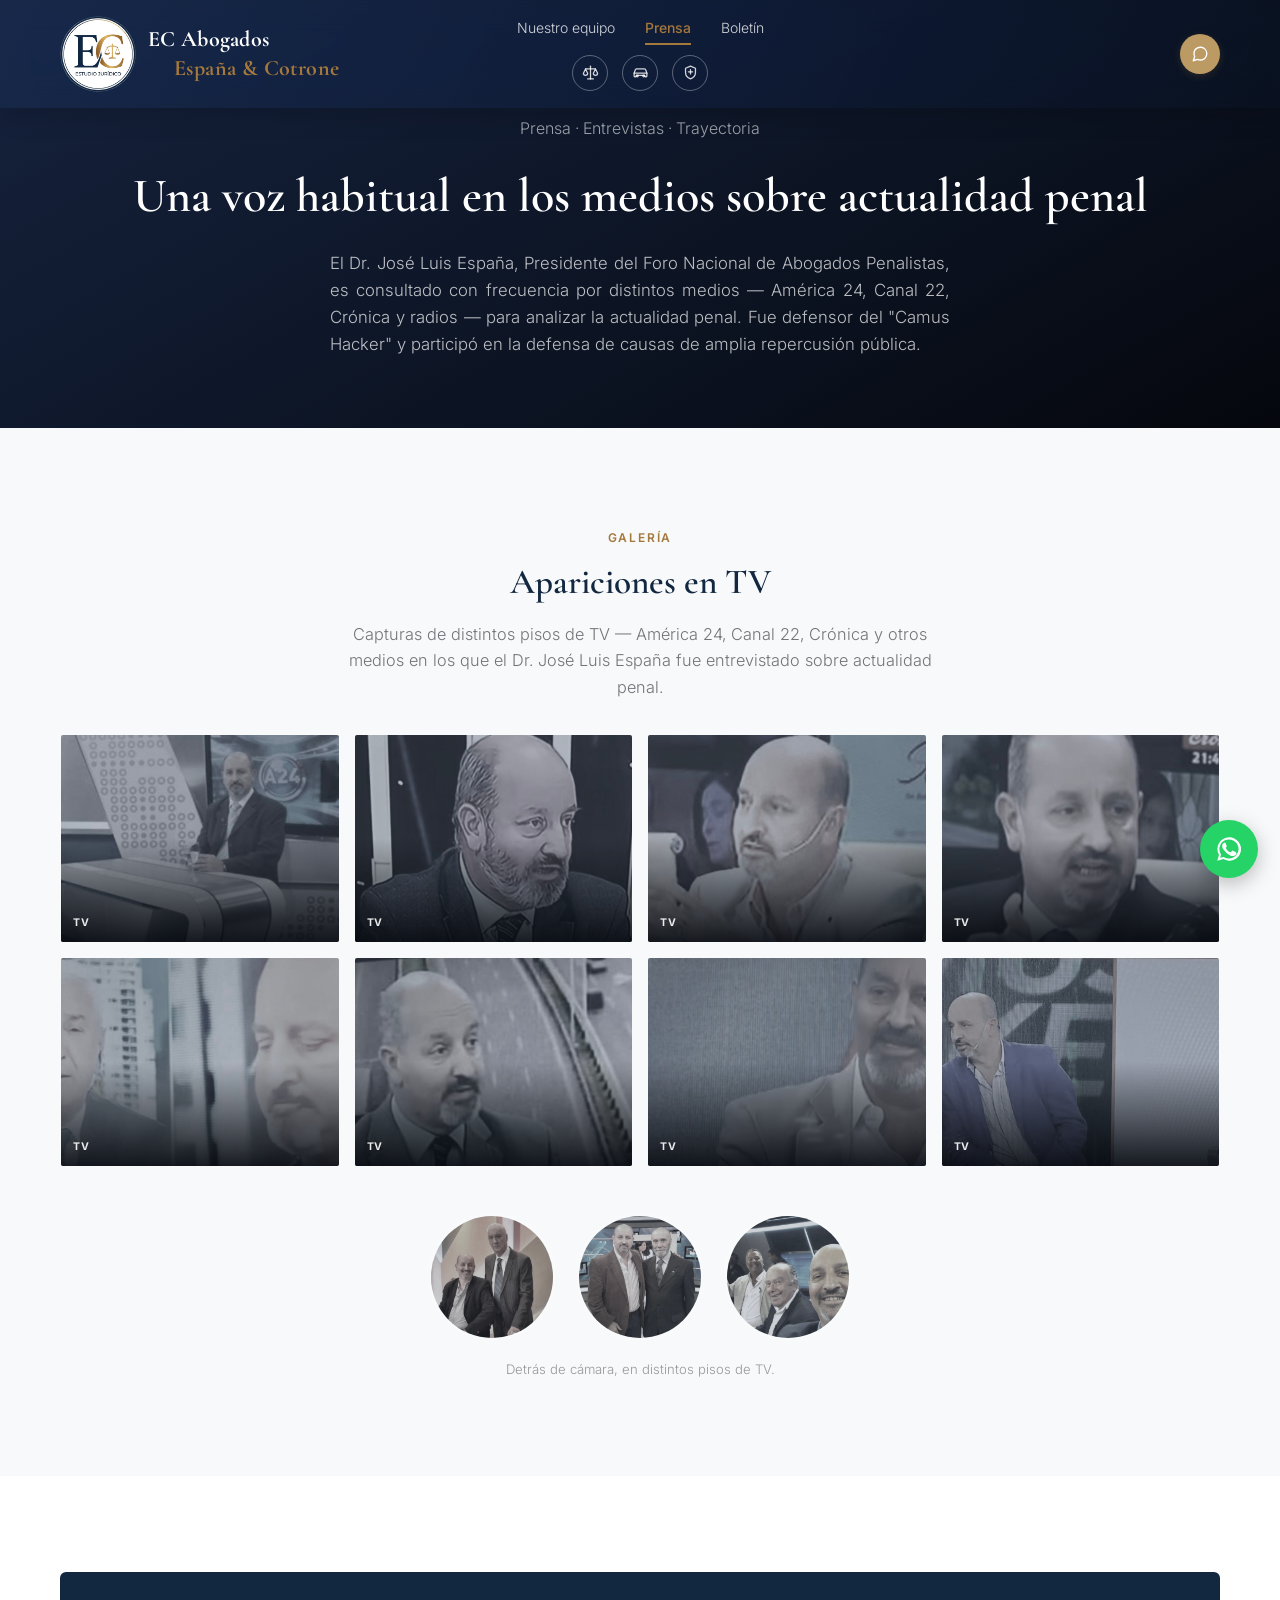
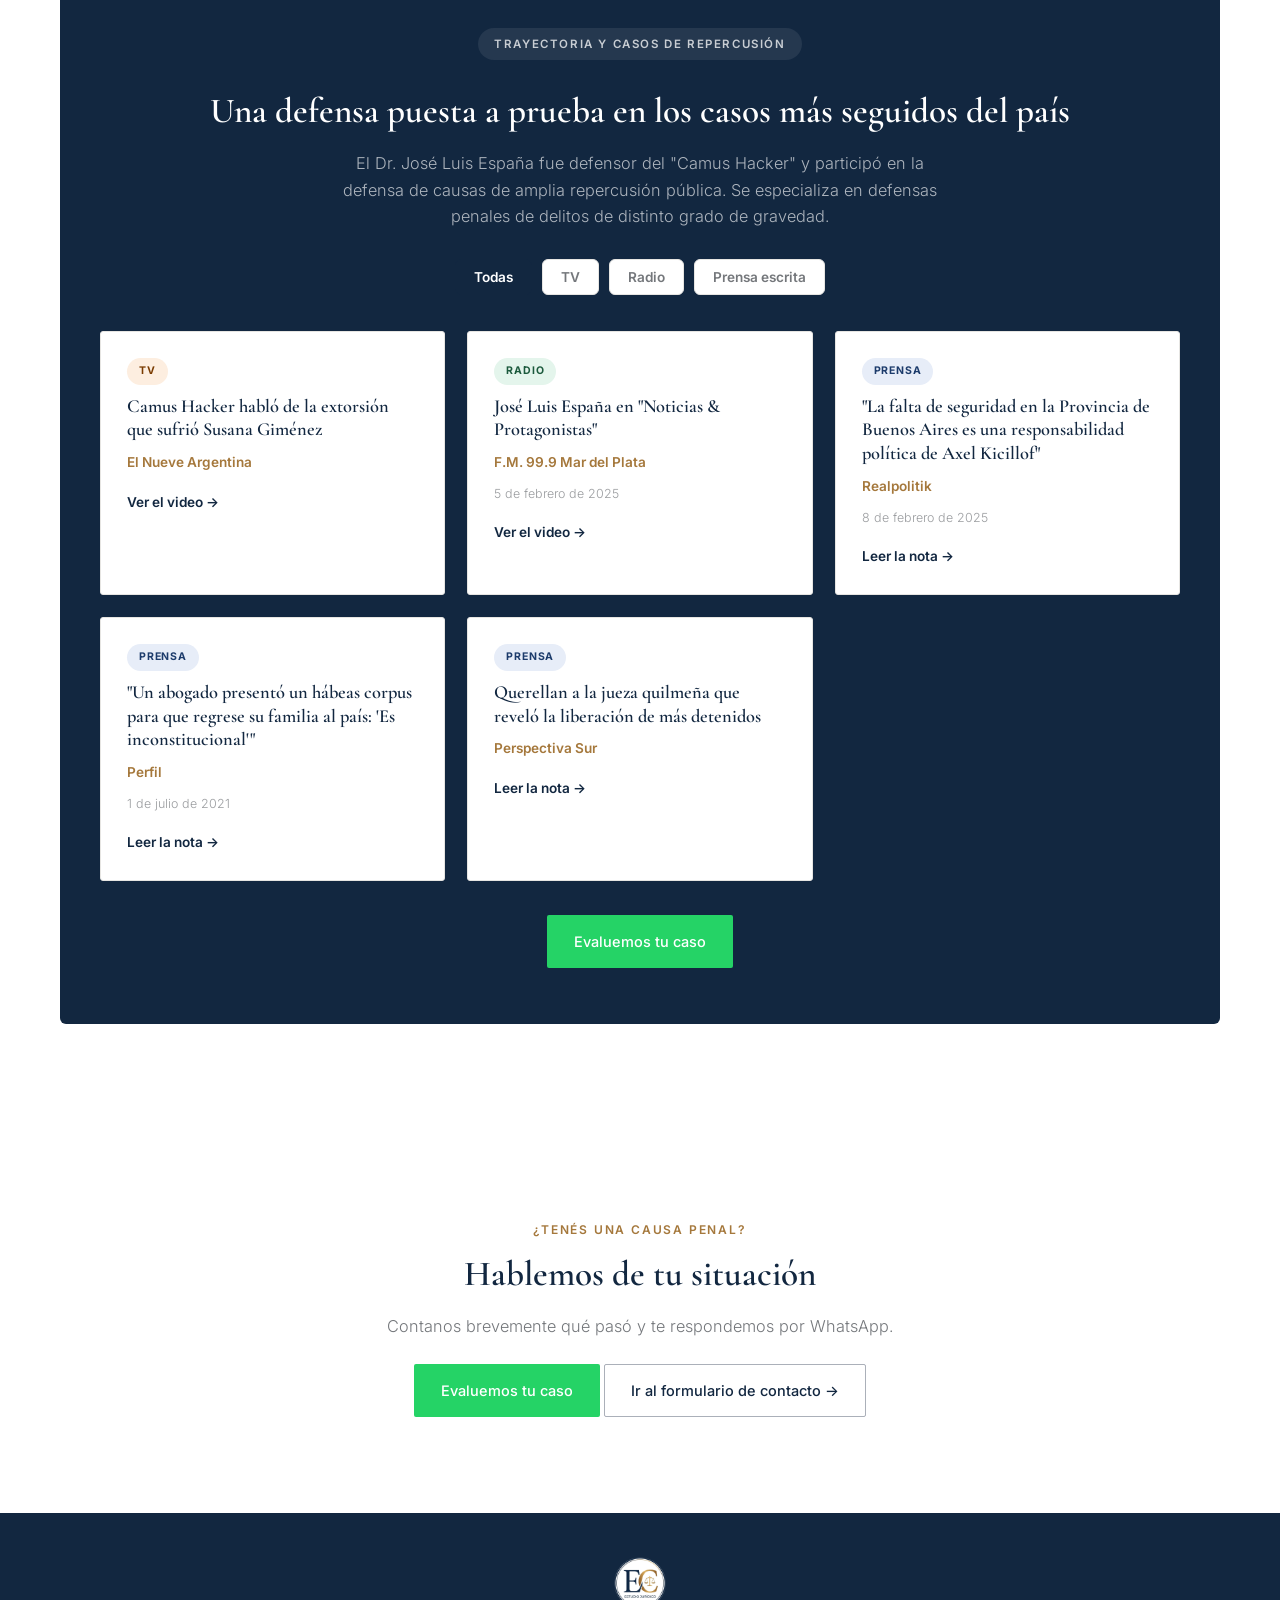
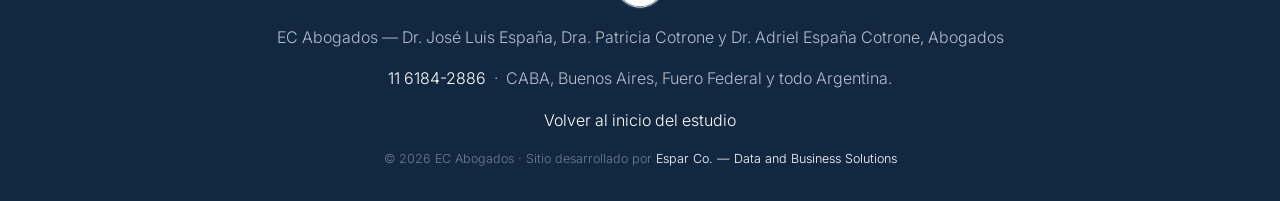
<file: prensa/index.html>
<!DOCTYPE html>
<html lang="es-AR">
<head>
<meta charset="UTF-8">
<meta name="viewport" content="width=device-width, initial-scale=1.0">
<title>Prensa y Trayectoria | Dr. José Luis España — Estudio Jurídico EC</title>

<!-- SEO básico -->
<meta name="description" content="Entrevistas, notas y apariciones en televisión, radio y prensa gráfica del Dr. José Luis España, abogado penalista y Presidente del Foro Nacional de Abogados Penalistas. Defensor del 'Camus Hacker' y parte de causas de repercusión como el Caso Candela y el Caso Milagros.">
<meta name="robots" content="index, follow">
<link rel="canonical" href="https://espanacotrone.com.ar/prensa/">

<!-- Open Graph -->
<meta property="og:type" content="website">
<meta property="og:locale" content="es_AR">
<meta property="og:title" content="Prensa y Trayectoria — Dr. José Luis España">
<meta property="og:description" content="Entrevistas y notas en TV, radio y prensa gráfica sobre actualidad penal, y trayectoria en causas de repercusión pública.">
<meta property="og:url" content="https://espanacotrone.com.ar/prensa/">
<meta property="og:image" content="https://espanacotrone.com.ar/Assets/og-image.jpg">

<!-- Twitter Card -->
<meta name="twitter:card" content="summary_large_image">
<meta name="twitter:title" content="Prensa y Trayectoria — Dr. José Luis España">
<meta name="twitter:description" content="Entrevistas y notas en TV, radio y prensa gráfica sobre actualidad penal.">

<script type="application/ld+json">
{
  "@context": "https://schema.org",
  "@type": "LegalService",
  "name": "Estudio Jurídico España Cotrone — Prensa",
  "url": "https://espanacotrone.com.ar/prensa/",
  "parentOrganization": { "@type": "LegalService", "name": "Estudio Jurídico España Cotrone", "url": "https://espanacotrone.com.ar/" }
}
</script>

<!-- Favicon -->
<link rel="icon" type="image/png" sizes="32x32" href="../Assets/favicon-32.png">
<link rel="icon" type="image/png" sizes="16x16" href="../Assets/favicon-16.png">
<link rel="apple-touch-icon" sizes="180x180" href="../Assets/apple-touch-icon.png">
<link rel="icon" href="../Assets/favicon.ico">

<!-- Tipografías -->
<link rel="preconnect" href="https://fonts.googleapis.com">
<link rel="preconnect" href="https://fonts.gstatic.com" crossorigin>
<link href="https://fonts.googleapis.com/css2?family=Cormorant+Garamond:wght@500;600;700&family=Inter:wght@300;400;500;600&display=swap" rel="stylesheet">

<!-- Estilos y comportamiento compartidos del sitio -->
<link rel="stylesheet" href="../Assets/style.css?v=20260908a">
</head>
<body>

<header>
  <div class="nav-wrap">
    <a href="../" class="brand-mark">
      <img src="../Assets/logo-ec-white-disc.png?v=20260821e" alt="Estudio Jurídico España Cotrone" class="brand-logo">
      <span class="brand-name">EC Abogados<br><span class="brand-name-sub">España & Cotrone</span></span>
    </a>
    <nav class="links" id="mainNavLinks">
      <div class="nav-top">
        <a href="../equipo/">Nuestro equipo</a>
        <a href="./" class="is-active">Prensa</a>
        <a href="../notas/">Boletín</a>
      </div>
      <div class="nav-icons">
        <a href="../" class="nav-icon" aria-label="Defensas penales" title="Defensas penales"><svg viewBox="0 0 24 24" fill="none" stroke="currentColor" stroke-width="1.8" stroke-linecap="round" stroke-linejoin="round"><path d="M12 3v18"/><path d="M5 7h14"/><path d="M5 7l-3 6a3 3 0 0 0 6 0z"/><path d="M19 7l-3 6a3 3 0 0 0 6 0z"/><path d="M8 21h8"/></svg></a>
        <a href="../infracciones/" class="nav-icon" aria-label="Infracciones de tránsito" title="Infracciones de tránsito"><svg viewBox="0 0 24 24" fill="none" stroke="currentColor" stroke-width="1.8" stroke-linecap="round" stroke-linejoin="round"><path d="M3 13l1.5-4.5A2 2 0 0 1 6.4 7h11.2a2 2 0 0 1 1.9 1.5L21 13"/><path d="M3 13h18v4a1 1 0 0 1-1 1h-1a1 1 0 0 1-1-1v-1H6v1a1 1 0 0 1-1 1H4a1 1 0 0 1-1-1z"/><circle cx="7.5" cy="17" r="1.2"/><circle cx="16.5" cy="17" r="1.2"/></svg></a>
        <a href="../amparos-de-salud/" class="nav-icon" aria-label="Amparos de salud" title="Amparos de salud"><svg viewBox="0 0 24 24" fill="none" stroke="currentColor" stroke-width="1.8" stroke-linecap="round" stroke-linejoin="round"><path d="M12 3l7 3v6c0 4.5-3 7.5-7 9-4-1.5-7-4.5-7-9V6z"/><path d="M12 8v6"/><path d="M9 11h6"/></svg></a>
      </div>
    </nav>
    <div class="nav-actions">
      <button type="button" class="nav-toggle" aria-label="Abrir menú" aria-expanded="false" aria-controls="mainNavLinks"><span class="bars"><span></span><span></span><span></span></span></button>
      <a href="../#contacto" class="btn-icon-contact" aria-label="Contacto" title="Contacto"><svg viewBox="0 0 24 24" fill="none" stroke="currentColor" stroke-width="1.8" stroke-linecap="round" stroke-linejoin="round" style="width:18px;height:18px;"><path d="M21 11.5a8.38 8.38 0 0 1-.9 3.8 8.5 8.5 0 0 1-7.6 4.7 8.38 8.38 0 0 1-3.8-.9L3 21l1.9-5.7a8.38 8.38 0 0 1-.9-3.8 8.5 8.5 0 0 1 4.7-7.6 8.38 8.38 0 0 1 3.8-.9h.5a8.48 8.48 0 0 1 8 8v.5z"></path></svg></a>
    </div>
  </div>
</header>

<div class="press-hero">
  <div class="press-hero-inner reveal">
    <div class="kicker" style="color:rgba(255,255,255,0.6); margin-bottom:16px;">Prensa · Entrevistas · Trayectoria</div>
    <h1>Una voz habitual en los medios sobre actualidad penal</h1>
    <p>El Dr. José Luis España, Presidente del Foro Nacional de Abogados Penalistas, es consultado con frecuencia por distintos medios — América 24, Canal 22, Crónica y radios — para analizar la actualidad penal. Fue defensor del "Camus Hacker" y participó en la defensa de causas de amplia repercusión pública.</p>
  </div>
</div>

<section id="galeria" style="background:var(--paper-soft);">
  <div class="section-inner reveal">
    <div class="center">
      <div class="eyebrow">Galería</div>
      <h2 class="section-title">Apariciones en TV</h2>
      <p class="section-sub">Capturas de distintos pisos de TV — América 24, Canal 22, Crónica y otros medios en los que el Dr. José Luis España fue entrevistado sobre actualidad penal.</p>
    </div>
    <div class="media-wall" style="margin-top:34px;">
      <a class="media-wall-item" href="#notas"><img src="../fotos/prensa/media-01.jpg" alt="Dr. José Luis España en el piso de América 24" loading="lazy"><span class="lbl">TV</span></a>
      <a class="media-wall-item" href="#notas"><img src="../fotos/prensa/media-02.jpg" alt="Entrevista al Dr. José Luis España — presentó hábeas corpus" loading="lazy"><span class="lbl">TV</span></a>
      <a class="media-wall-item" href="#notas"><img src="../fotos/prensa/media-03.jpg" alt="Dr. José Luis España entrevistado en un canal de Salta" loading="lazy"><span class="lbl">TV</span></a>
      <a class="media-wall-item" href="#notas"><img src="../fotos/prensa/media-04.jpg" alt="Entrevista al Dr. José Luis España en Crónica HD" loading="lazy"><span class="lbl">TV</span></a>
      <a class="media-wall-item" href="#notas"><img src="../fotos/prensa/media-05.jpg" alt="Dr. José Luis España entrevistado en América 24" loading="lazy"><span class="lbl">TV</span></a>
      <a class="media-wall-item" href="#notas"><img src="../fotos/prensa/media-06.jpg" alt="Dr. José Luis España sobre el delito de usurpación" loading="lazy"><span class="lbl">TV</span></a>
      <a class="media-wall-item" href="#notas"><img src="../fotos/prensa/media-07.jpg" alt="Dr. José Luis España en un móvil en vivo por TV" loading="lazy"><span class="lbl">TV</span></a>
      <a class="media-wall-item" href="#notas"><img src="../fotos/prensa/media-08.jpg" alt="Dr. José Luis España en el programa Confrontados" loading="lazy"><span class="lbl">TV</span></a>
    </div>
    <div class="bastidores-row">
      <div class="bastidor-photo"><img src="../fotos/prensa/bastidores-01.jpg" alt="Dr. José Luis España junto a un colega en un piso de TV" loading="lazy"></div>
      <div class="bastidor-photo"><img src="../fotos/prensa/bastidores-02.jpg" alt="Dr. José Luis España en un estudio de televisión" loading="lazy"></div>
      <div class="bastidor-photo"><img src="../fotos/prensa/bastidores-03.jpg" alt="Dr. José Luis España detrás de cámara junto a colegas" loading="lazy"></div>
    </div>
    <p class="bastidores-caption" style="color:rgba(30,35,42,0.45);">Detrás de cámara, en distintos pisos de TV.</p>
  </div>
</section>

<section id="notas">
  <div class="section-inner reveal">
    <div class="dark-panel">
      <div class="center">
        <span class="eyebrow-badge on-dark">Trayectoria y casos de repercusión</span>
        <h2 class="section-title">Una defensa puesta a prueba en los casos más seguidos del país</h2>
        <p class="section-sub" style="color:rgba(255,255,255,0.65);">El Dr. José Luis España fue defensor del "Camus Hacker" y participó en la defensa de causas de amplia repercusión pública. Se especializa en defensas penales de delitos de distinto grado de gravedad.</p>
      </div>

      <div class="press-filters">
        <button type="button" class="press-filter-btn is-active" data-filter="todas">Todas</button>
        <button type="button" class="press-filter-btn" data-filter="tv">TV</button>
        <button type="button" class="press-filter-btn" data-filter="radio">Radio</button>
        <button type="button" class="press-filter-btn" data-filter="prensa">Prensa escrita</button>
      </div>

      <div class="press-grid">
        <a class="press-card" data-kind="tv" href="https://youtu.be/N9hbjQKv3jc" target="_blank" rel="noopener">
          <span class="press-kind tv">TV</span>
          <h3>Camus Hacker habló de la extorsión que sufrió Susana Giménez</h3>
          <span class="press-outlet">El Nueve Argentina</span>
          <span class="press-link">Ver el video →</span>
        </a>

        <a class="press-card" data-kind="radio" href="https://youtu.be/jzJfQvkdV68" target="_blank" rel="noopener">
          <span class="press-kind radio">Radio</span>
          <h3>José Luis España en "Noticias &amp; Protagonistas"</h3>
          <span class="press-outlet">F.M. 99.9 Mar del Plata</span>
          <span class="press-date">5 de febrero de 2025</span>
          <span class="press-link">Ver el video →</span>
        </a>

        <a class="press-card" data-kind="prensa" href="https://realpolitik.com.ar/nota/63481/la-falta-de-seguridad-en-la-provincia-de-buenos-aires-es-una-responsabilidad-politica-de-axel-kicillof/" target="_blank" rel="noopener">
          <span class="press-kind prensa">Prensa</span>
          <h3>"La falta de seguridad en la Provincia de Buenos Aires es una responsabilidad política de Axel Kicillof"</h3>
          <span class="press-outlet">Realpolitik</span>
          <span class="press-date">8 de febrero de 2025</span>
          <span class="press-link">Leer la nota →</span>
        </a>

        <a class="press-card" data-kind="prensa" href="https://www.perfil.com/noticias/actualidad/abogado-presento-habeas-corpus-regrese-familia-pais-es-inconstitucional.phtml" target="_blank" rel="noopener">
          <span class="press-kind prensa">Prensa</span>
          <h3>"Un abogado presentó un hábeas corpus para que regrese su familia al país: 'Es inconstitucional'"</h3>
          <span class="press-outlet">Perfil</span>
          <span class="press-date">1 de julio de 2021</span>
          <span class="press-link">Leer la nota →</span>
        </a>

        <a class="press-card" data-kind="prensa" href="http://www.perspectivasur.com/3/89319-querellan-a-la-jueza-quilmea-que-revel-la-liberacin-mas" target="_blank" rel="noopener">
          <span class="press-kind prensa">Prensa</span>
          <h3>Querellan a la jueza quilmeña que reveló la liberación de más detenidos</h3>
          <span class="press-outlet">Perspectiva Sur</span>
          <span class="press-link">Leer la nota →</span>
        </a>
      </div>

      <p class="center" style="margin-top:34px;">
        <a class="btn btn-whatsapp" href="https://wa.me/5491161842886?text=Hola%2C%20quiero%20hacer%20una%20consulta" target="_blank" rel="noopener" onclick="trackConversion('whatsapp_prensa')">Evaluemos tu caso</a>
      </p>
    </div>
  </div>
</section>

<section id="contacto-prensa">
  <div class="section-inner narrow center reveal">
    <div class="eyebrow">¿Tenés una causa penal?</div>
    <h2 class="section-title">Hablemos de tu situación</h2>
    <p class="section-sub">Contanos brevemente qué pasó y te respondemos por WhatsApp.</p>
    <p style="margin-top:24px;">
      <a class="btn btn-whatsapp" href="https://wa.me/5491161842886?text=Hola%2C%20quiero%20hacer%20una%20consulta" target="_blank" rel="noopener">Evaluemos tu caso</a>
      <a class="btn btn-outline-dark" href="../#contacto">Ir al formulario de contacto →</a>
    </p>
  </div>
</section>

<footer>
  <div class="footer-inner">
    <img src="../Assets/logo-ec-white-disc.png?v=20260821e" alt="EC Abogados" class="footer-logo">
    <div>EC Abogados — Dr. José Luis España, Dra. Patricia Cotrone y Dr. Adriel España Cotrone, Abogados</div>
    <div><a href="tel:+5491161842886">11 6184-2886</a> &nbsp;·&nbsp; CABA, Buenos Aires, Fuero Federal y todo Argentina.</div>
    <div><a href="../">Volver al inicio del estudio</a></div>
    <div class="footer-fine">© 2026 EC Abogados · Sitio desarrollado por <a href="https://arianacotrone.github.io/espar-co/">Espar Co. — Data and Business Solutions</a></div>
  </div>
</footer>

<a class="fab-whatsapp" href="https://wa.me/5491161842886?text=Hola%2C%20quiero%20hacer%20una%20consulta" target="_blank" rel="noopener" aria-label="Escribinos por WhatsApp" onclick="trackConversion('whatsapp_flotante')">
  <span class="fab-whatsapp-ring" aria-hidden="true"></span>
  <svg class="fab-whatsapp-icon" viewBox="0 0 24 24" fill="#fff"><path d="M17.5 14.4c-.3-.2-1.8-.9-2.1-1s-.5-.1-.7.1-.8 1-.9 1.2-.3.2-.6.1a7.9 7.9 0 0 1-2.3-1.4 8.6 8.6 0 0 1-1.6-2c-.2-.3 0-.5.1-.6l.4-.5.3-.4a.5.5 0 0 0 0-.5c-.1-.1-.7-1.6-.9-2.2s-.5-.5-.7-.5h-.6a1.1 1.1 0 0 0-.8.4 3.4 3.4 0 0 0-1 2.5 6 6 0 0 0 1.3 3.1 13.6 13.6 0 0 0 5.2 4.6c.7.3 1.3.5 1.7.6a4.1 4.1 0 0 0 1.9.1 3.1 3.1 0 0 0 2-1.4 2.5 2.5 0 0 0 .2-1.4c-.1-.1-.3-.2-.6-.3z"/><path d="M12 2a10 10 0 0 0-8.6 15L2 22l5.2-1.4A10 10 0 1 0 12 2zm0 18.2a8.2 8.2 0 0 1-4.2-1.2l-.3-.2-3.1.8.8-3-.2-.3a8.2 8.2 0 1 1 7 3.9z"/></svg>
  <span class="fab-whatsapp-text">Escribinos</span>
</a>

<script src="../Assets/site.js?v=20260903c"></script>
</body>
</html>
</file>
<file: Assets/style.css>
/* ==========================================================================
   Estudio Jurídico España Cotrone — sistema de diseño compartido
   Estética inspirada en estudios de abogados premium: tipografía serif
   editorial + sans-serif limpia, paleta negro/blanco con acento azul,
   botones tipo píldora, paneles oscuros con tarjetas, mucho aire.
   ========================================================================== */

:root {
  --ink: #122740;          /* Navy del logo — marca principal (headers, botones, secciones oscuras) */
  --ink-soft: #1c3654;     /* variante más clara del azul noche (cards dentro de paneles oscuros) */
  --text: #1E232A;         /* Dark Charcoal — texto de cuerpo */
  --paper: #ffffff;
  --paper-soft: #f8f9fa;   /* Soft Slate Gray para alternar secciones */
  --muted: rgba(30,35,42,0.62);   /* texto de cuerpo sobre blanco (derivado del charcoal) */
  --muted-invert: #b7bdca;        /* texto secundario sobre azul noche */
  --line: #e6e5e2;
  --accent: #A5783C;       /* Dorado del logo — CTAs, badges, links de acento */
  --whatsapp: #25D366;
  --radius-pill: 999px;    /* reservado para tags/badges pequeños (categorías, chips) */
  --radius-btn: 2px;       /* botones — recto, sobrio */
  --radius-card: 4px;      /* bordes rectos — más "estudio jurídico serio" que "app" */
  --radius-card-sm: 3px;
  --maxw: 1160px;
  --serif: 'Cormorant Garamond', Georgia, 'Times New Roman', serif;
  --sans: 'Inter', Arial, 'Segoe UI', Helvetica, sans-serif;
}

* { box-sizing: border-box; margin: 0; padding: 0; }

html { scroll-behavior: smooth; }
/* Nota: NO usar "overflow-x: hidden" acá — en html/body rompe el
   "position: sticky" del header (el navegador pasa overflow-y a "auto" en
   ambos y el header deja de quedar fijo, se va con el scroll). El desborde
   horizontal real ya se corrigió en el origen (ver .chip-option más abajo). */
html, body { max-width: 100%; }

body {
  font-family: var(--sans);
  font-weight: 300;
  color: var(--text);
  background: var(--paper);
  line-height: 1.6;
  -webkit-font-smoothing: antialiased;
}

/* Todo el texto de párrafo (el cuerpo de texto corrido: bios, descripciones de
   causas, tarjetas, preguntas frecuentes, testimonios, etc.) queda justificado
   a ambos márgenes — un tratamiento prolijo y "de estudio jurídico". Los
   títulos, botones, badges, chips y etiquetas cortas quedan afuera a propósito:
   justificar una sola línea no tiene efecto visual, y en encabezados que llegan
   a partirse en dos líneas se ve mal, así que ahí se mantiene su alineación
   original. */
.mission-text p,
.bio,
.dark-card p,
.light-card p,
.case-card p,
.causa-panel p,
.faq-item p,
.testimonial-card p.testimonial-text,
.cred-list li,
.form-note,
.press-hero p,
.hero-lead {
  text-align: justify;
  text-justify: inter-word;
}
/* Textos cortos/centrados por diseño que no deben tomar la justificación aunque
   estén cerca de un párrafo (subtítulos de sección, pasos numerados, etc.). */
.center p,
.section-sub,
.step p {
  text-align: center;
}

img { max-width: 100%; display: block; }
a { color: inherit; }

.placeholder-banner {
  background: #fff3cd;
  color: #664d03;
  text-align: center;
  padding: 10px 16px;
  font-family: var(--sans);
  font-size: 13px;
  border-bottom: 2px dashed #e0b400;
  position: relative;
  z-index: 60;
}

/* ---------- Header ---------- */
/* Fondo azul degradado fijo y permanente (no depende del scroll), pero con
   efecto "vidrio esmerilado": semitransparente + blur, así el contenido que
   pasa por detrás se ve difuminado en vez de un panel sólido y opaco. */
header,
header.is-scrolled,
header.on-light {
  background: linear-gradient(115deg, rgba(26,44,77,0.68) 0%, rgba(16,29,56,0.72) 55%, rgba(10,18,32,0.76) 100%);
  backdrop-filter: blur(16px) saturate(140%);
  -webkit-backdrop-filter: blur(16px) saturate(140%);
}
header nav.links a,
header.is-scrolled nav.links a,
header.on-light nav.links a {
  color: rgba(255,255,255,0.82) !important;
}
header nav.links a:hover,
header.is-scrolled nav.links a:hover,
header.on-light nav.links a:hover {
  color: #ffffff !important;
}
header nav.links a.is-active,
header.is-scrolled nav.links a.is-active,
header.on-light nav.links a.is-active {
  color: var(--accent) !important;
}
header .brand-mark,
header.on-light .brand-mark,
header.on-light .brand-mark .brand-name {
  color: #fff;
}
header {
  position: sticky;
  top: 0;
  z-index: 40;
  padding: 16px 32px;
  box-shadow: 0 6px 24px rgba(0,0,0,0.18);
}
.nav-wrap {
  max-width: var(--maxw);
  margin: 0 auto;
  display: flex;
  align-items: center;
  justify-content: space-between;
  gap: 20px;
  flex-wrap: wrap;
}
@media (min-width: 641px) {
  /* Grid de 3 columnas: logo | nav centrado | acciones — así el bloque
     central queda matemáticamente centrado en el header sin importar si
     el logo o las acciones de la derecha pesan distinto en ancho. */
  .nav-wrap {
    display: grid;
    grid-template-columns: 1fr auto 1fr;
    align-items: center;
  }
  .nav-wrap > .brand-mark { justify-self: start; }
  .nav-wrap > nav.links { justify-self: center; }
  .nav-wrap > .nav-actions { justify-self: end; }
}
.nav-actions {
  display: flex;
  align-items: center;
  gap: 12px;
  flex-shrink: 0;
}
/* Botón del header hacia la subpágina de Infracciones de Tránsito */
.btn-nav-multas {
  flex-shrink: 0;
  font-family: var(--sans);
  font-weight: 600;
  font-size: 13px;
  letter-spacing: 0.2px;
  color: #fff;
  background: rgba(255,255,255,0.08);
  border: 1.5px solid rgba(255,255,255,0.32);
  padding: 9px 18px;
  border-radius: var(--radius-pill);
  text-decoration: none;
  white-space: nowrap;
  transition: background-color .2s ease, border-color .2s ease, transform .15s ease;
}
.btn-nav-multas:hover {
  background: var(--accent);
  border-color: var(--accent);
  transform: translateY(-2px);
}
/* ---------- Menú mobile (botón hamburguesa + panel desplegable) ---------- */
.nav-toggle {
  display: none;
  flex-shrink: 0;
  width: 40px;
  height: 40px;
  align-items: center;
  justify-content: center;
  background: transparent;
  border: 1.5px solid rgba(255,255,255,0.35);
  border-radius: 50%;
  cursor: pointer;
  padding: 0;
}
.nav-toggle .bars {
  position: relative;
  width: 18px;
  height: 12px;
  display: block;
}
.nav-toggle .bars span {
  position: absolute;
  left: 0;
  width: 100%;
  height: 1.5px;
  background: #fff;
  border-radius: 2px;
  transition: transform .25s ease, opacity .2s ease, top .25s ease;
}
.nav-toggle .bars span:nth-child(1) { top: 0; }
.nav-toggle .bars span:nth-child(2) { top: 50%; margin-top: -0.75px; }
.nav-toggle .bars span:nth-child(3) { top: 100%; margin-top: -1.5px; }
header.nav-open .nav-toggle .bars span:nth-child(1) { top: 50%; margin-top: -0.75px; transform: rotate(45deg); }
header.nav-open .nav-toggle .bars span:nth-child(2) { opacity: 0; }
header.nav-open .nav-toggle .bars span:nth-child(3) { top: 50%; margin-top: -0.75px; transform: rotate(-45deg); }

@media (max-width: 640px) {
  .nav-toggle { display: flex; }
  /* El panel de links pasa a ser un desplegable a todo el ancho, debajo del
     header — así queda siempre alcanzable en mobile, en vez de desaparecer. */
  nav.links {
    display: flex;
    flex-direction: column;
    align-items: stretch;
    gap: 0;
    position: absolute;
    top: 100%;
    left: 0;
    right: 0;
    background: linear-gradient(165deg, #16233f 0%, #0b1220 70%, #05070d 100%);
    padding: 4px 24px 20px;
    box-shadow: 0 18px 32px rgba(0,0,0,0.35);
    max-height: 0;
    overflow: hidden;
    opacity: 0;
    pointer-events: none;
    transition: max-height .3s ease, opacity .2s ease;
  }
  header.nav-open nav.links {
    max-height: 480px;
    opacity: 1;
    pointer-events: auto;
  }
  .nav-top {
    flex-direction: column;
    align-items: stretch;
    gap: 0;
  }
  .nav-top a {
    padding: 15px 2px;
    border-top: 1px solid rgba(255,255,255,0.09);
    border-bottom: none;
    font-size: 15px;
    text-align: center;
  }
  .nav-top a:first-child { border-top: none; }
  .nav-top a.is-active { background: rgba(165,120,60,0.08); }
  .nav-icons {
    justify-content: center;
    gap: 22px;
    margin-top: 16px;
    padding-top: 16px;
    border-top: 1px solid rgba(255,255,255,0.09);
  }
}
.brand-mark {
  display: flex;
  align-items: center;
  gap: 12px;
  text-decoration: none;
  color: #fff;
}
.brand-mark .brand-logo {
  width: 76px; height: 76px;
  object-fit: contain;
  flex-shrink: 0;
}
.brand-mark .brand-name {
  font-family: var(--serif);
  font-size: 22px;
  font-weight: 700;
  line-height: 1.25;
  letter-spacing: 0.3px;
  max-width: 260px;
}
.brand-name-sub {
  display: block;
  color: var(--accent);
  font-size: 1em;
  font-weight: 700;
  letter-spacing: 0.4px;
  margin-left: 26px;
  margin-top: 2px;
}
nav.links {
  display: flex;
  flex-direction: column;
  align-items: center;
  gap: 10px;
}
/* Fila de arriba: Nuestro equipo · Prensa · Boletín */
.nav-top {
  display: flex;
  align-items: center;
  gap: 30px;
}
.nav-top a {
  font-size: 14px;
  font-weight: 300;
  padding-bottom: 3px;
  border-bottom: 2px solid transparent;
}
.nav-top a.is-active { border-bottom-color: var(--accent); }
/* Fila de abajo: iconos redondos — Defensas penales · Infracciones · Amparos */
.nav-icons {
  display: flex;
  align-items: center;
  gap: 14px;
}
.nav-icon {
  width: 36px;
  height: 36px;
  border-radius: 50%;
  display: flex;
  align-items: center;
  justify-content: center;
  border: 1.5px solid rgba(255,255,255,0.32);
  transition: background-color .2s ease, border-color .2s ease, transform .15s ease;
}
.nav-icon svg { width: 17px; height: 17px; }
.nav-icon:hover { border-color: var(--accent); transform: translateY(-2px); }
.nav-icon.is-active,
.nav-icon.is-active:hover,
header nav.links a.nav-icon.is-active {
  background: var(--accent);
  border-color: var(--accent);
  color: #fff !important;
}
nav.links a {
  color: rgba(255,255,255,0.82);
  text-decoration: none;
  transition: color 0.2s ease;
}
nav.links a:hover { color: #fff; }
.btn-nav-contact {
  background: rgba(255,255,255,0.95);
  color: var(--ink);
}
.btn-icon-contact {
  flex-shrink: 0;
  width: 40px;
  height: 40px;
  border-radius: 50%;
  display: flex;
  align-items: center;
  justify-content: center;
  font-size: 17px;
  line-height: 1;
  background: #BC9A63;
  color: #fff;
  text-decoration: none;
  border: 1.5px solid transparent;
  transition: transform 0.15s ease, background-color 0.2s ease, box-shadow 0.2s ease;
  box-shadow: 0 2px 8px rgba(165,120,60,0.22);
}
.btn-icon-contact:hover {
  transform: translateY(-2px) scale(1.05);
  background: var(--accent);
}
.icon-btn {
   flex-shrink: 0;
   width: 40px;
   height: 40px;
   border-radius: 50%;
  display: flex;
  align-items: center;
  justify-content: center;
  font-size: 17px;
  line-height: 1;
  background: #BC9A63;
  color: #fff;
  text-decoration: none;
  border: 1.5px solid transparent;
  transition: transform 0.15s ease, background-color 0.2s ease, box-shadow 0.2s ease;
  box-shadow: 0 2px 8px rgba(165,120,60,0.22);
}
.icon-btn:hover { background: var(--navy); color: var(--white); }
.icon-btn svg { width: 17px; height: 17px; }

/* ---------- Buttons ---------- */
.btn {
  font-family: var(--sans);
  font-weight: 500;
  font-size: 14.5px;
  padding: 14px 26px;
  border-radius: var(--radius-btn);
  text-decoration: none;
  display: inline-flex;
  align-items: center;
  gap: 9px;
  border: 1.5px solid transparent;
  cursor: pointer;
  transition: transform 0.15s ease, background-color .2s ease, color .2s ease, border-color .2s ease;
  white-space: nowrap;
  max-width: 100%;
}
.btn:hover { transform: translateY(-2px); }
/* Salvavidas para botones con texto largo (p. ej. "Ver todas las áreas de
   práctica del estudio →") en pantallas angostas: en vez de desbordar la
   página hacia el costado, el texto pasa a envolver en dos líneas. */
@media (max-width: 600px) {
  .btn { white-space: normal; text-align: center; }
}

/* Link de texto simple para un tercer CTA sin competir visualmente con los dos botones principales */
.hero-text-link {
  font-family: var(--sans);
  font-weight: 500;
  font-size: 14.5px;
  color: rgba(255,255,255,0.75);
  text-decoration: none;
  display: inline-flex;
  align-items: center;
  padding: 14px 4px;
  border-bottom: 1px solid rgba(255,255,255,0.3);
  transition: color .2s ease, border-color .2s ease;
}
.hero-text-link:hover { color: #fff; border-color: #fff; }
.btn-dark { background: var(--ink); color: #fff; }
.btn-dark:hover { background: #0b1830; }
.btn-accent { background: var(--accent); color: #fff; }
.btn-accent:hover { background: #e64a28; }
.btn-whatsapp { background: var(--whatsapp); color: #fff; }
.btn-outline-light { background: transparent; color: #fff; border-color: rgba(255,255,255,0.55); }
.btn-outline-light:hover { border-color: #fff; }
.btn-outline-dark { background: transparent; color: var(--ink); border-color: rgba(17,30,56,0.35); }
.btn-outline-dark:hover { border-color: var(--ink); }
.btn-block { width: 100%; justify-content: center; }
.btn-call { background: var(--ink); color: #fff; }
.btn-call:hover { background: #0b1830; }

/* ---------- Hero CTA (urgencia + llamada/whatsapp) ---------- */
.hero-cta { margin-top: 4px; }
.hero-urgent-badge {
  display: inline-flex;
  align-items: center;
  gap: 8px;
  background: rgba(165,120,60,0.12);
  border: 1.5px solid rgba(165,120,60,0.4);
  color: var(--accent);
  font-family: var(--sans);
  font-weight: 600;
  font-size: 13.5px;
  letter-spacing: 0.2px;
  padding: 10px 22px;
  border-radius: var(--radius-pill);
  margin-bottom: 18px;
}
.hero-cta-buttons {
  display: flex;
  flex-wrap: wrap;
  gap: 14px;
}
@media (max-width: 480px) {
  .hero-urgent-badge { font-size: 12.5px; padding: 9px 16px; text-align: left; }
  .hero-cta-buttons { gap: 10px; }
  .hero-cta-buttons .btn { flex: 1 1 auto; justify-content: center; }
}

/* ---------- Hero ---------- */
.hero {
  background:
    radial-gradient(circle at 18% 12%, rgba(165,120,60,0.18), transparent 42%),
    linear-gradient(150deg, #16233f 0%, #0b1220 60%, #05070d 100%);
  color: #fff;
  padding: 150px 32px 110px;
  margin-top: -122px; /* <-- CAMBIADO: compensa la altura total del header + padding para eliminar la franja */
  position: relative;
  overflow: hidden;
}

/* Variante clara del hero con foto de fondo (usada en index.html) */
.hero.hero-light {
  background:
    linear-gradient(100deg, rgba(248,249,250,0.96) 0%, rgba(248,249,250,0.90) 32%, rgba(248,249,250,0.62) 60%, rgba(248,249,250,0.40) 100%),
    url('hero-bg.jpg?v=20260821f');
  background-size: cover;
  background-position: center;
  color: var(--text);
}

.hero.hero-light .kicker { color: rgba(17,39,64,0.65); }
.hero.hero-light h1 { color: var(--ink); }
.hero.hero-light .hero-lead { color: rgba(30,35,42,0.78); }
.hero.hero-light .hero-stat { border-top: 1px solid rgba(17,39,64,0.16); }
.hero.hero-light .hero-stat-num { color: var(--ink); }
.hero.hero-light .hero-stat-label { color: rgba(30,35,42,0.6); }

/* Variante del hero de infracciones — Fondo oscuro con textos blancos, mismo
   tono navy que el hero-mosaic de la home (en vez de negro puro) para que
   las dos páginas compartan la misma estética oscura. */
.hero.hero-light.hero-multas {
  background:
     linear-gradient(100deg, rgba(11,18,32,0.90) 0%, rgba(11,18,32,0.74) 32%, rgba(11,18,32,0.55) 62%, rgba(11,18,32,0.32) 100%),
     url('hero-multas-bg.jpg');
  background-size: cover;
  background-position: center;
  color: #ffffff; /* Asegura el color blanco base */
}

/* Kicker (texto pequeño sobre el título) */
.hero.hero-light.hero-multas .kicker {
  color: rgba(255, 255, 255, 0.75);
}

/* Título principal (h1) */
.hero.hero-multas h1 {
  font-size: clamp(2.9rem, 5.4vw, 4.8rem);
  max-width: 13ch;
  color: #ffffff;
}

/* Texto del lado derecho (h2) */
.hero.hero-multas .hero-side h2 {
  color: rgba(255, 255, 255, 0.9);
}
.hero-inner {
  max-width: var(--maxw);
  margin: 0 auto;
  display: grid;
  grid-template-columns: 1.7fr 1fr;
  gap: 40px;
  align-items: center;
  position: relative;
}
.hero .kicker {
  font-family: var(--sans);
  font-size: 12.5px;
  letter-spacing: 2.5px;
  color: rgba(255,255,255,0.65);
  margin-bottom: 22px;
  text-transform: uppercase;
}
.hero h1 {
  font-family: var(--serif);
  font-weight: 600;
  font-size: clamp(2.5rem, 4.4vw, 4rem);
  line-height: 1.12;
  letter-spacing: 0.2px;
  max-width: 15ch;
}
.hero-lead {
  font-family: var(--sans);
  font-weight: 300;
  font-size: 1.08rem;
  line-height: 1.55;
  color: rgba(255,255,255,0.78);
  max-width: 46ch;
  margin: 22px 0 32px;
}
.hero-side { text-align: right; }
.hero-side h2 {
  font-family: var(--sans);
  font-weight: 300;
  font-size: 1.2rem;
  line-height: 1.35;
  color: #f1f1f1;
  margin-bottom: 24px;
}
.hero-stats {
  display: flex;
  flex-direction: column;
  gap: 20px;
}
.hero-stat {
  text-align: right;
  padding-top: 14px;
  border-top: 1px solid rgba(255,255,255,0.16);
}
.hero-stat-num {
  display: block;
  font-family: var(--serif);
  font-weight: 600;
  font-size: 2.1rem;
  color: #fff;
  line-height: 1.1;
}
.hero-stat-label {
  display: block;
  font-family: var(--sans);
  font-size: 12px;
  letter-spacing: 0.8px;
  text-transform: uppercase;
  color: rgba(255,255,255,0.55);
  margin-top: 4px;
}
@media (max-width: 860px) {
  .hero-inner { grid-template-columns: 1fr; }
  .hero h1 { font-size: 2.3rem; max-width: none; }
  .hero-side { text-align: left; }
  .hero-stats { flex-direction: row; gap: 24px; margin-top: 36px; }
  .hero-stat { text-align: left; flex: 1; }
}

.coverage-strip {
  background: var(--paper-soft);
  border-bottom: 1px solid var(--line);
  padding: 16px 24px;
  text-align: center;
  font-family: var(--sans);
  font-size: 12.5px;
  letter-spacing: 1.5px;
  color: rgba(30,35,42,0.55);
  text-transform: uppercase;
}

/* ---------- Sections ---------- */
section { padding: 96px 32px; }
.section-inner { max-width: var(--maxw); margin: 0 auto; }
.section-inner.narrow { max-width: 760px; }

.eyebrow {
  display: inline-block;
  font-family: var(--sans);
  font-size: 12px;
  font-weight: 600;
  letter-spacing: 1.8px;
  text-transform: uppercase;
  color: var(--accent);
  margin-bottom: 14px;
}
.eyebrow-badge {
  display: inline-block;
  font-family: var(--sans);
  font-size: 11.5px;
  font-weight: 600;
  letter-spacing: 1.6px;
  text-transform: uppercase;
  padding: 7px 16px;
  border-radius: var(--radius-pill);
  background: var(--paper-soft);
  color: rgba(30,35,42,0.7);
  margin-bottom: 22px;
}
.eyebrow-badge.on-dark {
  background: rgba(255,255,255,0.08);
  color: rgba(255,255,255,0.75);
}

h2.section-title {
  font-family: var(--serif);
  font-weight: 600;
  font-size: 2.2rem;
  line-height: 1.2;
  color: var(--ink);
  margin-bottom: 18px;
}
.center { text-align: center; }
.section-sub {
  font-family: var(--sans);
  font-weight: 300;
  color: var(--muted);
  max-width: 620px;
  margin: 0 auto 8px;
  font-size: 1.02rem;
}

/* ---------- Quiénes somos (dos columnas) ---------- */
.two-col {
  display: grid;
  grid-template-columns: 1fr 1fr;
  gap: 56px;
  align-items: center;
}
.mission-text p {
  font-family: var(--sans);
  font-weight: 300;
  font-size: 1.05rem;
  color: var(--muted);
  margin-bottom: 18px;
}
.mission-text p:last-child { margin-bottom: 0; }
.photo-block {
  aspect-ratio: 4/3.2;
  border-radius: var(--radius-card);
  background: linear-gradient(135deg, #111E38, #05070d);
  display: flex;
  align-items: center;
  justify-content: center;
  color: rgba(255,255,255,0.35);
  font-family: var(--sans);
  font-size: 13px;
  letter-spacing: 1px;
  text-align: center;
  padding: 20px;
  text-transform: uppercase;
}
/* Foto real de "¿Quiénes somos?" — a diferencia de .photo-block (pensada para el
   placeholder de texto), acá la imagen debe llenar el recuadro sin distorsionarse
   y sin el padding/fondo oscuro que dejaba un marco alrededor de la foto. */
.mission-photo {
  width: 100%;
  aspect-ratio: 3/3.9;
  object-fit: cover;
  object-position: center 25%;
  display: block;
  border-radius: var(--radius-card);
  box-shadow: 0 24px 60px rgba(20,20,20,0.12);
}
@media (max-width: 860px) {
  .two-col { grid-template-columns: 1fr; }
  .mission-photo { aspect-ratio: 4/3; }
}

/* Tratamiento fotográfico unificado: blanco y negro total, para sumar
   seriedad y además unificar fotos que vienen de fuentes distintas
   (estudio propio, eventos con backdrop de sponsors, exteriores). */
.mission-photo,
.team-card img.photo-block,
.hero-portrait-frame img,
.lead-spotlight-photo img {
  filter: grayscale(100%) contrast(1.18) brightness(0.97);
}

/* ---------- Paneles oscuros con tarjetas (áreas de práctica, otros servicios) ---------- */
.dark-panel {
  background: var(--ink);
  border-radius: 6px;
  padding: 56px 40px;
  color: #fff;
}
.dark-panel .eyebrow-badge { display: block; width: fit-content; margin: 0 auto 30px; }
.dark-panel h2.section-title { color: #fff; }
.dark-grid {
  display: grid;
  grid-template-columns: repeat(auto-fit, minmax(260px, 1fr));
  gap: 20px;
  margin-top: 36px;
}
/* "Primeros pasos" (#urgencia): las 4 tarjetas deben entrar siempre en una sola
   fila en escritorio, en vez de acomodarse en 3+1 como con el auto-fit genérico
   de arriba. */
@media (min-width: 1024px) {
  #urgencia .dark-grid {
    grid-template-columns: repeat(4, 1fr);
  }
}
/* infracciones/: "Antes de pagar" tiene 3 tarjetas, no 4 — la regla de arriba
   las dejaba corridas a la izquierda con una columna vacía a la derecha.
   Con esta clase (más específica) quedan centradas en su propio ancho. */
@media (min-width: 1024px) {
  #urgencia.urgencia-3card .dark-grid {
    grid-template-columns: repeat(3, minmax(260px, 320px));
    justify-content: center;
  }
}
.dark-card {
  background: var(--ink-soft);
  border-radius: var(--radius-card-sm);
  padding: 30px;
  border: 1px solid rgba(255,255,255,0.06);
}
.dark-card h3 {
  font-family: var(--sans);
  font-weight: 600;
  font-size: 1.05rem;
  margin-bottom: 12px;
  color: #fff;
}
.dark-card p {
  font-family: var(--sans);
  font-weight: 300;
  font-size: 0.92rem;
  color: var(--muted-invert);
  margin-bottom: 22px;
}
.dark-card.featured {
  background: linear-gradient(135deg, #16294d, #05070d);
  border-color: rgba(165,120,60,0.45);
}

/* ---------- Cards claras (jurisdicciones) ---------- */
.light-grid {
  display: grid;
  grid-template-columns: repeat(auto-fit, minmax(260px, 1fr));
  gap: 22px;
}
.light-card {
  background: var(--paper-soft);
  border: 1px solid var(--line);
  border-radius: var(--radius-card-sm);
  padding: 28px;
}
.light-card h3 {
  font-family: var(--serif);
  font-weight: 600;
  font-size: 1.2rem;
  color: var(--ink);
  margin-bottom: 10px;
}
.light-card p {
  font-family: var(--sans);
  font-weight: 300;
  font-size: 0.94rem;
  color: var(--muted);
}

/* ---------- Equipo ---------- */
.team-grid {
  display: grid;
  grid-template-columns: repeat(auto-fit, 260px);
  gap: 40px;
  margin-top: 40px;
  justify-content: center; /* <--- Agregá esta línea */
}
.team-card {
  background: var(--paper);
  border: 1px solid var(--line);
  border-radius: var(--radius-card);
  padding: 18px;
  box-shadow: 0 12px 30px rgba(20,20,20,0.05);
}
.team-card .photo-block {
  aspect-ratio: 3/4;
  border-radius: 3px;
  margin-bottom: 20px;
}
img.team-card-photo,
.team-card img.photo-block {
  width: 100%;
  object-fit: cover;
  object-position: center 12%;
  display: block;
  padding: 0;
  background: none;
  border: none;
}
/* Placeholder de foto pendiente: ícono de avatar genérico sobre gris claro */
.team-card div.photo-block {
  background: #ececee;
  padding: 0;
}
.team-card .avatar-placeholder-icon {
  width: 42%;
  height: 42%;
  color: #c7c8cc;
}
.team-card h3 {
  font-family: var(--serif);
  font-weight: 700;
  font-size: 1.3rem;
  color: var(--ink);
  margin-bottom: 2px;
}
.team-card .cred {
  font-family: var(--sans);
  font-size: 0.82rem;
  color: var(--accent);
  margin-bottom: 12px;
  font-weight: 500;
}
.team-card p.bio {
  font-family: var(--sans);
  font-weight: 300;
  font-size: 0.92rem;
  color: var(--muted);
  margin-bottom: 10px;
}
.team-card .pending {
  font-style: italic;
  font-size: 0.8rem;
  color: rgba(30,35,42,0.4);
}

/* ---------- Pasos / cómo trabajamos ---------- */
.steps {
  display: grid;
  grid-template-columns: repeat(auto-fit, minmax(210px, 1fr));
  gap: 30px;
  margin-top: 20px;
}
.step { text-align: center; }
.step-num {
  width: 48px; height: 48px; border-radius: 50%;
  border: 1.5px solid var(--ink);
  display: flex; align-items: center; justify-content: center;
  font-family: var(--serif); font-weight: 600;
  margin: 0 auto 16px; font-size: 1.15rem;
}
.step h3 {
  font-family: var(--sans);
  font-weight: 600;
  font-size: 1rem;
  color: var(--ink);
  margin-bottom: 8px;
}
.step p {
  font-family: var(--sans);
  font-weight: 300;
  font-size: 0.9rem;
  color: var(--muted);
}

/* ---------- Contacto ---------- */
.contact-info-grid {
  display: grid;
  grid-template-columns: repeat(auto-fit, minmax(210px, 1fr));
  gap: 18px;
  margin: 40px 0 56px;
}
.contact-info-card {
  background: var(--paper);
  border: 1px solid var(--line);
  border-top: 3px solid var(--ink);
  border-radius: 10px;
  padding: 22px;
}
.contact-info-card.accent { border-top-color: var(--accent); }
.contact-info-card h4 {
  font-family: var(--sans);
  font-weight: 600;
  font-size: 0.92rem;
  color: var(--ink);
  margin-bottom: 8px;
}
.contact-info-card a, .contact-info-card span {
  font-family: var(--sans);
  font-weight: 400;
  font-size: 0.92rem;
  color: var(--accent);
  text-decoration: none;
}

.form-card {
  background: var(--paper);
  border: 1px solid var(--line);
  border-radius: var(--radius-card);
  padding: 36px;
  max-width: 640px;
  margin: 0 auto;
  box-shadow: 0 24px 60px rgba(20,20,20,0.06);
}
.form-note {
  font-family: var(--sans);
  font-size: 0.85rem;
  color: rgba(30,35,42,0.55);
  background: var(--paper-soft);
  border-radius: 8px;
  padding: 12px 14px;
  margin-bottom: 22px;
}
.field-row {
  display: grid;
  grid-template-columns: 1fr 1fr;
  gap: 16px;
}
@media (max-width: 560px) {
  .field-row { grid-template-columns: 1fr; }
}
.field { margin-bottom: 18px; }
.field label {
  display: block;
  font-family: var(--sans);
  font-size: 0.85rem;
  font-weight: 600;
  color: var(--text);
  margin-bottom: 7px;
}
.field input, .field select, .field textarea {
  width: 100%;
  padding: 12px 14px;
  border: 1px solid var(--line);
  border-radius: 8px;
  font-family: var(--sans);
  font-size: 0.95rem;
  color: var(--text);
  background: #fff;
}
.field input:focus, .field select:focus, .field textarea:focus {
  outline: none;
  border-color: var(--accent);
}
.field textarea { resize: vertical; min-height: 90px; }
.field-hint {
  display: none;
  font-family: var(--sans);
  font-size: 0.82rem;
  background: #fff8ec;
  border: 1px solid #f0dbb0;
  color: #6b4f10;
  border-radius: 8px;
  padding: 10px 12px;
  margin-top: -8px;
  margin-bottom: 18px;
}
.field-hint a { color: var(--accent); font-weight: 600; }
.form-disclaimer {
  font-family: var(--sans);
  font-size: 0.78rem;
  color: rgba(30,35,42,0.45);
  margin-top: 16px;
  text-align: center;
}

/* ---------- Footer ---------- */
footer {
  background: var(--ink);
  color: var(--muted-invert);
  padding: 44px 32px 32px;
  font-family: var(--sans);
}
.footer-inner {
  max-width: var(--maxw);
  margin: 0 auto;
  display: flex;
  flex-direction: column;
  align-items: center;
  gap: 16px;
  text-align: center;
}
.footer-inner .footer-logo {
  width: 52px; height: 52px;
  object-fit: contain;
}
footer a { color: #fff; text-decoration: none; }
footer a:hover { text-decoration: underline; }
.footer-fine { font-size: 12.5px; color: rgba(255,255,255,0.4); }

.fab-whatsapp {
  position: fixed; bottom: 22px; right: 22px;
  background: var(--whatsapp); color: #fff;
  width: 58px; height: 58px; border-radius: 999px;
  display: flex; align-items: center;
  padding-left: 15px;
  text-decoration: none; box-shadow: 0 6px 20px rgba(0,0,0,0.25); z-index: 50;
  overflow: hidden;
  opacity: 0; transform: translateY(16px) scale(0.85);
  pointer-events: none;
  transition: width 0.38s cubic-bezier(.4,0,.2,1), transform 0.28s cubic-bezier(.4,0,.2,1), box-shadow 0.28s ease;
}
.fab-whatsapp.fab-visible {
  opacity: 1; transform: translateY(0) scale(1);
  pointer-events: auto;
  transition: width 0.38s cubic-bezier(.4,0,.2,1), transform 0.55s cubic-bezier(.34,1.56,.64,1), box-shadow 0.28s ease, opacity 0.5s ease;
}
.fab-whatsapp:hover, .fab-whatsapp:focus-visible {
  width: 196px;
  box-shadow: 0 10px 28px rgba(0,0,0,0.32);
  transform: translateY(-3px) scale(1.04);
}
.fab-whatsapp:active { transform: translateY(-1px) scale(0.98); }
.fab-whatsapp-icon { width: 28px; height: 28px; flex-shrink: 0; }
.fab-whatsapp-text {
  display: inline-block;
  white-space: nowrap;
  font-family: var(--sans);
  font-size: 14.5px; font-weight: 600;
  max-width: 0; opacity: 0;
  overflow: hidden;
  transition: max-width 0.38s cubic-bezier(.4,0,.2,1) 0.05s, opacity 0.22s ease 0.12s, margin-left 0.38s cubic-bezier(.4,0,.2,1) 0.05s;
  margin-left: 0;
}
.fab-whatsapp:hover .fab-whatsapp-text,
.fab-whatsapp:focus-visible .fab-whatsapp-text {
  max-width: 140px; opacity: 1; margin-left: 10px;
}
.fab-whatsapp-ring {
  position: absolute; inset: 0; border-radius: 999px;
  background: var(--whatsapp);
  opacity: 0; pointer-events: none;
}
/* Nota: se retiró el pulso animado del botón flotante — leía como un patrón
   de venta retail, poco acorde a un estudio penal serio. El botón se muestra
   igual (fade-in al hacer scroll) y sigue expandiendo el texto al hover. */
@media (prefers-reduced-motion: reduce) {
  .fab-whatsapp, .fab-whatsapp-text {
    transition: opacity 0.3s ease !important; animation: none !important;
  }
  .fab-whatsapp:hover { width: 58px; }
}

/* ---------- Urgencia (checklist tipo alerta, reutiliza dark-card) ---------- */
.urgency-card {
  position: relative;
  border-left: 3px solid var(--accent);
}
.urgency-card .urgency-icon {
  font-family: var(--serif);
  font-weight: 700;
  font-size: 1.5rem;
  color: var(--accent);
  display: block;
  margin-bottom: 12px;
  letter-spacing: 0.5px;
}
.urgency-card.featured {
  display: flex;
  flex-direction: column;
  align-items: flex-start;
  justify-content: center;
}
.urgency-card.featured p { margin-bottom: 18px; }

/* "Primeros pasos" (#urgencia) en mobile: carrusel deslizable con flechas y
   puntitos, en vez de la grilla de 4 columnas que se usa en desktop. El botón
   "Evaluemos tu caso" queda siempre visible debajo, no solo en la última tarjeta. */
.steps-carousel-wrap { position: relative; display: flex; align-items: center; gap: 10px; }
.steps-track { flex: 1; }
.steps-arrow {
  flex-shrink: 0;
  width: 40px; height: 40px;
  border-radius: 50%;
  border: 1.5px solid rgba(255,255,255,0.3);
  background: rgba(255,255,255,0.06);
  color: #fff;
  font-size: 20px;
  line-height: 1;
  cursor: pointer;
  display: none;
  align-items: center;
  justify-content: center;
}
.steps-dots { display: none; justify-content: center; gap: 7px; margin-top: 16px; }
.steps-dots .dot { width: 6px; height: 6px; border-radius: 50%; background: rgba(255,255,255,0.25); }
.steps-dots .dot.is-active { background: var(--accent); }
@media (max-width: 780px) {
  .steps-arrow { display: flex; }
  .steps-dots { display: flex; }
  .steps-track.dark-grid {
    display: flex;
    overflow-x: auto;
    scroll-snap-type: x mandatory;
    -webkit-overflow-scrolling: touch;
    scrollbar-width: none;
    gap: 14px;
  }
  .steps-track.dark-grid::-webkit-scrollbar { display: none; }
  .steps-track .dark-card { flex: 0 0 82%; scroll-snap-align: center; }
}

/* ---------- Casos (tipos de causa — ilustrativo, no resultados garantizados) ---------- */
.case-grid {
  display: grid;
  grid-template-columns: repeat(auto-fit, minmax(280px, 1fr));
  gap: 22px;
  margin-top: 36px;
}
.case-card {
  background: var(--paper);
  border: 1px solid var(--line);
  border-radius: var(--radius-card-sm);
  padding: 28px;
  position: relative;
}
.case-card .case-num {
  font-family: var(--serif);
  font-weight: 600;
  font-size: 0.85rem;
  color: var(--accent);
  letter-spacing: 0.5px;
  margin-bottom: 12px;
  display: block;
}
.case-card .case-tag {
  display: inline-block;
  font-family: var(--sans);
  font-size: 10.5px;
  font-weight: 600;
  letter-spacing: 0.8px;
  text-transform: uppercase;
  color: var(--ink);
  background: var(--paper-soft);
  border-radius: var(--radius-pill);
  padding: 4px 12px;
  margin-bottom: 14px;
}
.case-card h3 {
  font-family: var(--serif);
  font-weight: 600;
  font-size: 1.15rem;
  color: var(--ink);
  margin-bottom: 8px;
  line-height: 1.3;
}
.case-card p {
  font-family: var(--sans);
  font-weight: 300;
  font-size: 0.92rem;
  color: var(--muted);
}
.case-disclaimer {
  font-family: var(--sans);
  font-size: 0.8rem;
  color: rgba(30,35,42,0.5);
  text-align: center;
  max-width: 620px;
  margin: 30px auto 0;
  font-style: italic;
}

/* ---------- Testimonios (placeholder hasta cargar reseñas reales) ---------- */
.testimonial-note {
  font-family: var(--sans);
  font-size: 0.85rem;
  color: rgba(30,35,42,0.55);
  background: var(--paper-soft);
  border-radius: 8px;
  padding: 12px 14px;
  margin: 28px auto 0;
  max-width: 620px;
  text-align: center;
}
.testimonial-grid {
  display: grid;
  grid-template-columns: repeat(auto-fit, minmax(260px, 1fr));
  gap: 22px;
  margin-top: 36px;
}
.testimonial-card {
  background: var(--paper);
  border: 1px dashed rgba(165,120,60,0.4);
  border-radius: var(--radius-card-sm);
  padding: 28px;
}
.testimonial-quote-mark {
  font-family: var(--serif);
  font-size: 2.6rem;
  color: var(--accent);
  line-height: 1;
  display: block;
  margin-bottom: 4px;
}
.testimonial-card p.testimonial-text {
  font-family: var(--serif);
  font-style: italic;
  font-size: 1.05rem;
  color: var(--text);
  line-height: 1.5;
  margin-bottom: 16px;
}
.testimonial-attrib {
  font-family: var(--sans);
  font-size: 0.82rem;
  font-weight: 600;
  color: var(--ink);
}
.testimonial-attrib span {
  display: block;
  font-weight: 300;
  color: var(--muted);
  margin-top: 2px;
}

/* ---------- Testimonios: carrusel horizontal ----------
   Tarjetas prolijas (sin el borde punteado anterior) en una fila que se
   desliza — la última queda parcialmente cortada a propósito, para invitar
   a seguir deslizando en vez de mostrarlas todas apiladas en una grilla. */
.testi-carousel-wrap { position: relative; display: flex; align-items: stretch; gap: 12px; margin-top: 36px; }
.testi-track {
  flex: 1;
  display: flex;
  gap: 20px;
  overflow-x: auto;
  scroll-snap-type: x proximity;
  -webkit-overflow-scrolling: touch;
  scrollbar-width: none;
  padding: 4px 4px 10px;
}
.testi-track::-webkit-scrollbar { display: none; }
.testi-card {
  flex: 0 0 320px;
  scroll-snap-align: start;
  background: var(--paper);
  border: 1px solid var(--line);
  border-radius: var(--radius-card);
  padding: 28px;
  box-shadow: 0 18px 44px rgba(20,20,20,0.05);
  display: flex;
  flex-direction: column;
}
.testi-quote-mark {
  font-family: var(--serif);
  font-size: 2.4rem;
  color: var(--accent);
  line-height: 1;
  display: block;
  margin-bottom: 6px;
}
.testi-text {
  font-family: var(--serif);
  font-style: italic;
  font-size: 1.02rem;
  color: var(--text);
  line-height: 1.55;
  margin-bottom: 18px;
  flex-grow: 1;
}
.testi-attrib {
  font-family: var(--sans);
  font-size: 0.82rem;
  font-weight: 600;
  color: var(--ink);
  border-top: 1px solid var(--line);
  padding-top: 12px;
}
.testi-arrow {
  flex-shrink: 0;
  width: 40px; height: 40px;
  align-self: center;
  border-radius: 50%;
  border: 1.5px solid var(--line);
  background: var(--paper);
  color: var(--ink);
  font-size: 20px;
  line-height: 1;
  cursor: pointer;
  display: none;
  align-items: center;
  justify-content: center;
  box-shadow: 0 4px 14px rgba(20,20,20,0.06);
}
@media (min-width: 700px) { .testi-arrow { display: flex; } }
.testi-dots { display: flex; justify-content: center; gap: 7px; margin-top: 18px; }
.testi-dots .dot { width: 6px; height: 6px; border-radius: 50%; background: rgba(30,35,42,0.18); }
.testi-dots .dot.is-active { background: var(--accent); }
@media (max-width: 640px) {
  .testi-card { flex-basis: 82%; }
}

/* ---------- FAQ (acordeón nativo <details>) ---------- */
.faq-list {
  max-width: 780px;
  margin: 36px auto 0;
  display: flex;
  flex-direction: column;
  gap: 12px;
}
.faq-item {
  background: var(--paper);
  border: 1px solid var(--line);
  border-radius: var(--radius-card-sm);
  overflow: hidden;
}
.faq-item summary {
  font-family: var(--sans);
  font-weight: 600;
  font-size: 0.98rem;
  color: var(--ink);
  padding: 18px 24px;
  cursor: pointer;
  list-style: none;
  display: flex;
  align-items: center;
  justify-content: space-between;
  gap: 16px;
}
.faq-item summary::-webkit-details-marker { display: none; }
.faq-item summary::after {
  content: '+';
  font-family: var(--serif);
  font-size: 1.4rem;
  font-weight: 600;
  color: var(--accent);
  flex-shrink: 0;
  transition: transform 0.25s ease;
}
.faq-item[open] summary::after { transform: rotate(45deg); }
.faq-item p {
  font-family: var(--sans);
  font-weight: 300;
  font-size: 0.92rem;
  color: var(--muted);
  padding: 0 24px 20px;
  line-height: 1.6;
}

/* ---------- Scroll reveal ---------- */
.reveal {
  opacity: 0;
  transform: translateY(18px);
  transition: opacity 0.45s ease, transform 0.45s ease;
}
.reveal.is-visible {
  opacity: 1;
  transform: translateY(0);
}

@media (max-width: 640px) {
  header { padding: 14px 16px; }
  .nav-wrap { flex-wrap: nowrap; gap: 10px; }
  header .nav-wrap > .btn,
  header .nav-wrap > .nav-toggle { margin-left: auto; }
  .brand-mark { min-width: 0; gap: 8px; }
  .brand-mark .brand-logo { width: 44px; height: 44px; }
  .brand-mark .brand-name { font-size: 13px; max-width: none; white-space: nowrap; }
  .brand-name-sub { margin-left: 0; font-size: 0.78em; letter-spacing: 0.2px; white-space: nowrap; }
  .btn-icon-contact { width: 32px; height: 32px; font-size: 13px; }
  .icon-btn { width: 32px; height: 32px; font-size: 15px; }
  section { padding: 64px 20px; }
  .hero { padding: 130px 20px 80px; }
  .hero h1 { font-size: 2.1rem; }
  .hero.hero-multas h1 { font-size: 2.3rem; max-width: none; }
  .dark-panel { padding: 40px 22px; }
}

/* ==========================================================================
   REVAMP — componentes nuevos (hero con retrato, contadores, selector de
   causas, prensa/medios, formulario por chips). Todo reutiliza los tokens
   de :root de arriba para no romper la identidad visual del sitio.
   ========================================================================== */

/* ---------- Hero con retrato del referente ---------- */
.hero-portrait-wrap {
  position: relative;
  display: flex;
  justify-content: center;
}
.hero-portrait-frame {
  position: relative;
  width: min(450px, 82vw);
  border-radius: 4px;
  overflow: hidden;
  box-shadow: 0 30px 70px rgba(17,39,64,0.28);
  border: 1px solid rgba(255,255,255,0.5);
}
.hero-portrait-frame img {
  width: 100%;
  aspect-ratio: 3/3.7;
  object-fit: cover;
  object-position: center 18%;
}
.hero-portrait-frame::after {
  content: "";
  position: absolute;
  inset: 0;
  background: linear-gradient(180deg, rgba(18,39,64,0) 55%, rgba(9,18,30,0.45) 100%);
  pointer-events: none;
}
.hero-portrait-badge {
  position: absolute;
  left: -14px;
  bottom: 22px;
  background: var(--ink);
  color: #fff;
  border-radius: 4px;
  padding: 12px 16px;
  box-shadow: 0 14px 30px rgba(17,39,64,0.35);
  max-width: 230px;
  font-family: var(--sans);
  z-index: 2;
}
.hero-portrait-badge .n { display:block; font-family: var(--serif); font-weight:700; font-size: 1.6rem; color: #fff; line-height:1; }
.hero-portrait-badge .l { display:block; font-size: 11px; letter-spacing:0.5px; color: var(--muted-invert); margin-top:4px; text-transform: uppercase;}
.hero-portrait-tag {
  position: absolute;
  top: 18px;
  right: -10px;
  background: var(--accent);
  color: #fff;
  font-family: var(--sans);
  font-weight: 600;
  font-size: 11.5px;
  letter-spacing: 0.4px;
  padding: 8px 14px;
  border-radius: var(--radius-pill);
  box-shadow: 0 10px 22px rgba(165,120,60,0.35);
}
.hero-with-portrait .hero-inner {
  grid-template-columns: 1.5fr 1fr;
}
@media (max-width: 860px) {
  .hero-with-portrait .hero-inner { grid-template-columns: 1fr; }
  .hero-portrait-wrap { order: -1; margin-bottom: 12px; }
  .hero-portrait-frame { width: min(240px, 62vw); }
}

/* ---------- Contadores animados (hero-stat reutilizado + data-target) ---------- */
.hero-stat-num[data-count] { font-variant-numeric: tabular-nums; }

/* ---------- Franja "en los medios" (marquee de logos/menciones) ---------- */
.media-strip {
  background: var(--ink);
  padding: 22px 0;
  overflow: hidden;
  position: relative;
}
.media-strip::before, .media-strip::after {
  content: "";
  position: absolute; top:0; bottom:0; width: 60px; z-index: 2;
}
.media-strip::before { left:0; background: linear-gradient(90deg, var(--ink), transparent); }
.media-strip::after { right:0; background: linear-gradient(270deg, var(--ink), transparent); }
.media-strip-track {
  display: flex;
  gap: 54px;
  width: max-content;
  animation: media-scroll 26s linear infinite;
}
.media-strip:hover .media-strip-track { animation-play-state: paused; }
.media-strip-item {
  display: flex;
  align-items: center;
  gap: 10px;
  color: rgba(255,255,255,0.65);
  font-family: var(--sans);
  font-weight: 500;
  font-size: 0.95rem;
  white-space: nowrap;
  letter-spacing: 0.3px;
}
.media-strip-item .dot { color: var(--accent); }
@keyframes media-scroll {
  from { transform: translateX(0); }
  to { transform: translateX(-50%); }
}
@media (prefers-reduced-motion: reduce) {
  .media-strip-track { animation: none; }
}

/* ---------- Selector interactivo de tipos de causa ---------- */
.causas-wrap {
  display: grid;
  grid-template-columns: 260px 1fr;
  gap: 32px;
  margin-top: 40px;
  align-items: flex-start;
}
.causa-tabs {
  display: flex;
  flex-direction: column;
  gap: 8px;
}
.causa-tab {
  text-align: left;
  background: var(--paper);
  border: 1px solid var(--line);
  border-radius: 12px;
  padding: 14px 16px;
  font-family: var(--sans);
  font-weight: 500;
  font-size: 0.94rem;
  color: var(--text);
  cursor: pointer;
  display: flex;
  align-items: center;
  gap: 10px;
  transition: border-color .2s ease, background-color .2s ease, color .2s ease, transform .15s ease;
}
.causa-tab .ico { font-size: 1.1rem; flex-shrink:0; }
.causa-tab:hover { border-color: var(--accent); transform: translateX(2px); }
.causa-tab.is-active {
  background: var(--ink);
  border-color: var(--ink);
  color: #fff;
}
/* Selector compacto (<select>) que reemplaza a la lista de botones en mobile
   — así el contenido del panel queda pegado debajo, sin tener que scrollear
   más allá de las 9 opciones para verlo. */
.causa-select { display: none; }
.causa-panels { position: relative; min-height: 260px; }
.causa-panel {
  display: none;
  background: var(--paper);
  border: 1px solid var(--line);
  border-radius: var(--radius-card);
  padding: 34px;
  box-shadow: 0 18px 50px rgba(20,20,20,0.05);
}
.causa-panel.is-active { display: block; animation: causa-fade .35s ease; }
@keyframes causa-fade {
  from { opacity: 0; transform: translateY(8px); }
  to { opacity: 1; transform: translateY(0); }
}
.causa-panel .case-tag { margin-bottom: 16px; }
.causa-panel h3 {
  font-family: var(--serif);
  font-weight: 600;
  font-size: 1.5rem;
  color: var(--ink);
  margin-bottom: 14px;
}
.causa-panel p {
  font-family: var(--sans);
  font-weight: 300;
  color: var(--muted);
  font-size: 1rem;
  margin-bottom: 22px;
  max-width: 60ch;
}
@media (max-width: 780px) {
  .causas-wrap { grid-template-columns: 1fr; }
  .causa-tabs { display: none; }
  .causa-select {
    display: block;
    width: 100%;
    padding: 14px 16px;
    border: 1.5px solid var(--line);
    border-radius: 12px;
    font-family: var(--sans);
    font-weight: 500;
    font-size: 0.95rem;
    color: var(--text);
    background: #fff;
  }
  .causa-panel { padding: 26px 20px; }
}

/* ---------- Grilla "En los medios" (home + prensa) ---------- */
.press-grid {
  display: grid;
  grid-template-columns: repeat(auto-fit, minmax(280px, 1fr));
  gap: 22px;
  margin-top: 36px;
}
.press-card {
  background: var(--paper);
  border: 1px solid var(--line);
  border-radius: var(--radius-card-sm);
  padding: 26px;
  display: flex;
  flex-direction: column;
  gap: 10px;
  text-decoration: none;
  color: inherit;
  transition: transform .18s ease, box-shadow .18s ease, border-color .18s ease;
}
.press-card:hover {
  transform: translateY(-4px);
  box-shadow: 0 20px 40px rgba(20,20,20,0.08);
  border-color: rgba(165,120,60,0.4);
}
.press-kind {
  display: inline-flex;
  align-self: flex-start;
  align-items: center;
  gap: 6px;
  font-family: var(--sans);
  font-size: 10.5px;
  font-weight: 700;
  letter-spacing: 0.8px;
  text-transform: uppercase;
  color: var(--ink);
  background: var(--paper-soft);
  border-radius: var(--radius-pill);
  padding: 5px 12px;
}
.press-kind.tv { color: #7a3b00; background: #fdeee0; }
.press-kind.radio { color: #1c5a3d; background: #e4f5ec; }
.press-kind.prensa { color: #1c3b6b; background: #e7edf8; }
.press-card h3 {
  font-family: var(--serif);
  font-weight: 600;
  font-size: 1.15rem;
  color: var(--ink);
  line-height: 1.3;
}
.press-card .press-outlet {
  font-family: var(--sans);
  font-weight: 600;
  font-size: 0.85rem;
  color: var(--accent);
}
.press-card .press-date {
  font-family: var(--sans);
  font-size: 0.78rem;
  color: rgba(30,35,42,0.45);
}
.press-card .press-link {
  margin-top: 8px;
  font-family: var(--sans);
  font-weight: 600;
  font-size: 0.85rem;
  color: var(--ink);
}
.press-card:hover .press-link { color: var(--accent); }
.press-placeholder-flag {
  font-family: var(--sans);
  font-size: 0.72rem;
  color: rgba(30,35,42,0.35);
  font-style: italic;
}
.press-filters {
  display: flex;
  flex-wrap: wrap;
  gap: 10px;
  justify-content: center;
  margin-top: 30px;
}
.press-filter-btn {
  font-family: var(--sans);
  font-size: 0.85rem;
  font-weight: 600;
  padding: 9px 18px;
  border-radius: 6px;
  border: 1.5px solid var(--line);
  background: var(--paper);
  color: var(--muted);
  cursor: pointer;
  transition: all .18s ease;
}
.press-filter-btn:hover { border-color: var(--accent); color: var(--ink); }
.press-filter-btn.is-active { background: var(--ink); border-color: var(--ink); color: #fff; }

/* ---------- Sección editorial (subpágina prensa) ---------- */
.press-hero {
  background: linear-gradient(150deg, #16233f 0%, #0b1220 65%, #05070d 100%);
  color: #fff;
  padding: 130px 32px 70px;
  margin-top: -122px;
}
.press-hero-inner { max-width: var(--maxw); margin: 0 auto; text-align:center; }
.press-hero h1 {
  font-family: var(--serif);
  font-weight: 600;
  font-size: clamp(2.1rem, 4vw, 3rem);
  margin-bottom: 16px;
}
.press-hero p {
  font-family: var(--sans);
  font-weight: 300;
  color: rgba(255,255,255,0.72);
  max-width: 620px;
  margin: 0 auto;
  font-size: 1.05rem;
}
.press-note-banner {
  font-family: var(--sans);
  font-size: 0.85rem;
  color: rgba(30,35,42,0.55);
  background: var(--paper-soft);
  border: 1px dashed rgba(165,120,60,0.4);
  border-radius: 10px;
  padding: 14px 18px;
  margin: 0 auto 8px;
  max-width: 780px;
  text-align: center;
}

/* ---------- Chips del formulario (reemplaza el <select>) ---------- */
.chip-group {
  display: flex;
  flex-wrap: wrap;
  gap: 10px;
}
/* position:relative acá es lo que evita que el <input> absoluto (oculto, de abajo)
   se estire hasta el ancestro posicionado más cercano — sin esto, el input tomaba
   el ancho de todo el contenedor de la sección y desbordaba la página hacia el
   costado en escritorio. */
.chip-option {
  position: relative;
  display: inline-flex;
}
.chip-option input {
  position: absolute;
  inset: 0;
  opacity: 0;
  pointer-events: none;
}
.chip-option span {
  display: inline-flex;
  align-items: center;
  gap: 6px;
  font-family: var(--sans);
  font-size: 0.86rem;
  font-weight: 500;
  padding: 10px 16px;
  border-radius: 6px;
  border: 1.5px solid var(--line);
  color: var(--text);
  cursor: pointer;
  transition: all .18s ease;
  user-select: none;
}
.chip-option input:checked + span {
  background: var(--ink);
  border-color: var(--ink);
  color: #fff;
}
.chip-option:hover span { border-color: var(--accent); }
.chip-option input:focus-visible + span { outline: 2px solid var(--accent); outline-offset: 2px; }

/* ---------- Franja de urgencia / prueba social bajo el hero ---------- */
.trust-strip {
  display: flex;
  flex-wrap: wrap;
  gap: 10px 26px;
  justify-content: center;
  align-items: center;
  padding: 16px 24px;
  background: var(--paper-soft);
  border-bottom: 1px solid var(--line);
  font-family: var(--sans);
  font-size: 12.5px;
  color: rgba(30,35,42,0.6);
}
.trust-strip .item { display:flex; align-items:center; gap:7px; }
.trust-strip .item b { color: var(--ink); }

/* ---------- Nav activo por sección (indicador simple) ---------- */
nav.links a.is-active { color: var(--accent) !important; font-weight: 500; }

/* ---------- Spotlight del referente (bloque propio, separado del team-grid) ---------- */
.lead-spotlight {
  display: grid;
  grid-template-columns: 400px 1fr;
  gap: 0;                                       /* antes: 40px */
  align-items: stretch;                         /* antes: start */
  background: var(--paper);
  border: 1px solid rgba(165,120,60,0.35);
  border-radius: 0 var(--radius-card) var(--radius-card) 0;  /* antes: var(--radius-card) en las 4 esquinas */
  overflow: hidden;                             /* nuevo */
  padding: 0;                                   /* antes: 36px */
  margin-bottom: 40px;
  box-shadow: 0 20px 50px rgba(20,20,20,0.06);
}
.lead-spotlight-photo { position: relative; height: 100%; }
.lead-spotlight-photo img {
  width: 100%;
  height: 100%;
  object-fit: cover;
  object-position: center 15%;
  border-radius: 0;      /* antes: 16px */
  display: block;
}
.lead-spotlight-photo .lead-flag {
  position: absolute;
  top: 12px;
  left: 12px;
  background: var(--accent);
  color: #fff;
  font-family: var(--sans);
  font-weight: 700;
  font-size: 10.5px;
  letter-spacing: 0.4px;
  text-transform: uppercase;
  padding: 6px 12px;
  border-radius: var(--radius-pill);
}
.lead-spotlight-body { padding: 36px 36px 36px 40px; }
.lead-spotlight-body h3 {
  font-family: var(--serif);
  font-weight: 700;
  font-size: 1.7rem;
  color: var(--ink);
  margin-bottom: 2px;
}
.lead-spotlight-body .cred {
  font-family: var(--sans);
  font-size: 0.9rem;
  color: var(--accent);
  font-weight: 600;
  margin-bottom: 14px;
}
.lead-spotlight-body .bio {
  font-family: var(--sans);
  font-weight: 300;
  font-size: 0.98rem;
  color: var(--muted);
  margin-bottom: 18px;
  max-width: 68ch;
}
.lead-media-line {
  font-family: var(--sans);
  font-size: 0.82rem;
  font-weight: 600;
  letter-spacing: 0.3px;
  color: var(--accent);
  border-top: 1px solid var(--line);
  padding-top: 14px;
  margin-top: 4px;
}
.lead-spotlight-columns {
  display: grid;
  grid-template-columns: 1fr 1fr;
  gap: 24px;
  align-items: start;
}
.cred-list {
  list-style: none;
  margin: 0 0 22px;
  padding: 0;
  display: flex;
  flex-direction: column;
  gap: 7px;
}
.cred-list li {
  font-family: var(--sans);
  font-size: 0.88rem;
  font-weight: 300;
  color: var(--muted);
  padding-left: 16px;
  position: relative;
}
.cred-list li::before {
  content: "—";
  position: absolute;
  left: 0;
  color: var(--accent);
}

@media (max-width: 900px) {
  .lead-spotlight { grid-template-columns: 1fr; border-radius: var(--radius-card); }
  .lead-spotlight-photo { max-width: 220px; height: auto; }
  .lead-spotlight-photo img { aspect-ratio: 3/3.6; height: auto; }  /* nuevo: en mobile vuelve a tener alto propio */
  .lead-spotlight-columns { grid-template-columns: 1fr; }
}

@media (max-width: 640px) {
  .press-hero { padding: 120px 20px 56px; }
}

/* ==========================================================================
   REVAMP — hero claro estilo "matiasmorla.com" + muro de fotos reales en medios
   ========================================================================== */

/* Hero claro y minimalista: fondo blanco/papel cálido, sin foto de stock,
   el retrato real del Dr. España como único elemento visual. */
.hero.hero-clean {
  background:
    radial-gradient(circle at 82% 8%, rgba(165,120,60,0.10), transparent 46%),
    linear-gradient(180deg, #fdfcfa 0%, #f6f3ee 100%);
  color: var(--text);
  border-bottom: 1px solid var(--line);
}
.hero.hero-clean .kicker { color: var(--accent); }
.hero.hero-clean h1 { color: var(--ink); }
.hero.hero-clean h1 span { color: var(--accent); }
.hero.hero-clean .hero-lead { color: rgba(30,35,42,0.72); }
.hero.hero-clean .hero-urgent-badge {
  background: rgba(165,120,60,0.09);
  border: 1px solid rgba(165,120,60,0.35);
  color: #7a5424;
}
.hero.hero-clean .btn-outline-light {
  border-color: rgba(17,39,64,0.4);
  color: var(--ink);
}
.hero.hero-clean .btn-outline-light:hover { background: var(--ink); color: #fff; border-color: var(--ink); }
.hero.hero-clean .hero-text-link { color: rgba(30,35,42,0.55); border-color: rgba(30,35,42,0.25); }
.hero.hero-clean .hero-text-link:hover { color: var(--ink); border-color: var(--ink); }
.hero.hero-clean .hero-portrait-frame {
  box-shadow: 0 30px 70px rgba(17,39,64,0.16);
  border: 1px solid rgba(17,39,64,0.08);
}
.hero.hero-clean .hero-portrait-badge { background: var(--ink); color: #fff; }
.hero.hero-clean .hero-portrait-tag {
  background: rgba(255,255,255,0.94);
  color: var(--ink);
  border: 1px solid rgba(17,39,64,0.12);
}

/* Hero mosaico: fondo navy con un mosaico de fotos reales de prensa (TV, backstage),
   muy oscurecido detrás del texto — reemplaza al hero con retrato aislado. */
.hero.hero-mosaic {
  background: linear-gradient(155deg, #16233f 0%, #0b1220 60%, #05070d 100%);
}
.hero-mosaic-bg {
  position: absolute;
  inset: 0;
  z-index: 0;
  display: grid;
  grid-template-columns: repeat(6, 1fr);
  grid-template-rows: repeat(4, 1fr);
}
.hero-mosaic-bg img {
  width: 100%;
  height: 100%;
  object-fit: cover;
  display: block;
  filter: grayscale(100%) contrast(1.15);
}
.hero-mosaic-overlay {
  position: absolute;
  inset: 0;
  z-index: 1;
  background: linear-gradient(180deg, rgba(11,18,32,0.90) 0%, rgba(11,18,32,0.80) 45%, rgba(11,18,32,0.93) 100%);
}
.hero-mosaic .hero-inner { position: relative; z-index: 2; }
.hero-inner-center {
  grid-template-columns: 1fr;
  max-width: 780px;
  text-align: center;
  justify-items: center;
}
.hero-inner-center .hero-lead { margin-left: auto; margin-right: auto; }
.hero-inner-center .hero-cta { display: flex; flex-direction: column; align-items: center; }
.hero-inner-center .hero-cta-buttons { justify-content: center; }
@media (max-width: 860px) {
  .hero-mosaic-bg { grid-template-columns: repeat(3, 1fr); grid-template-rows: repeat(8, 1fr); }
}

/* ---------- Muro de fotos reales "En los medios" ---------- */
.media-wash {
  position: relative;
  background: linear-gradient(150deg, #16233f 0%, #0b1220 65%, #05070d 100%);
  overflow: hidden;
}
.media-wash-bg {
  position: absolute;
  inset: 0;
  background-image: url('../fotos/prensa/media-bg-wash.jpg');
  background-size: cover;
  background-position: center 30%;
  opacity: 0.5;
}
.media-wash-fade {
  position: absolute;
  inset: 0;
  background: linear-gradient(180deg, rgba(6,12,24,0.35) 0%, rgba(6,12,24,0.82) 65%, #070c17 100%);
}
.media-wash .section-inner { position: relative; z-index: 1; }
.media-wash h2.section-title { color: #fff; }
.media-wash .section-sub { color: rgba(255,255,255,0.68); }
.media-wash .eyebrow { color: var(--accent); }

.media-wall {
  display: grid;
  grid-template-columns: repeat(4, 1fr);
  gap: 14px;
  margin-top: 42px;
}
.media-wall-item {
  position: relative;
  display: block;
  aspect-ratio: 4/3;
  border-radius: 3px;
  overflow: hidden;
  border: 1px solid rgba(255,255,255,0.12);
}
.media-wall-item img {
  width: 100%;
  height: 100%;
  object-fit: cover;
  display: block;
  transition: transform .4s ease;
}
.media-wall-item:hover img { transform: scale(1.07); }
.media-wall-item::after {
  content: "";
  position: absolute;
  inset: 0;
  background: linear-gradient(180deg, transparent 50%, rgba(4,7,13,0.88) 100%);
}
.media-wall-item .lbl {
  position: absolute;
  left: 12px;
  bottom: 10px;
  z-index: 1;
  font-family: var(--sans);
  font-size: 10.5px;
  font-weight: 700;
  letter-spacing: 0.6px;
  color: #fff;
  text-transform: uppercase;
  opacity: 0.9;
}
@media (max-width: 860px) {
  .media-wall { grid-template-columns: repeat(2, 1fr); }
}

/* ---------- Detrás de cámara (fotos con colegas / conductores) ---------- */
.bastidores-row {
  display: flex;
  gap: 20px;
  justify-content: center;
  margin-top: 46px;
  flex-wrap: wrap;
}
.bastidor-photo {
  width: 128px;
  height: 128px;
  border-radius: 50%;
  overflow: hidden;
  border: 3px solid rgba(255,255,255,0.14);
  flex-shrink: 0;
}
.bastidor-photo img { width: 100%; height: 100%; object-fit: cover; display: block; }
.bastidores-caption {
  text-align: center;
  font-family: var(--sans);
  font-size: 0.82rem;
  color: rgba(255,255,255,0.5);
  margin-top: 18px;
}

/* ---------- Foto real dentro de la tarjeta de prensa (/prensa/) ---------- */
.press-card-photo {
  position: relative;
  aspect-ratio: 4/3;
  border-radius: 8px;
  overflow: hidden;
  margin: -26px -26px 6px;
}
.press-card-photo img { width: 100%; height: 100%; object-fit: cover; display: block; }

/* ---------- Chips de casos de repercusión (sección "En los medios") ---------- */
.case-chip-row {
  display: flex;
  flex-wrap: wrap;
  gap: 10px;
  margin-top: 18px;
}
.case-chip {
  border: 1px solid rgba(255,255,255,0.35);
  border-radius: 2px;
  padding: 8px 14px;
  color: #fff;
  font-family: var(--sans);
  font-weight: 600;
  font-size: 0.8rem;
  letter-spacing: 0.2px;
  background: rgba(255,255,255,0.04);
}

/* ==========================================================================
   AMPAROS DE SALUD (/amparos-de-salud/) — variante de hero con foto real
   ========================================================================== */
.hero.hero-light.hero-amparos {
  background:
     linear-gradient(100deg, rgba(11,18,32,0.90) 0%, rgba(11,18,32,0.74) 32%, rgba(11,18,32,0.55) 62%, rgba(11,18,32,0.32) 100%),
     url('../fotos/Salud.jpg');
  background-size: cover;
  background-position: center;
  color: #ffffff;
}
.hero.hero-light.hero-amparos .kicker { color: rgba(255,255,255,0.75); }
.hero.hero-amparos h1 { font-size: clamp(2.7rem, 5vw, 4.4rem); max-width: 15ch; color: #ffffff; }
.hero.hero-amparos .hero-side h2 { color: rgba(255,255,255,0.9); }

/* ==========================================================================
   NOTAS Y ARTÍCULOS (/notas/) — antes vivía en notas/notas.css como hoja
   aparte con variables de color propias; se unificó acá para que use
   exactamente los mismos tokens (--ink, --muted, --paper, --paper-soft,
   --accent, --line, --serif, --sans, --radius-*) que el resto del sitio,
   sin redeclarar ninguno. El hero de esta página reusa .press-hero
   (la misma franja navy con -122px de margin-top que ya usan /prensa/ y
   /equipo/ para quedar pegada al header) en vez de un hero propio.
   ========================================================================== */

.notas-grid {
  display: grid;
  grid-template-columns: repeat(auto-fit, minmax(280px, 1fr));
  gap: 22px;
  margin-top: 36px;
}

.notas-grid.notas-grid--destacadas { grid-template-columns: 1.2fr 1fr 1fr; }

@media (max-width: 900px) {
  .notas-grid.notas-grid--destacadas { grid-template-columns: 1fr; }
}

.nota-card {
  background: var(--paper);
  border: 1px solid var(--line);
  border-radius: var(--radius-card-sm);
  padding: 26px;
  display: flex;
  flex-direction: column;
  gap: 10px;
  text-align: left;
  cursor: pointer;
  transition: transform .18s ease, box-shadow .18s ease, border-color .18s ease;
}
.nota-card:hover,
.nota-card:focus-visible {
  transform: translateY(-4px);
  box-shadow: 0 20px 40px rgba(20,20,20,0.08);
  border-color: rgba(165,120,60,0.4);
}
.nota-card:focus-visible { outline: 2px solid var(--accent); outline-offset: 2px; }
.notas-grid--destacadas .nota-card:first-child { padding: 32px; }
.nota-card__fecha {
  display: inline-flex;
  align-self: flex-start;
  font-family: var(--sans);
  font-size: 10.5px;
  font-weight: 700;
  letter-spacing: 0.8px;
  text-transform: uppercase;
  color: var(--ink);
  background: var(--paper-soft);
  border-radius: var(--radius-pill);
  padding: 5px 12px;
}
.nota-card h3 {
  font-family: var(--serif);
  font-weight: 600;
  font-size: 1.2rem;
  line-height: 1.3;
  color: var(--ink);
  margin: 0;
}
.notas-grid--destacadas .nota-card:first-child h3 { font-size: 1.5rem; }
.nota-card__autor { font-family: var(--sans); font-weight: 600; font-size: 0.85rem; color: var(--accent); }
.nota-card__resumen {
  font-family: var(--sans);
  font-weight: 300;
  font-size: 0.95rem;
  line-height: 1.55;
  color: var(--muted);
  margin: 0;
  flex-grow: 1;
  display: -webkit-box;
  -webkit-line-clamp: 4;
  -webkit-box-orient: vertical;
  overflow: hidden;
}
.nota-card__link { margin-top: 4px; font-family: var(--sans); font-weight: 600; font-size: 0.85rem; color: var(--ink); }
.nota-card:hover .nota-card__link { color: var(--accent); }

.notas-filas { margin-top: 8px; }
.nota-fila {
  display: grid;
  grid-template-columns: 130px 1fr;
  gap: 24px;
  align-items: start;
  width: 100%;
  padding: 26px 0;
  border-bottom: 1px solid var(--line);
  background: none;
  border-left: none;
  border-right: none;
  border-top: none;
  text-align: left;
  cursor: pointer;
  font-family: inherit;
}
.nota-fila:first-child { padding-top: 4px; }
@media (max-width: 560px) {
  .nota-fila { grid-template-columns: 1fr; gap: 6px; }
}
.nota-fila__fecha { font-family: var(--sans); font-size: 0.8rem; color: var(--muted); padding-top: 4px; }
.nota-fila__titulo {
  font-family: var(--serif);
  font-weight: 600;
  font-size: 1.15rem;
  line-height: 1.3;
  margin: 0 0 6px;
  color: var(--ink);
  transition: color .15s ease;
}
.nota-fila:hover .nota-fila__titulo { color: var(--accent); }
.nota-fila__autor { font-family: var(--sans); font-weight: 600; font-size: 0.8rem; color: var(--accent); margin: 0 0 6px; }
.nota-fila__resumen {
  font-family: var(--sans);
  font-weight: 300;
  font-size: 0.92rem;
  line-height: 1.5;
  color: var(--muted);
  margin: 0;
  display: -webkit-box;
  -webkit-line-clamp: 2;
  -webkit-box-orient: vertical;
  overflow: hidden;
}

.notas-estado { text-align: center; color: var(--muted); font-family: var(--sans); font-size: 0.95rem; padding: 20px 0; }
.notas-estado.oculto { display: none; }

.nota-modal {
  position: fixed;
  inset: 0;
  background: rgba(18, 39, 64, 0.6);
  display: flex;
  align-items: flex-start;
  justify-content: center;
  padding: 56px 20px;
  overflow-y: auto;
  z-index: 900;
}
.nota-modal[hidden] { display: none; }
.nota-modal__panel {
  background: var(--paper);
  max-width: 680px;
  width: 100%;
  border-radius: var(--radius-card);
  padding: 48px 44px 40px;
  position: relative;
  box-shadow: 0 30px 70px rgba(18, 39, 64, 0.35);
}
@media (max-width: 560px) { .nota-modal__panel { padding: 36px 22px 30px; } }
.nota-modal__cerrar {
  position: absolute;
  top: 16px;
  right: 16px;
  width: 36px;
  height: 36px;
  border-radius: 50%;
  border: 1px solid var(--line);
  background: var(--paper);
  font-size: 16px;
  line-height: 1;
  color: var(--ink);
  cursor: pointer;
}
.nota-modal__meta { font-family: var(--sans); font-size: 0.85rem; color: var(--muted); margin: 0 0 10px; }
.nota-modal__meta strong { color: var(--accent); }
.nota-modal__titulo {
  font-family: var(--serif);
  font-weight: 600;
  font-size: clamp(24px, 4vw, 32px);
  line-height: 1.2;
  margin: 0 0 26px;
  color: var(--ink);
  padding-right: 30px;
}
.nota-modal__cuerpo { font-family: var(--sans); font-weight: 300; font-size: 1.02rem; line-height: 1.75; color: var(--text); }
.nota-modal__cuerpo p { margin: 0 0 18px; }
body.nota-modal-abierto { overflow: hidden; }

.nota-share { margin-top: 32px; padding-top: 24px; border-top: 1px solid var(--line); }
.nota-share__label { font-family: var(--sans); font-size: 0.78rem; color: var(--muted); margin: 0 0 12px; }
.nota-share__botones { display: flex; flex-wrap: wrap; gap: 10px; }
.nota-share-btn {
  display: inline-flex;
  align-items: center;
  gap: 8px;
  font-family: var(--sans);
  font-weight: 600;
  font-size: 0.85rem;
  padding: 9px 16px;
  border-radius: var(--radius-pill);
  border: 1px solid rgba(17,30,56,0.2);
  background: var(--paper);
  color: var(--ink);
  cursor: pointer;
  transition: border-color .15s ease, transform .15s ease;
}
.nota-share-btn:hover { transform: translateY(-1px); border-color: var(--accent); }
.nota-share-btn svg { width: 16px; height: 16px; flex-shrink: 0; }
.nota-share-btn--facebook svg { color: #1877F2; }
.nota-share-btn--instagram svg { color: #C13584; }
.nota-share__aviso { margin-top: 10px; font-family: var(--sans); font-size: 0.78rem; color: var(--muted); }
.nota-share__aviso.oculto { display: none; }
</file>
